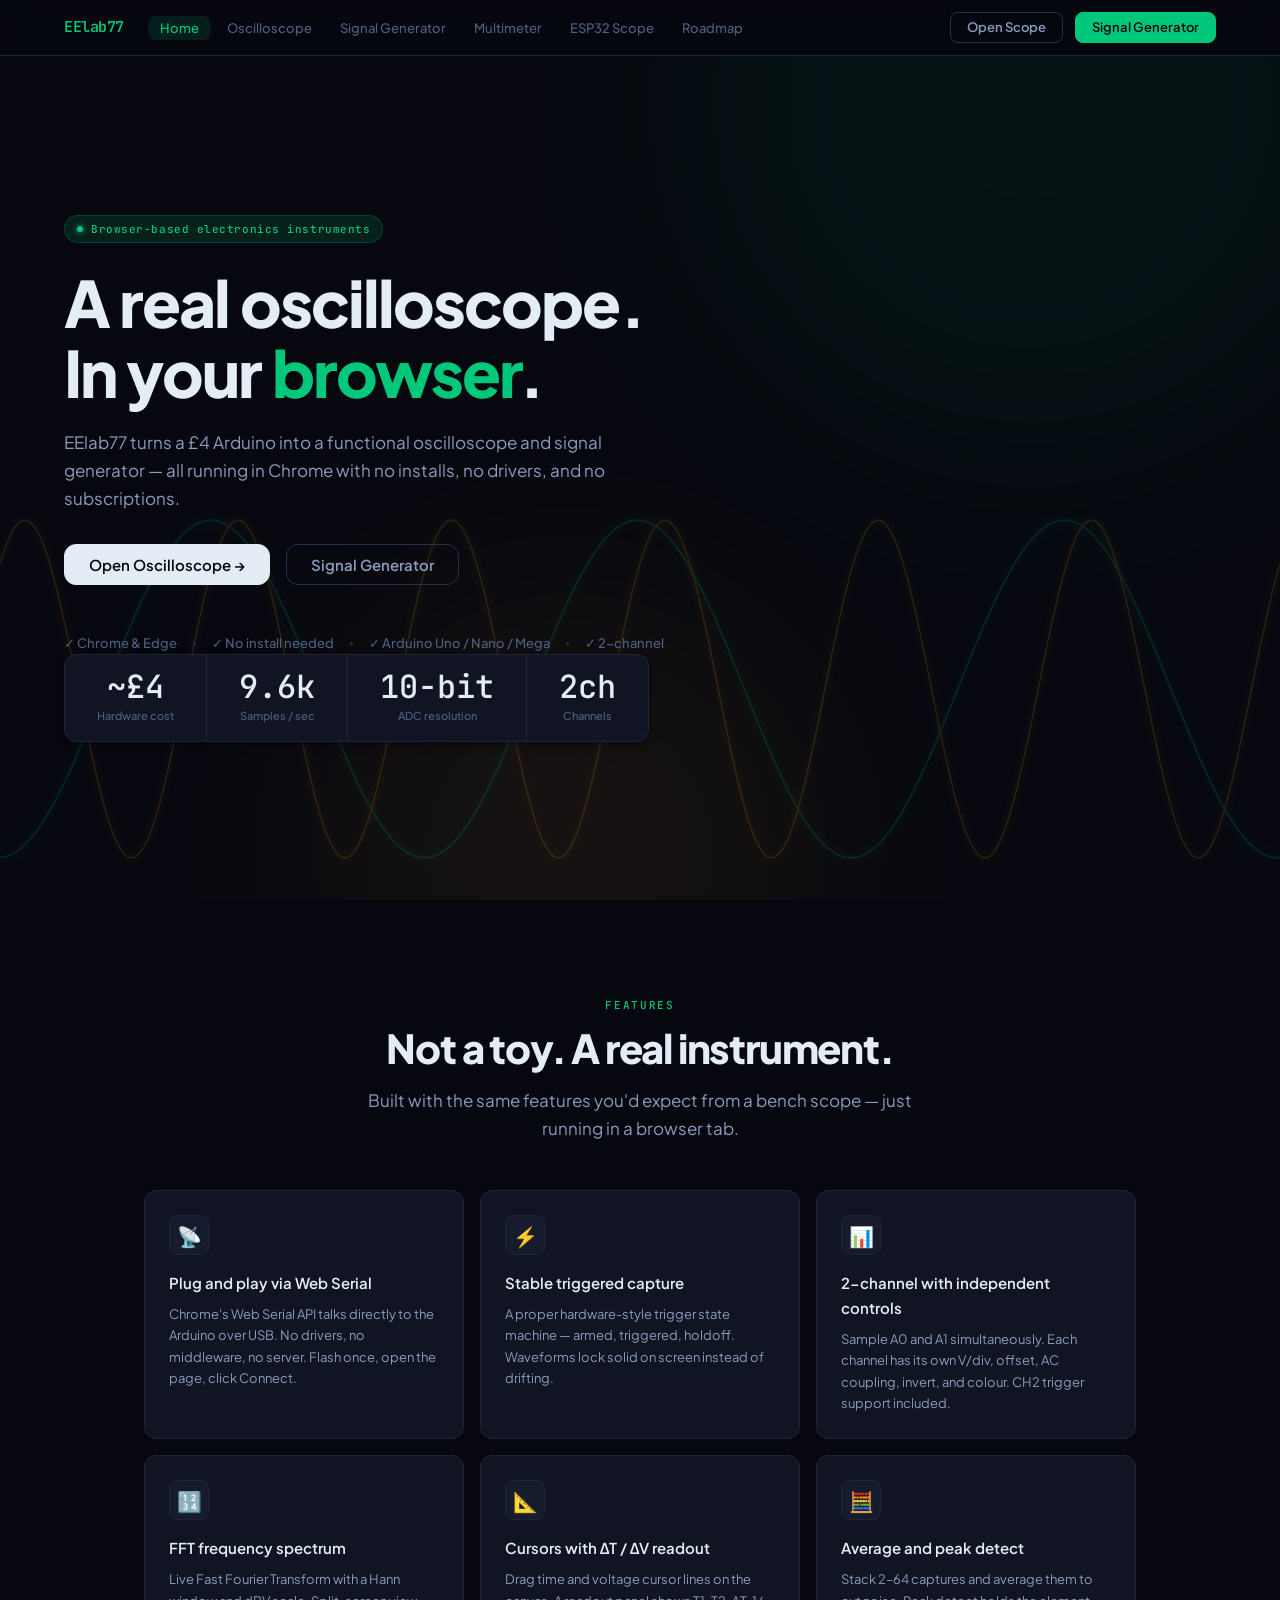
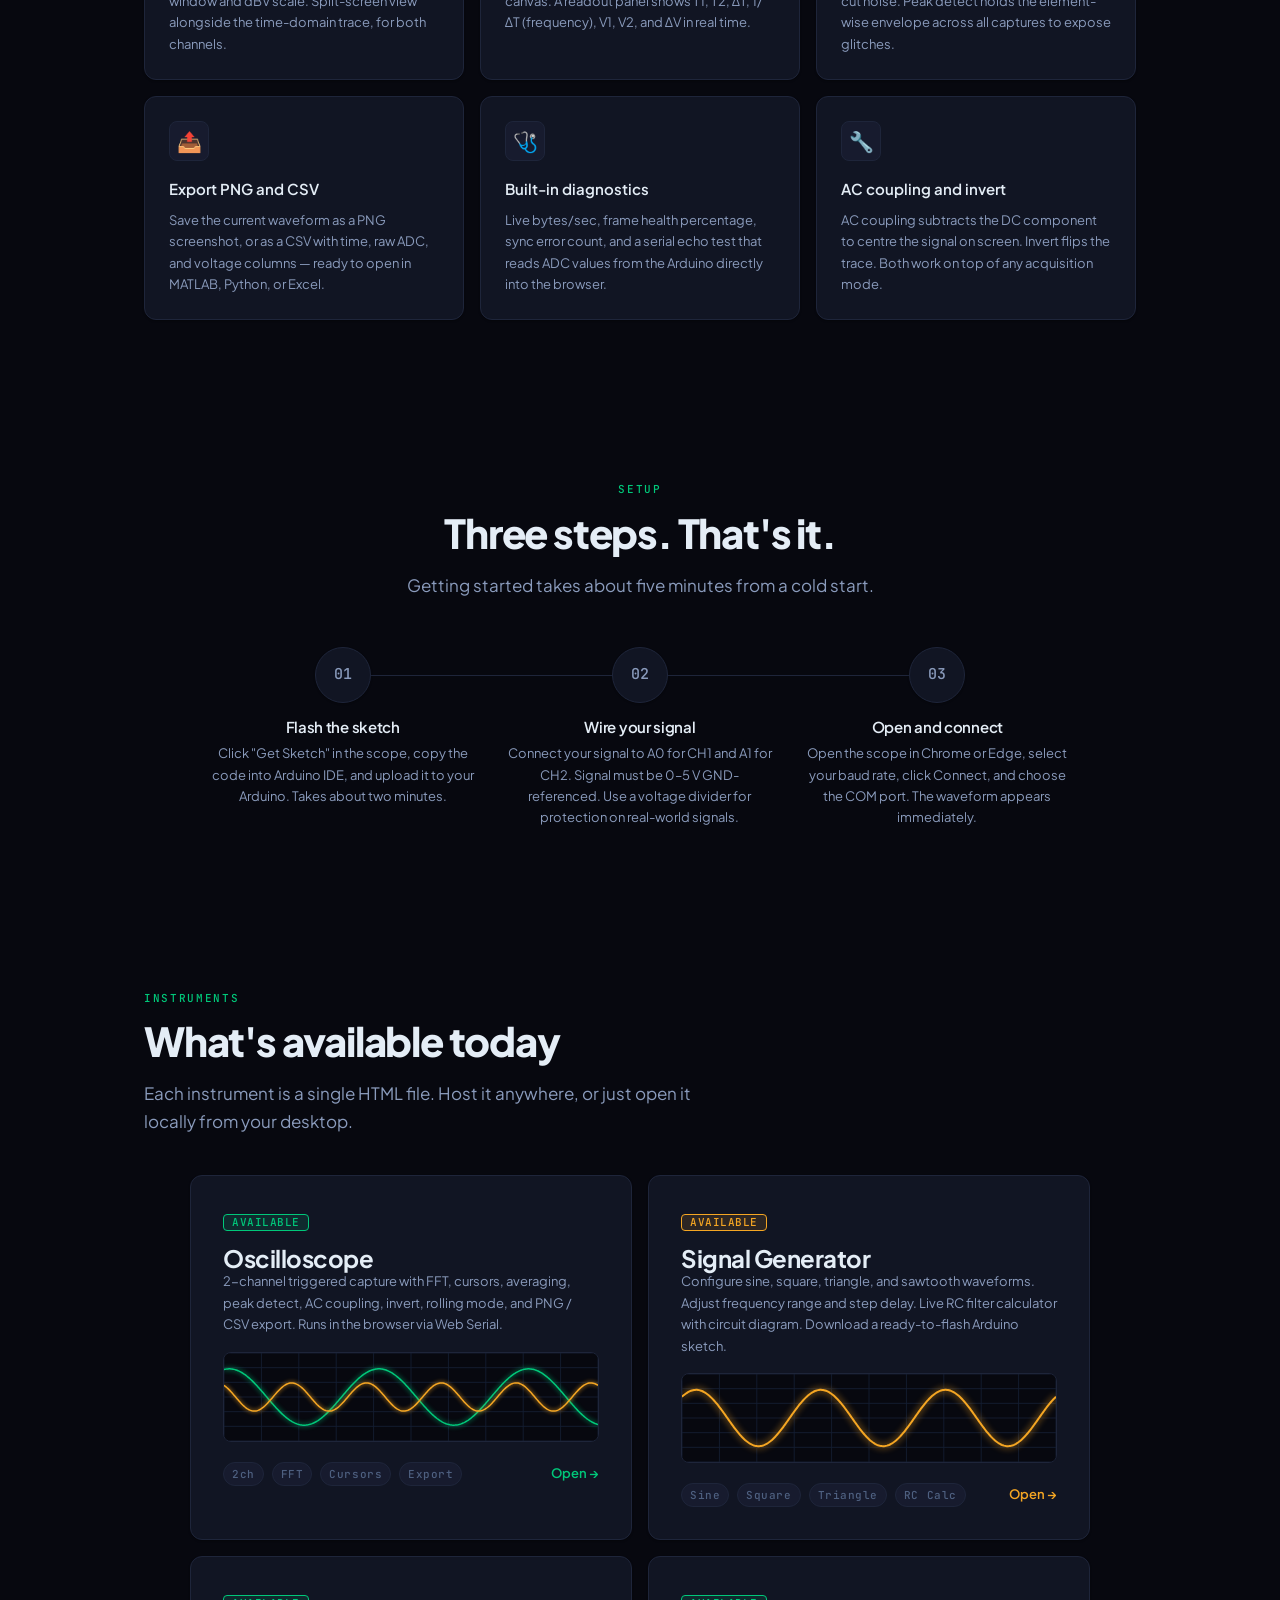
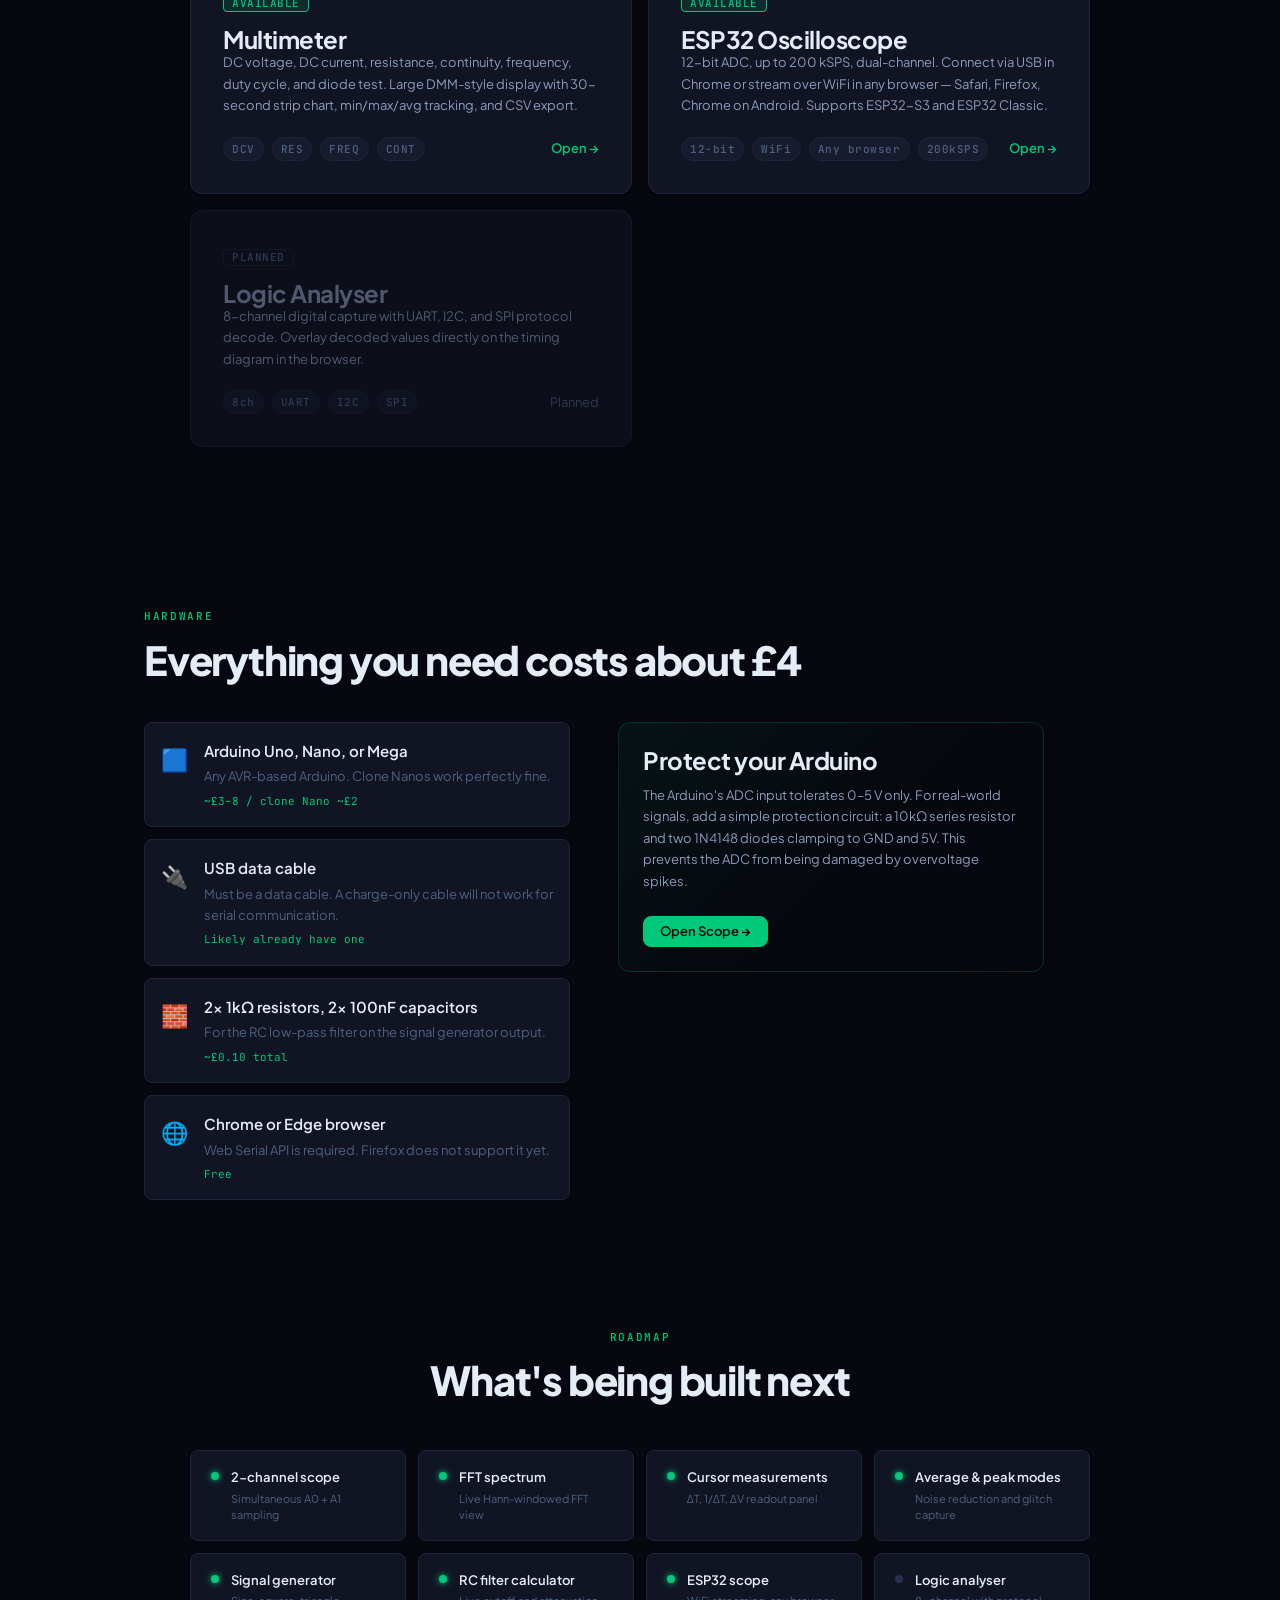
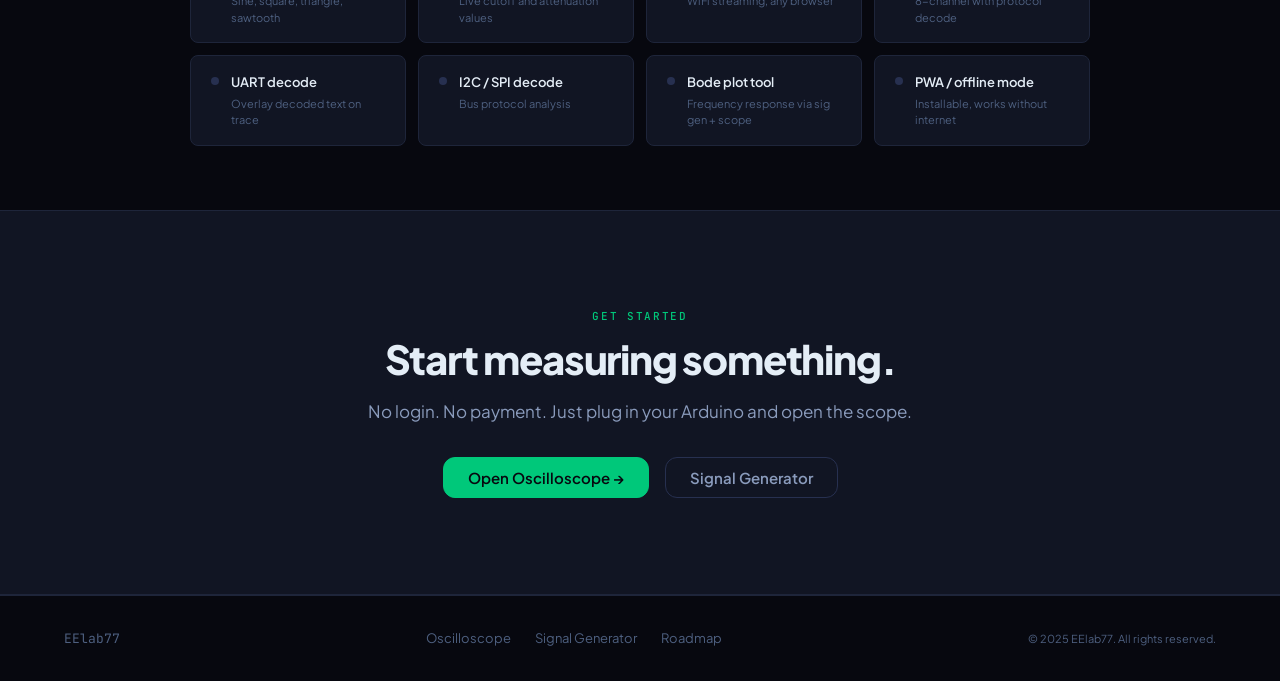
<file: index.html>
<!DOCTYPE html>
<html lang="en">
<head>
  <meta charset="UTF-8">
  <meta name="viewport" content="width=device-width, initial-scale=1.0">
  <title>EElab77 — Browser-Based Electronics Instruments</title>
  <meta name="description" content="EElab77 turns a £4 Arduino into a functional oscilloscope and signal generator — running entirely in your browser. No installs, no drivers.">

  <!-- Favicon -->
  <link rel="icon" type="image/svg+xml" href="assets/img/favicon.svg">

  <!-- CSS — load order matters: tokens first, then base, then components -->
  <link rel="stylesheet" href="assets/css/tokens.css">
  <link rel="stylesheet" href="assets/css/base.css">
  <link rel="stylesheet" href="assets/css/components.css">
  <link rel="stylesheet" href="assets/css/nav.css">
  <link rel="stylesheet" href="assets/css/site.css">
</head>
<body class="site-page">

  <!-- ═══════════════════════════════════════════════════════
       NAV
  ════════════════════════════════════════════════════════ -->
  <nav class="nav">
    <a href="index.html" class="nav__logo">
      <span class="nav__logo-mark">EElab77</span>
    </a>

    <ul class="nav__links">
      <li><a href="index.html"            class="nav__link">Home</a></li>
      <li><a href="scope.html"            class="nav__link">Oscilloscope</a></li>
      <li><a href="signal-generator.html" class="nav__link">Signal Generator</a></li>
      <li><a href="multimeter.html"       class="nav__link">Multimeter</a></li>
      <li><a href="esp32-scope.html"      class="nav__link">ESP32 Scope</a></li>
      <li><a href="#roadmap"              class="nav__link">Roadmap</a></li>
    </ul>

    <div class="nav__actions">
      <a href="scope.html"            class="btn btn--ghost">Open Scope</a>
      <a href="signal-generator.html" class="btn btn--green">Signal Generator</a>
    </div>
  </nav>


  <!-- ═══════════════════════════════════════════════════════
       HERO
  ════════════════════════════════════════════════════════ -->
  <section class="hero">

    <!-- Background canvas + glow blobs -->
    <div class="hero__bg">
      <div class="hero__bg-glow hero__bg-glow--1"></div>
      <div class="hero__bg-glow hero__bg-glow--2"></div>
      <canvas id="hero-bg-canvas" class="hero__bg-canvas"></canvas>
    </div>

    <div class="hero__inner">
      <div class="hero__tag">Browser-based electronics instruments</div>

      <h1 class="hero__title">
        A real oscilloscope.<br>
        In your <em>browser</em>.
      </h1>

      <p class="hero__body">
        EElab77 turns a £4 Arduino into a functional oscilloscope and signal
        generator — all running in Chrome with no installs, no drivers, and
        no subscriptions.
      </p>

      <div class="hero__actions">
        <a href="scope.html"            class="btn btn--primary btn--lg">Open Oscilloscope →</a>
        <a href="signal-generator.html" class="btn btn--ghost   btn--lg">Signal Generator</a>
      </div>

      <div class="hero__proof">
        <span>✓ Chrome &amp; Edge</span>
        <span class="hero__proof-dot"></span>
        <span>✓ No install needed</span>
        <span class="hero__proof-dot"></span>
        <span>✓ Arduino Uno / Nano / Mega</span>
        <span class="hero__proof-dot"></span>
        <span>✓ 2-channel</span>
      </div>
    </div>

    <!-- Stats bar -->
    <div class="hero__stats">
      <div class="hero__stat">
        <div class="hero__stat-num">~£4</div>
        <div class="hero__stat-label">Hardware cost</div>
      </div>
      <div class="hero__stat">
        <div class="hero__stat-num">9.6k</div>
        <div class="hero__stat-label">Samples / sec</div>
      </div>
      <div class="hero__stat">
        <div class="hero__stat-num">10-bit</div>
        <div class="hero__stat-label">ADC resolution</div>
      </div>
      <div class="hero__stat">
        <div class="hero__stat-num">2ch</div>
        <div class="hero__stat-label">Channels</div>
      </div>
    </div>

  </section>


  <!-- ═══════════════════════════════════════════════════════
       FEATURES
  ════════════════════════════════════════════════════════ -->
  <section id="features" class="section">
    <div class="section__header--center">
      <div class="section__label">Features</div>
      <h2 class="section__title">Not a toy. A real instrument.</h2>
      <p class="section__sub">
        Built with the same features you'd expect from a bench scope —
        just running in a browser tab.
      </p>
    </div>

    <div class="page-container">
      <div class="features-grid">

        <div class="card card--interactive">
          <div class="feature-card__icon">📡</div>
          <div class="feature-card__title">Plug and play via Web Serial</div>
          <p class="feature-card__body">
            Chrome's Web Serial API talks directly to the Arduino over USB.
            No drivers, no middleware, no server. Flash once, open the page,
            click Connect.
          </p>
        </div>

        <div class="card card--interactive">
          <div class="feature-card__icon">⚡</div>
          <div class="feature-card__title">Stable triggered capture</div>
          <p class="feature-card__body">
            A proper hardware-style trigger state machine — armed, triggered,
            holdoff. Waveforms lock solid on screen instead of drifting.
          </p>
        </div>

        <div class="card card--interactive">
          <div class="feature-card__icon">📊</div>
          <div class="feature-card__title">2-channel with independent controls</div>
          <p class="feature-card__body">
            Sample A0 and A1 simultaneously. Each channel has its own V/div,
            offset, AC coupling, invert, and colour. CH2 trigger support
            included.
          </p>
        </div>

        <div class="card card--interactive">
          <div class="feature-card__icon">🔢</div>
          <div class="feature-card__title">FFT frequency spectrum</div>
          <p class="feature-card__body">
            Live Fast Fourier Transform with a Hann window and dBV scale.
            Split-screen view alongside the time-domain trace, for both
            channels.
          </p>
        </div>

        <div class="card card--interactive">
          <div class="feature-card__icon">📐</div>
          <div class="feature-card__title">Cursors with ΔT / ΔV readout</div>
          <p class="feature-card__body">
            Drag time and voltage cursor lines on the canvas. A readout panel
            shows T1, T2, ΔT, 1/ΔT (frequency), V1, V2, and ΔV in real time.
          </p>
        </div>

        <div class="card card--interactive">
          <div class="feature-card__icon">🧮</div>
          <div class="feature-card__title">Average and peak detect</div>
          <p class="feature-card__body">
            Stack 2–64 captures and average them to cut noise. Peak detect
            holds the element-wise envelope across all captures to expose
            glitches.
          </p>
        </div>

        <div class="card card--interactive">
          <div class="feature-card__icon">📤</div>
          <div class="feature-card__title">Export PNG and CSV</div>
          <p class="feature-card__body">
            Save the current waveform as a PNG screenshot, or as a CSV with
            time, raw ADC, and voltage columns — ready to open in MATLAB,
            Python, or Excel.
          </p>
        </div>

        <div class="card card--interactive">
          <div class="feature-card__icon">🩺</div>
          <div class="feature-card__title">Built-in diagnostics</div>
          <p class="feature-card__body">
            Live bytes/sec, frame health percentage, sync error count, and a
            serial echo test that reads ADC values from the Arduino directly
            into the browser.
          </p>
        </div>

        <div class="card card--interactive">
          <div class="feature-card__icon">🔧</div>
          <div class="feature-card__title">AC coupling and invert</div>
          <p class="feature-card__body">
            AC coupling subtracts the DC component to centre the signal on
            screen. Invert flips the trace. Both work on top of any
            acquisition mode.
          </p>
        </div>

      </div>
    </div>
  </section>


  <!-- ═══════════════════════════════════════════════════════
       HOW IT WORKS
  ════════════════════════════════════════════════════════ -->
  <section id="how" class="section section--tight">
    <div class="section__header--center">
      <div class="section__label">Setup</div>
      <h2 class="section__title">Three steps. That's it.</h2>
      <p class="section__sub">
        Getting started takes about five minutes from a cold start.
      </p>
    </div>

    <div class="page-container">
      <div class="steps-row">

        <div class="step">
          <div class="step__circle">01</div>
          <h3 class="step__title">Flash the sketch</h3>
          <p class="step__body">
            Click "Get Sketch" in the scope, copy the code into Arduino IDE,
            and upload it to your Arduino. Takes about two minutes.
          </p>
        </div>

        <div class="step">
          <div class="step__circle">02</div>
          <h3 class="step__title">Wire your signal</h3>
          <p class="step__body">
            Connect your signal to A0 for CH1 and A1 for CH2. Signal must be
            0–5 V GND-referenced. Use a voltage divider for protection on
            real-world signals.
          </p>
        </div>

        <div class="step">
          <div class="step__circle">03</div>
          <h3 class="step__title">Open and connect</h3>
          <p class="step__body">
            Open the scope in Chrome or Edge, select your baud rate, click
            Connect, and choose the COM port. The waveform appears
            immediately.
          </p>
        </div>

      </div>
    </div>
  </section>


  <!-- ═══════════════════════════════════════════════════════
       INSTRUMENTS
  ════════════════════════════════════════════════════════ -->
  <section id="instruments" class="section">
    <div class="page-container">
      <div class="section__label">Instruments</div>
      <h2 class="section__title">What's available today</h2>
      <p class="section__sub">
        Each instrument is a single HTML file. Host it anywhere, or just
        open it locally from your desktop.
      </p>

      <div class="instruments-grid" style="margin-top: 40px;">

        <!-- Scope card -->
        <a href="scope.html" class="card card--interactive instrument-card">
          <div>
            <span class="badge badge--green">Available</span>
            <h3 class="instrument-card__title">Oscilloscope</h3>
            <p class="instrument-card__body">
              2-channel triggered capture with FFT, cursors, averaging,
              peak detect, AC coupling, invert, rolling mode, and
              PNG / CSV export. Runs in the browser via Web Serial.
            </p>
            <!-- Mini animated preview -->
            <div class="scope-preview" style="margin-top: 16px;">
              <canvas id="scope-card-canvas"></canvas>
            </div>
          </div>
          <div class="instrument-card__footer">
            <div class="instrument-card__tags">
              <span class="tag">2ch</span>
              <span class="tag">FFT</span>
              <span class="tag">Cursors</span>
              <span class="tag">Export</span>
            </div>
            <span class="instrument-card__link">Open →</span>
          </div>
        </a>

        <!-- Signal generator card -->
        <a href="signal-generator.html" class="card card--interactive instrument-card instrument-card--amber">
          <div>
            <span class="badge badge--amber">Available</span>
            <h3 class="instrument-card__title">Signal Generator</h3>
            <p class="instrument-card__body">
              Configure sine, square, triangle, and sawtooth waveforms.
              Adjust frequency range and step delay. Live RC filter
              calculator with circuit diagram. Download a ready-to-flash
              Arduino sketch.
            </p>
            <!-- Mini animated preview -->
            <div class="scope-preview" style="margin-top: 16px;">
              <canvas id="siggen-card-canvas"></canvas>
            </div>
          </div>
          <div class="instrument-card__footer">
            <div class="instrument-card__tags">
              <span class="tag">Sine</span>
              <span class="tag">Square</span>
              <span class="tag">Triangle</span>
              <span class="tag">RC Calc</span>
            </div>
            <span class="instrument-card__link">Open →</span>
          </div>
        </a>
        
        <!-- Multimeter card -->
        <a href="multimeter.html" class="card card--interactive instrument-card">
          <div>
            <span class="badge badge--green">Available</span>
            <h3 class="instrument-card__title">Multimeter</h3>
            <p class="instrument-card__body">
              DC voltage, DC current, resistance, continuity, frequency,
              duty cycle, and diode test. Large DMM-style display with
              30-second strip chart, min/max/avg tracking, and CSV export.
            </p>
          </div>
          <div class="instrument-card__footer">
            <div class="instrument-card__tags">
              <span class="tag">DCV</span>
              <span class="tag">RES</span>
              <span class="tag">FREQ</span>
              <span class="tag">CONT</span>
            </div>
            <span class="instrument-card__link">Open &rarr;</span>
          </div>
        </a>

        <!-- ESP32 scope — coming soon -->
        <!-- ESP32 Scope card -->
        <a href="esp32-scope.html"
           class="card card--interactive instrument-card">
          <div>
            <span class="badge badge--green">Available</span>
            <h3 class="instrument-card__title">ESP32 Oscilloscope</h3>
            <p class="instrument-card__body">
              12-bit ADC, up to 200&nbsp;kSPS, dual-channel.
              Connect via USB in Chrome or stream over WiFi in
              any browser — Safari, Firefox, Chrome on Android.
              Supports ESP32-S3 and ESP32 Classic.
            </p>
          </div>
          <div class="instrument-card__footer">
            <div class="instrument-card__tags">
              <span class="tag">12-bit</span>
              <span class="tag">WiFi</span>
              <span class="tag">Any browser</span>
              <span class="tag">200kSPS</span>
            </div>
            <span class="instrument-card__link">Open &rarr;</span>
          </div>
        </a>

        <!-- Logic analyser — planned -->
        <div class="card instrument-card" style="opacity: 0.55; cursor: default;">
          <div>
            <span class="badge">Planned</span>
            <h3 class="instrument-card__title" style="color: var(--color-text-2);">
              Logic Analyser
            </h3>
            <p class="instrument-card__body">
              8-channel digital capture with UART, I2C, and SPI protocol
              decode. Overlay decoded values directly on the timing
              diagram in the browser.
            </p>
          </div>
          <div class="instrument-card__footer">
            <div class="instrument-card__tags">
              <span class="tag">8ch</span>
              <span class="tag">UART</span>
              <span class="tag">I2C</span>
              <span class="tag">SPI</span>
            </div>
            <span style="font-size: var(--text-sm); color: var(--color-text-3);">
              Planned
            </span>
          </div>
        </div>

      </div>
    </div>
  </section>


  <!-- ═══════════════════════════════════════════════════════
       HARDWARE
  ════════════════════════════════════════════════════════ -->
  <section id="hardware" class="section section--tight">
    <div class="page-container">
      <div class="section__label">Hardware</div>
      <h2 class="section__title">Everything you need costs about £4</h2>

      <div style="
        display: grid;
        grid-template-columns: 1fr 1fr;
        gap: 48px;
        align-items: start;
        margin-top: 40px;
        max-width: 900px;
      ">

        <!-- Parts list -->
        <div style="display: flex; flex-direction: column; gap: 12px;">

          <div class="card card--compact" style="display: flex; align-items: flex-start; gap: 16px;">
            <span style="font-size: 22px; flex-shrink: 0; margin-top: 2px;">🟦</span>
            <div>
              <div style="font-size: var(--text-base); font-weight: var(--weight-semibold); color: var(--color-text); margin-bottom: 3px;">
                Arduino Uno, Nano, or Mega
              </div>
              <div style="font-size: var(--text-sm); color: var(--color-text-3);">
                Any AVR-based Arduino. Clone Nanos work perfectly fine.
              </div>
              <div style="font-family: var(--font-mono); font-size: var(--text-xs); color: var(--color-green); margin-top: 4px;">
                ~£3–8 / clone Nano ~£2
              </div>
            </div>
          </div>

          <div class="card card--compact" style="display: flex; align-items: flex-start; gap: 16px;">
            <span style="font-size: 22px; flex-shrink: 0; margin-top: 2px;">🔌</span>
            <div>
              <div style="font-size: var(--text-base); font-weight: var(--weight-semibold); color: var(--color-text); margin-bottom: 3px;">
                USB data cable
              </div>
              <div style="font-size: var(--text-sm); color: var(--color-text-3);">
                Must be a data cable. A charge-only cable will not work
                for serial communication.
              </div>
              <div style="font-family: var(--font-mono); font-size: var(--text-xs); color: var(--color-green); margin-top: 4px;">
                Likely already have one
              </div>
            </div>
          </div>

          <div class="card card--compact" style="display: flex; align-items: flex-start; gap: 16px;">
            <span style="font-size: 22px; flex-shrink: 0; margin-top: 2px;">🧱</span>
            <div>
              <div style="font-size: var(--text-base); font-weight: var(--weight-semibold); color: var(--color-text); margin-bottom: 3px;">
                2× 1kΩ resistors, 2× 100nF capacitors
              </div>
              <div style="font-size: var(--text-sm); color: var(--color-text-3);">
                For the RC low-pass filter on the signal generator output.
              </div>
              <div style="font-family: var(--font-mono); font-size: var(--text-xs); color: var(--color-green); margin-top: 4px;">
                ~£0.10 total
              </div>
            </div>
          </div>

          <div class="card card--compact" style="display: flex; align-items: flex-start; gap: 16px;">
            <span style="font-size: 22px; flex-shrink: 0; margin-top: 2px;">🌐</span>
            <div>
              <div style="font-size: var(--text-base); font-weight: var(--weight-semibold); color: var(--color-text); margin-bottom: 3px;">
                Chrome or Edge browser
              </div>
              <div style="font-size: var(--text-sm); color: var(--color-text-3);">
                Web Serial API is required. Firefox does not support it yet.
              </div>
              <div style="font-family: var(--font-mono); font-size: var(--text-xs); color: var(--color-green); margin-top: 4px;">
                Free
              </div>
            </div>
          </div>

        </div>

        <!-- Protection callout -->
        <div class="card" style="
          background: linear-gradient(135deg, rgba(0,200,122,0.06) 0%, transparent 60%);
          border-color: rgba(0,200,122,0.2);
        ">
          <h3 style="
            font-size: var(--text-xl);
            font-weight: var(--weight-bold);
            color: var(--color-text);
            margin-bottom: 12px;
            letter-spacing: var(--tracking-snug);
          ">
            Protect your Arduino
          </h3>
          <p style="
            font-size: var(--text-sm);
            color: var(--color-text-2);
            line-height: var(--leading-relaxed);
            margin-bottom: 24px;
          ">
            The Arduino's ADC input tolerates 0–5 V only. For real-world
            signals, add a simple protection circuit: a 10kΩ series resistor
            and two 1N4148 diodes clamping to GND and 5V. This prevents
            the ADC from being damaged by overvoltage spikes.
          </p>
          <a href="scope.html" class="btn btn--green">Open Scope →</a>
        </div>

      </div>
    </div>
  </section>


  <!-- ═══════════════════════════════════════════════════════
       ROADMAP
  ════════════════════════════════════════════════════════ -->
  <section id="roadmap" class="section section--tight">
    <div class="section__header--center">
      <div class="section__label">Roadmap</div>
      <h2 class="section__title">What's being built next</h2>
    </div>

    <div class="page-container">
      <div class="roadmap-grid">

        <div class="roadmap-item">
          <div class="roadmap-item__dot roadmap-item__dot--done"></div>
          <div>
            <div class="roadmap-item__title">2-channel scope</div>
            <div class="roadmap-item__body">Simultaneous A0 + A1 sampling</div>
          </div>
        </div>

        <div class="roadmap-item">
          <div class="roadmap-item__dot roadmap-item__dot--done"></div>
          <div>
            <div class="roadmap-item__title">FFT spectrum</div>
            <div class="roadmap-item__body">Live Hann-windowed FFT view</div>
          </div>
        </div>

        <div class="roadmap-item">
          <div class="roadmap-item__dot roadmap-item__dot--done"></div>
          <div>
            <div class="roadmap-item__title">Cursor measurements</div>
            <div class="roadmap-item__body">ΔT, 1/ΔT, ΔV readout panel</div>
          </div>
        </div>

        <div class="roadmap-item">
          <div class="roadmap-item__dot roadmap-item__dot--done"></div>
          <div>
            <div class="roadmap-item__title">Average &amp; peak modes</div>
            <div class="roadmap-item__body">Noise reduction and glitch capture</div>
          </div>
        </div>

        <div class="roadmap-item">
          <div class="roadmap-item__dot roadmap-item__dot--done"></div>
          <div>
            <div class="roadmap-item__title">Signal generator</div>
            <div class="roadmap-item__body">Sine, square, triangle, sawtooth</div>
          </div>
        </div>

        <div class="roadmap-item">
          <div class="roadmap-item__dot roadmap-item__dot--done"></div>
          <div>
            <div class="roadmap-item__title">RC filter calculator</div>
            <div class="roadmap-item__body">Live cutoff and attenuation values</div>
          </div>
        </div>

        <div class="roadmap-item">
          <div class="roadmap-item__dot roadmap-item__dot--done"></div>
          <div>
            <div class="roadmap-item__title">ESP32 scope</div>
            <div class="roadmap-item__body">WiFi streaming, any browser</div>
          </div>
        </div>

        <div class="roadmap-item">
          <div class="roadmap-item__dot roadmap-item__dot--future"></div>
          <div>
            <div class="roadmap-item__title">Logic analyser</div>
            <div class="roadmap-item__body">8-channel with protocol decode</div>
          </div>
        </div>

        <div class="roadmap-item">
          <div class="roadmap-item__dot roadmap-item__dot--future"></div>
          <div>
            <div class="roadmap-item__title">UART decode</div>
            <div class="roadmap-item__body">Overlay decoded text on trace</div>
          </div>
        </div>

        <div class="roadmap-item">
          <div class="roadmap-item__dot roadmap-item__dot--future"></div>
          <div>
            <div class="roadmap-item__title">I2C / SPI decode</div>
            <div class="roadmap-item__body">Bus protocol analysis</div>
          </div>
        </div>

        <div class="roadmap-item">
          <div class="roadmap-item__dot roadmap-item__dot--future"></div>
          <div>
            <div class="roadmap-item__title">Bode plot tool</div>
            <div class="roadmap-item__body">Frequency response via sig gen + scope</div>
          </div>
        </div>

        <div class="roadmap-item">
          <div class="roadmap-item__dot roadmap-item__dot--future"></div>
          <div>
            <div class="roadmap-item__title">PWA / offline mode</div>
            <div class="roadmap-item__body">Installable, works without internet</div>
          </div>
        </div>

      </div>
    </div>
  </section>


  <!-- ═══════════════════════════════════════════════════════
       CTA
  ════════════════════════════════════════════════════════ -->
  <section class="cta-section">
    <div class="page-container">
      <div class="section__label" style="text-align: center;">Get started</div>
      <h2 class="section__title" style="
        text-align: center;
        font-size: var(--text-3xl);
        max-width: 560px;
        margin-inline: auto;
      ">
        Start measuring something.
      </h2>
      <p style="
        text-align: center;
        font-size: var(--text-md);
        color: var(--color-text-2);
        margin-top: 12px;
      ">
        No login. No payment. Just plug in your Arduino and open the scope.
      </p>
      <div class="cta-section__actions">
        <a href="scope.html"            class="btn btn--green  btn--lg">Open Oscilloscope →</a>
        <a href="signal-generator.html" class="btn btn--ghost  btn--lg">Signal Generator</a>
      </div>
    </div>
  </section>


  <!-- ═══════════════════════════════════════════════════════
       FOOTER
  ════════════════════════════════════════════════════════ -->
  <footer class="footer">
    <a href="index.html" class="footer__logo">EElab77</a>

    <nav class="footer__links">
      <a href="scope.html"            class="footer__link">Oscilloscope</a>
      <a href="signal-generator.html" class="footer__link">Signal Generator</a>
      <a href="#roadmap"              class="footer__link">Roadmap</a>
    </nav>

    <div class="footer__copy">
      &copy; 2025 EElab77. All rights reserved.
    </div>
  </footer>


  <!-- ═══════════════════════════════════════════════════════
       JS — load order: animations first, nav last
  ════════════════════════════════════════════════════════ -->
  <script src="assets/js/home-animations.js"></script>
  <script src="assets/js/nav.js"></script>

</body>
</html>
</file>
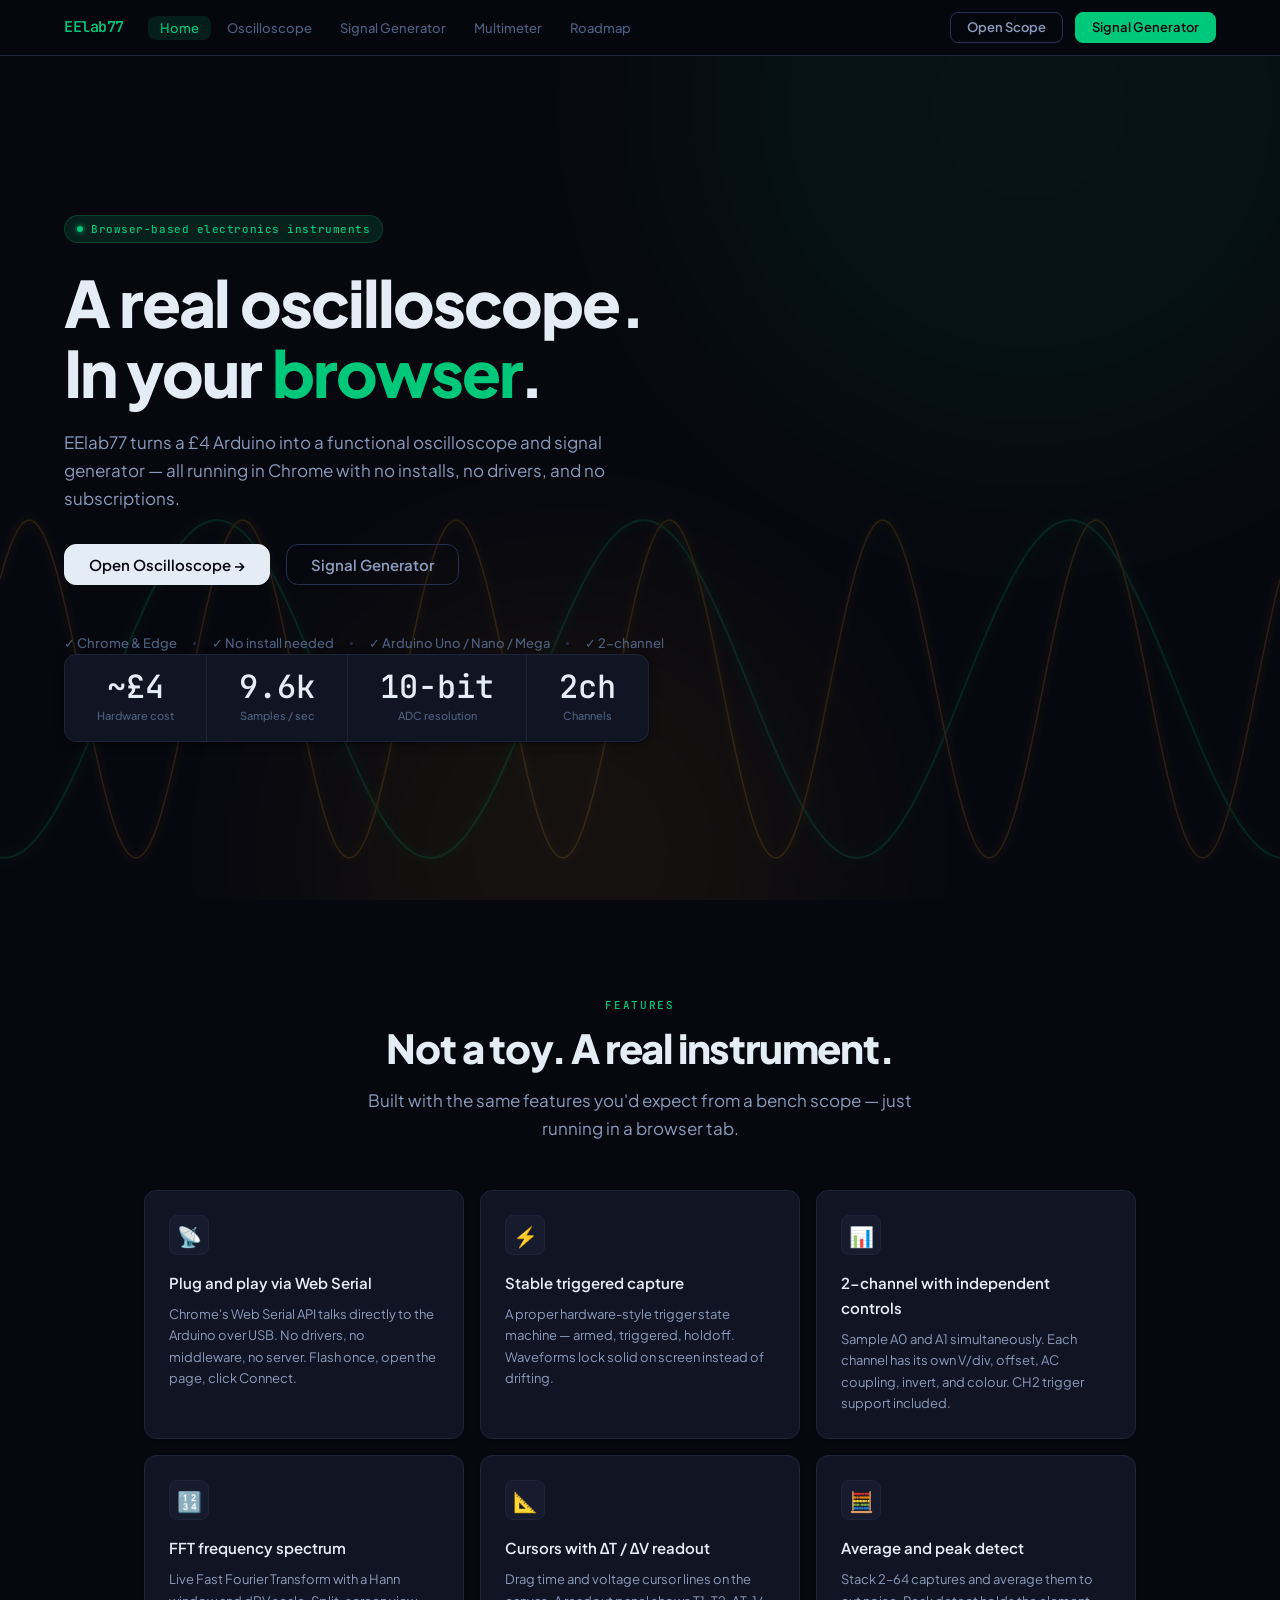
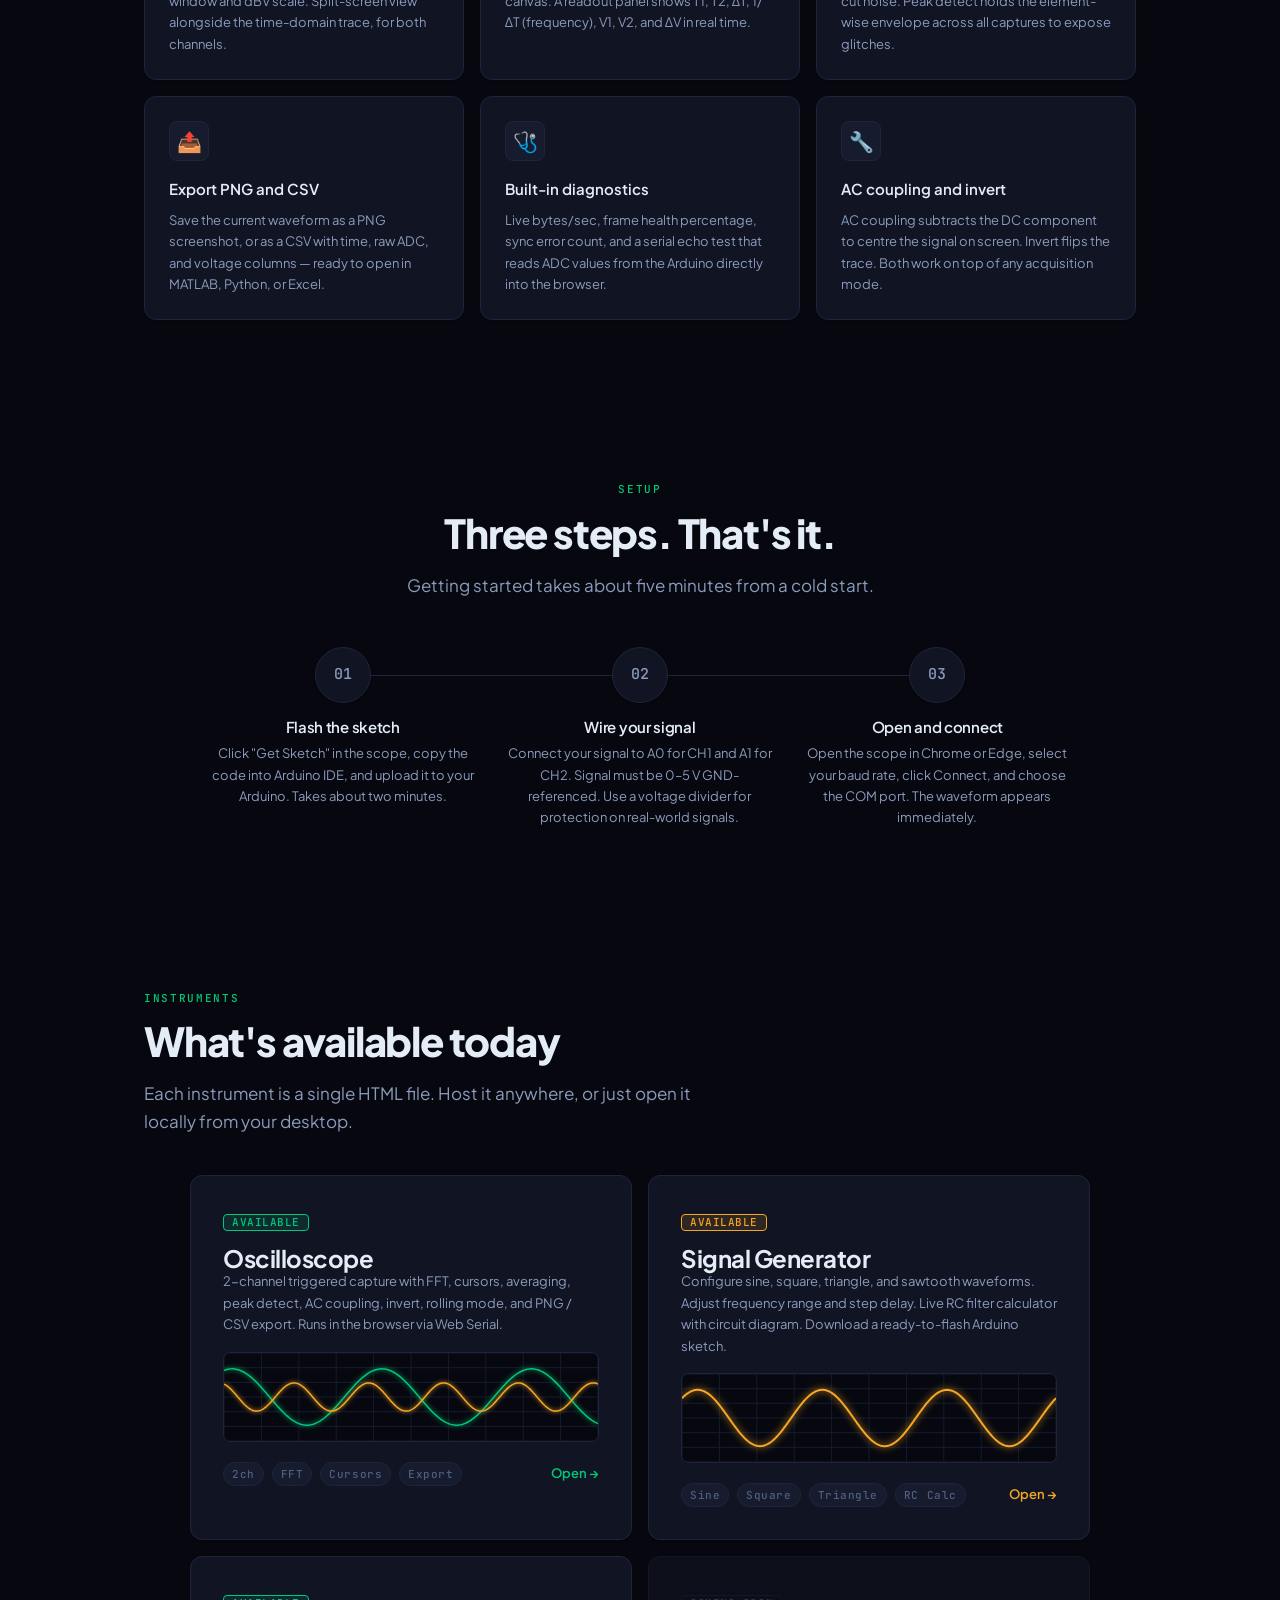
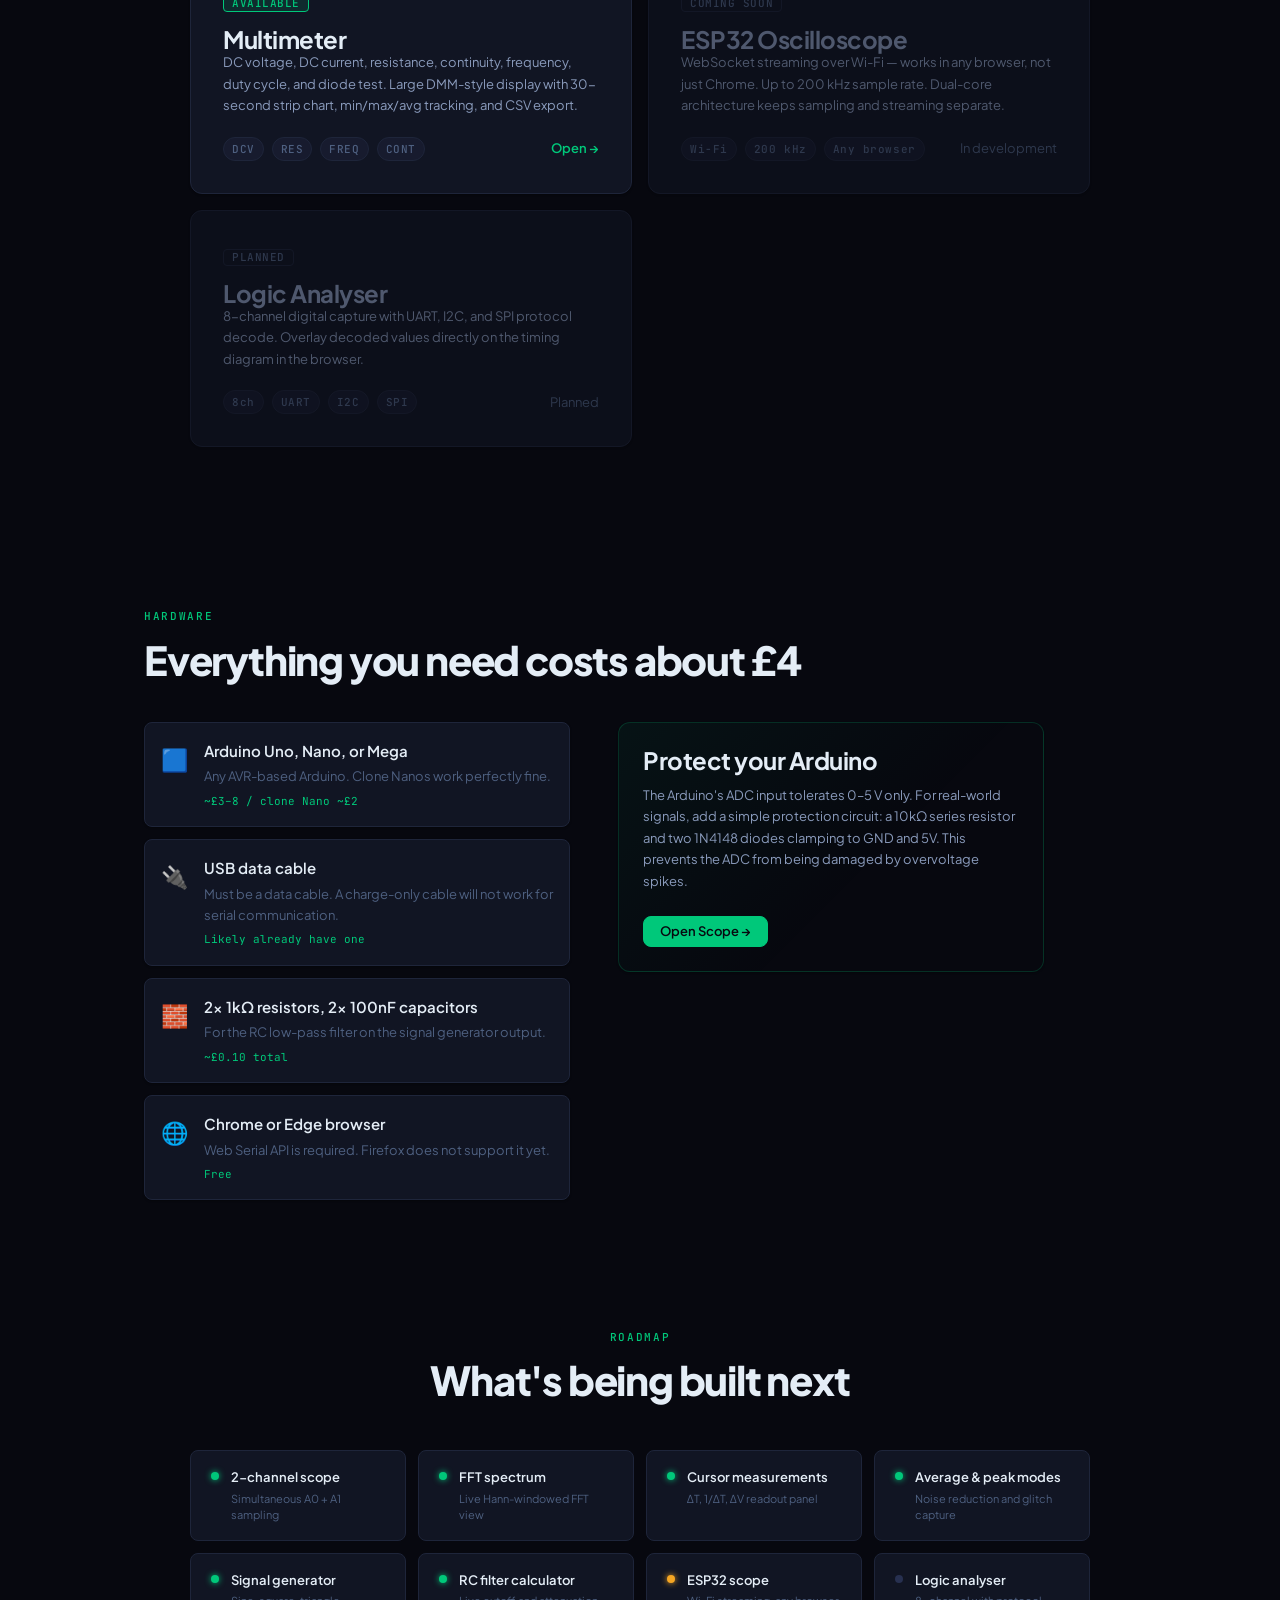
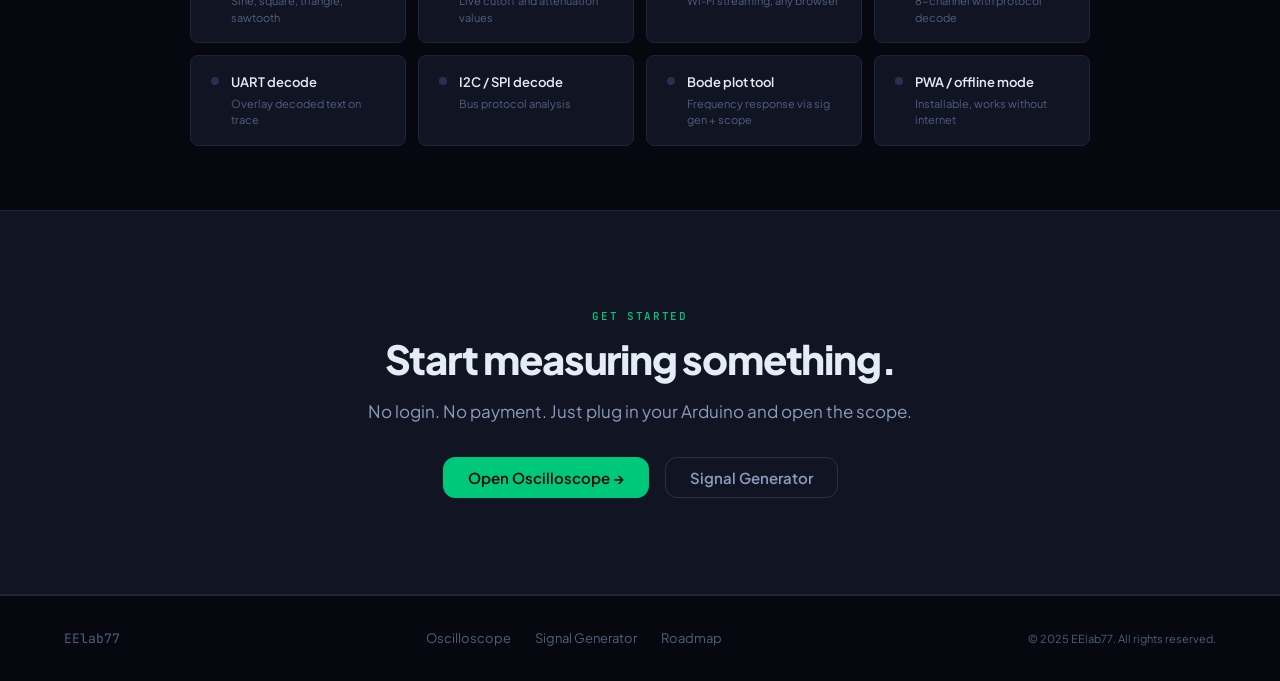
<file: .claude/worktrees/youthful-blackburn-d7c091/index.html>
<!DOCTYPE html>
<html lang="en">
<head>
  <meta charset="UTF-8">
  <meta name="viewport" content="width=device-width, initial-scale=1.0">
  <title>EElab77 — Browser-Based Electronics Instruments</title>
  <meta name="description" content="EElab77 turns a £4 Arduino into a functional oscilloscope and signal generator — running entirely in your browser. No installs, no drivers.">

  <!-- Favicon -->
  <link rel="icon" type="image/svg+xml" href="assets/img/favicon.svg">

  <!-- CSS — load order matters: tokens first, then base, then components -->
  <link rel="stylesheet" href="assets/css/tokens.css">
  <link rel="stylesheet" href="assets/css/base.css">
  <link rel="stylesheet" href="assets/css/components.css">
  <link rel="stylesheet" href="assets/css/nav.css">
  <link rel="stylesheet" href="assets/css/site.css">
</head>
<body class="site-page">

  <!-- ═══════════════════════════════════════════════════════
       NAV
  ════════════════════════════════════════════════════════ -->
  <nav class="nav">
    <a href="index.html" class="nav__logo">
      <span class="nav__logo-mark">EElab77</span>
    </a>

    <ul class="nav__links">
      <li><a href="index.html"              class="nav__link">Home</a></li>
      <li><a href="scope.html"              class="nav__link">Oscilloscope</a></li>
      <li><a href="signal-generator.html"   class="nav__link">Signal Generator</a></li>
      <li><a href="multimeter.html"         class="nav__link">Multimeter</a></li>
      <li><a href="#roadmap"                class="nav__link">Roadmap</a></li>
    </ul>

    <div class="nav__actions">
      <a href="scope.html"            class="btn btn--ghost">Open Scope</a>
      <a href="signal-generator.html" class="btn btn--green">Signal Generator</a>
    </div>
  </nav>


  <!-- ═══════════════════════════════════════════════════════
       HERO
  ════════════════════════════════════════════════════════ -->
  <section class="hero">

    <!-- Background canvas + glow blobs -->
    <div class="hero__bg">
      <div class="hero__bg-glow hero__bg-glow--1"></div>
      <div class="hero__bg-glow hero__bg-glow--2"></div>
      <canvas id="hero-bg-canvas" class="hero__bg-canvas"></canvas>
    </div>

    <div class="hero__inner">
      <div class="hero__tag">Browser-based electronics instruments</div>

      <h1 class="hero__title">
        A real oscilloscope.<br>
        In your <em>browser</em>.
      </h1>

      <p class="hero__body">
        EElab77 turns a £4 Arduino into a functional oscilloscope and signal
        generator — all running in Chrome with no installs, no drivers, and
        no subscriptions.
      </p>

      <div class="hero__actions">
        <a href="scope.html"            class="btn btn--primary btn--lg">Open Oscilloscope →</a>
        <a href="signal-generator.html" class="btn btn--ghost   btn--lg">Signal Generator</a>
      </div>

      <div class="hero__proof">
        <span>✓ Chrome &amp; Edge</span>
        <span class="hero__proof-dot"></span>
        <span>✓ No install needed</span>
        <span class="hero__proof-dot"></span>
        <span>✓ Arduino Uno / Nano / Mega</span>
        <span class="hero__proof-dot"></span>
        <span>✓ 2-channel</span>
      </div>
    </div>

    <!-- Stats bar -->
    <div class="hero__stats">
      <div class="hero__stat">
        <div class="hero__stat-num">~£4</div>
        <div class="hero__stat-label">Hardware cost</div>
      </div>
      <div class="hero__stat">
        <div class="hero__stat-num">9.6k</div>
        <div class="hero__stat-label">Samples / sec</div>
      </div>
      <div class="hero__stat">
        <div class="hero__stat-num">10-bit</div>
        <div class="hero__stat-label">ADC resolution</div>
      </div>
      <div class="hero__stat">
        <div class="hero__stat-num">2ch</div>
        <div class="hero__stat-label">Channels</div>
      </div>
    </div>

  </section>


  <!-- ═══════════════════════════════════════════════════════
       FEATURES
  ════════════════════════════════════════════════════════ -->
  <section id="features" class="section">
    <div class="section__header--center">
      <div class="section__label">Features</div>
      <h2 class="section__title">Not a toy. A real instrument.</h2>
      <p class="section__sub">
        Built with the same features you'd expect from a bench scope —
        just running in a browser tab.
      </p>
    </div>

    <div class="page-container">
      <div class="features-grid">

        <div class="card card--interactive">
          <div class="feature-card__icon">📡</div>
          <div class="feature-card__title">Plug and play via Web Serial</div>
          <p class="feature-card__body">
            Chrome's Web Serial API talks directly to the Arduino over USB.
            No drivers, no middleware, no server. Flash once, open the page,
            click Connect.
          </p>
        </div>

        <div class="card card--interactive">
          <div class="feature-card__icon">⚡</div>
          <div class="feature-card__title">Stable triggered capture</div>
          <p class="feature-card__body">
            A proper hardware-style trigger state machine — armed, triggered,
            holdoff. Waveforms lock solid on screen instead of drifting.
          </p>
        </div>

        <div class="card card--interactive">
          <div class="feature-card__icon">📊</div>
          <div class="feature-card__title">2-channel with independent controls</div>
          <p class="feature-card__body">
            Sample A0 and A1 simultaneously. Each channel has its own V/div,
            offset, AC coupling, invert, and colour. CH2 trigger support
            included.
          </p>
        </div>

        <div class="card card--interactive">
          <div class="feature-card__icon">🔢</div>
          <div class="feature-card__title">FFT frequency spectrum</div>
          <p class="feature-card__body">
            Live Fast Fourier Transform with a Hann window and dBV scale.
            Split-screen view alongside the time-domain trace, for both
            channels.
          </p>
        </div>

        <div class="card card--interactive">
          <div class="feature-card__icon">📐</div>
          <div class="feature-card__title">Cursors with ΔT / ΔV readout</div>
          <p class="feature-card__body">
            Drag time and voltage cursor lines on the canvas. A readout panel
            shows T1, T2, ΔT, 1/ΔT (frequency), V1, V2, and ΔV in real time.
          </p>
        </div>

        <div class="card card--interactive">
          <div class="feature-card__icon">🧮</div>
          <div class="feature-card__title">Average and peak detect</div>
          <p class="feature-card__body">
            Stack 2–64 captures and average them to cut noise. Peak detect
            holds the element-wise envelope across all captures to expose
            glitches.
          </p>
        </div>

        <div class="card card--interactive">
          <div class="feature-card__icon">📤</div>
          <div class="feature-card__title">Export PNG and CSV</div>
          <p class="feature-card__body">
            Save the current waveform as a PNG screenshot, or as a CSV with
            time, raw ADC, and voltage columns — ready to open in MATLAB,
            Python, or Excel.
          </p>
        </div>

        <div class="card card--interactive">
          <div class="feature-card__icon">🩺</div>
          <div class="feature-card__title">Built-in diagnostics</div>
          <p class="feature-card__body">
            Live bytes/sec, frame health percentage, sync error count, and a
            serial echo test that reads ADC values from the Arduino directly
            into the browser.
          </p>
        </div>

        <div class="card card--interactive">
          <div class="feature-card__icon">🔧</div>
          <div class="feature-card__title">AC coupling and invert</div>
          <p class="feature-card__body">
            AC coupling subtracts the DC component to centre the signal on
            screen. Invert flips the trace. Both work on top of any
            acquisition mode.
          </p>
        </div>

      </div>
    </div>
  </section>


  <!-- ═══════════════════════════════════════════════════════
       HOW IT WORKS
  ════════════════════════════════════════════════════════ -->
  <section id="how" class="section section--tight">
    <div class="section__header--center">
      <div class="section__label">Setup</div>
      <h2 class="section__title">Three steps. That's it.</h2>
      <p class="section__sub">
        Getting started takes about five minutes from a cold start.
      </p>
    </div>

    <div class="page-container">
      <div class="steps-row">

        <div class="step">
          <div class="step__circle">01</div>
          <h3 class="step__title">Flash the sketch</h3>
          <p class="step__body">
            Click "Get Sketch" in the scope, copy the code into Arduino IDE,
            and upload it to your Arduino. Takes about two minutes.
          </p>
        </div>

        <div class="step">
          <div class="step__circle">02</div>
          <h3 class="step__title">Wire your signal</h3>
          <p class="step__body">
            Connect your signal to A0 for CH1 and A1 for CH2. Signal must be
            0–5 V GND-referenced. Use a voltage divider for protection on
            real-world signals.
          </p>
        </div>

        <div class="step">
          <div class="step__circle">03</div>
          <h3 class="step__title">Open and connect</h3>
          <p class="step__body">
            Open the scope in Chrome or Edge, select your baud rate, click
            Connect, and choose the COM port. The waveform appears
            immediately.
          </p>
        </div>

      </div>
    </div>
  </section>


  <!-- ═══════════════════════════════════════════════════════
       INSTRUMENTS
  ════════════════════════════════════════════════════════ -->
  <section id="instruments" class="section">
    <div class="page-container">
      <div class="section__label">Instruments</div>
      <h2 class="section__title">What's available today</h2>
      <p class="section__sub">
        Each instrument is a single HTML file. Host it anywhere, or just
        open it locally from your desktop.
      </p>

      <div class="instruments-grid" style="margin-top: 40px;">

        <!-- Scope card -->
        <a href="scope.html" class="card card--interactive instrument-card">
          <div>
            <span class="badge badge--green">Available</span>
            <h3 class="instrument-card__title">Oscilloscope</h3>
            <p class="instrument-card__body">
              2-channel triggered capture with FFT, cursors, averaging,
              peak detect, AC coupling, invert, rolling mode, and
              PNG / CSV export. Runs in the browser via Web Serial.
            </p>
            <!-- Mini animated preview -->
            <div class="scope-preview" style="margin-top: 16px;">
              <canvas id="scope-card-canvas"></canvas>
            </div>
          </div>
          <div class="instrument-card__footer">
            <div class="instrument-card__tags">
              <span class="tag">2ch</span>
              <span class="tag">FFT</span>
              <span class="tag">Cursors</span>
              <span class="tag">Export</span>
            </div>
            <span class="instrument-card__link">Open →</span>
          </div>
        </a>

        <!-- Signal generator card -->
        <a href="signal-generator.html" class="card card--interactive instrument-card instrument-card--amber">
          <div>
            <span class="badge badge--amber">Available</span>
            <h3 class="instrument-card__title">Signal Generator</h3>
            <p class="instrument-card__body">
              Configure sine, square, triangle, and sawtooth waveforms.
              Adjust frequency range and step delay. Live RC filter
              calculator with circuit diagram. Download a ready-to-flash
              Arduino sketch.
            </p>
            <!-- Mini animated preview -->
            <div class="scope-preview" style="margin-top: 16px;">
              <canvas id="siggen-card-canvas"></canvas>
            </div>
          </div>
          <div class="instrument-card__footer">
            <div class="instrument-card__tags">
              <span class="tag">Sine</span>
              <span class="tag">Square</span>
              <span class="tag">Triangle</span>
              <span class="tag">RC Calc</span>
            </div>
            <span class="instrument-card__link">Open →</span>
          </div>
        </a>
        
        <!-- Multimeter card -->
        <a href="multimeter.html" class="card card--interactive instrument-card">
          <div>
            <span class="badge badge--green">Available</span>
            <h3 class="instrument-card__title">Multimeter</h3>
            <p class="instrument-card__body">
              DC voltage, DC current, resistance, continuity, frequency,
              duty cycle, and diode test. Large DMM-style display with
              30-second strip chart, min/max/avg tracking, and CSV export.
            </p>
          </div>
          <div class="instrument-card__footer">
            <div class="instrument-card__tags">
              <span class="tag">DCV</span>
              <span class="tag">RES</span>
              <span class="tag">FREQ</span>
              <span class="tag">CONT</span>
            </div>
            <span class="instrument-card__link">Open &rarr;</span>
          </div>
        </a>

        <!-- ESP32 scope — coming soon -->
        <div class="card instrument-card" style="opacity: 0.55; cursor: default;">
          <div>
            <span class="badge">Coming soon</span>
            <h3 class="instrument-card__title" style="color: var(--color-text-2);">
              ESP32 Oscilloscope
            </h3>
            <p class="instrument-card__body">
              WebSocket streaming over Wi-Fi — works in any browser, not
              just Chrome. Up to 200 kHz sample rate. Dual-core
              architecture keeps sampling and streaming separate.
            </p>
          </div>
          <div class="instrument-card__footer">
            <div class="instrument-card__tags">
              <span class="tag">Wi-Fi</span>
              <span class="tag">200 kHz</span>
              <span class="tag">Any browser</span>
            </div>
            <span style="font-size: var(--text-sm); color: var(--color-text-3);">
              In development
            </span>
          </div>
        </div>

        <!-- Logic analyser — planned -->
        <div class="card instrument-card" style="opacity: 0.55; cursor: default;">
          <div>
            <span class="badge">Planned</span>
            <h3 class="instrument-card__title" style="color: var(--color-text-2);">
              Logic Analyser
            </h3>
            <p class="instrument-card__body">
              8-channel digital capture with UART, I2C, and SPI protocol
              decode. Overlay decoded values directly on the timing
              diagram in the browser.
            </p>
          </div>
          <div class="instrument-card__footer">
            <div class="instrument-card__tags">
              <span class="tag">8ch</span>
              <span class="tag">UART</span>
              <span class="tag">I2C</span>
              <span class="tag">SPI</span>
            </div>
            <span style="font-size: var(--text-sm); color: var(--color-text-3);">
              Planned
            </span>
          </div>
        </div>

      </div>
    </div>
  </section>


  <!-- ═══════════════════════════════════════════════════════
       HARDWARE
  ════════════════════════════════════════════════════════ -->
  <section id="hardware" class="section section--tight">
    <div class="page-container">
      <div class="section__label">Hardware</div>
      <h2 class="section__title">Everything you need costs about £4</h2>

      <div style="
        display: grid;
        grid-template-columns: 1fr 1fr;
        gap: 48px;
        align-items: start;
        margin-top: 40px;
        max-width: 900px;
      ">

        <!-- Parts list -->
        <div style="display: flex; flex-direction: column; gap: 12px;">

          <div class="card card--compact" style="display: flex; align-items: flex-start; gap: 16px;">
            <span style="font-size: 22px; flex-shrink: 0; margin-top: 2px;">🟦</span>
            <div>
              <div style="font-size: var(--text-base); font-weight: var(--weight-semibold); color: var(--color-text); margin-bottom: 3px;">
                Arduino Uno, Nano, or Mega
              </div>
              <div style="font-size: var(--text-sm); color: var(--color-text-3);">
                Any AVR-based Arduino. Clone Nanos work perfectly fine.
              </div>
              <div style="font-family: var(--font-mono); font-size: var(--text-xs); color: var(--color-green); margin-top: 4px;">
                ~£3–8 / clone Nano ~£2
              </div>
            </div>
          </div>

          <div class="card card--compact" style="display: flex; align-items: flex-start; gap: 16px;">
            <span style="font-size: 22px; flex-shrink: 0; margin-top: 2px;">🔌</span>
            <div>
              <div style="font-size: var(--text-base); font-weight: var(--weight-semibold); color: var(--color-text); margin-bottom: 3px;">
                USB data cable
              </div>
              <div style="font-size: var(--text-sm); color: var(--color-text-3);">
                Must be a data cable. A charge-only cable will not work
                for serial communication.
              </div>
              <div style="font-family: var(--font-mono); font-size: var(--text-xs); color: var(--color-green); margin-top: 4px;">
                Likely already have one
              </div>
            </div>
          </div>

          <div class="card card--compact" style="display: flex; align-items: flex-start; gap: 16px;">
            <span style="font-size: 22px; flex-shrink: 0; margin-top: 2px;">🧱</span>
            <div>
              <div style="font-size: var(--text-base); font-weight: var(--weight-semibold); color: var(--color-text); margin-bottom: 3px;">
                2× 1kΩ resistors, 2× 100nF capacitors
              </div>
              <div style="font-size: var(--text-sm); color: var(--color-text-3);">
                For the RC low-pass filter on the signal generator output.
              </div>
              <div style="font-family: var(--font-mono); font-size: var(--text-xs); color: var(--color-green); margin-top: 4px;">
                ~£0.10 total
              </div>
            </div>
          </div>

          <div class="card card--compact" style="display: flex; align-items: flex-start; gap: 16px;">
            <span style="font-size: 22px; flex-shrink: 0; margin-top: 2px;">🌐</span>
            <div>
              <div style="font-size: var(--text-base); font-weight: var(--weight-semibold); color: var(--color-text); margin-bottom: 3px;">
                Chrome or Edge browser
              </div>
              <div style="font-size: var(--text-sm); color: var(--color-text-3);">
                Web Serial API is required. Firefox does not support it yet.
              </div>
              <div style="font-family: var(--font-mono); font-size: var(--text-xs); color: var(--color-green); margin-top: 4px;">
                Free
              </div>
            </div>
          </div>

        </div>

        <!-- Protection callout -->
        <div class="card" style="
          background: linear-gradient(135deg, rgba(0,200,122,0.06) 0%, transparent 60%);
          border-color: rgba(0,200,122,0.2);
        ">
          <h3 style="
            font-size: var(--text-xl);
            font-weight: var(--weight-bold);
            color: var(--color-text);
            margin-bottom: 12px;
            letter-spacing: var(--tracking-snug);
          ">
            Protect your Arduino
          </h3>
          <p style="
            font-size: var(--text-sm);
            color: var(--color-text-2);
            line-height: var(--leading-relaxed);
            margin-bottom: 24px;
          ">
            The Arduino's ADC input tolerates 0–5 V only. For real-world
            signals, add a simple protection circuit: a 10kΩ series resistor
            and two 1N4148 diodes clamping to GND and 5V. This prevents
            the ADC from being damaged by overvoltage spikes.
          </p>
          <a href="scope.html" class="btn btn--green">Open Scope →</a>
        </div>

      </div>
    </div>
  </section>


  <!-- ═══════════════════════════════════════════════════════
       ROADMAP
  ════════════════════════════════════════════════════════ -->
  <section id="roadmap" class="section section--tight">
    <div class="section__header--center">
      <div class="section__label">Roadmap</div>
      <h2 class="section__title">What's being built next</h2>
    </div>

    <div class="page-container">
      <div class="roadmap-grid">

        <div class="roadmap-item">
          <div class="roadmap-item__dot roadmap-item__dot--done"></div>
          <div>
            <div class="roadmap-item__title">2-channel scope</div>
            <div class="roadmap-item__body">Simultaneous A0 + A1 sampling</div>
          </div>
        </div>

        <div class="roadmap-item">
          <div class="roadmap-item__dot roadmap-item__dot--done"></div>
          <div>
            <div class="roadmap-item__title">FFT spectrum</div>
            <div class="roadmap-item__body">Live Hann-windowed FFT view</div>
          </div>
        </div>

        <div class="roadmap-item">
          <div class="roadmap-item__dot roadmap-item__dot--done"></div>
          <div>
            <div class="roadmap-item__title">Cursor measurements</div>
            <div class="roadmap-item__body">ΔT, 1/ΔT, ΔV readout panel</div>
          </div>
        </div>

        <div class="roadmap-item">
          <div class="roadmap-item__dot roadmap-item__dot--done"></div>
          <div>
            <div class="roadmap-item__title">Average &amp; peak modes</div>
            <div class="roadmap-item__body">Noise reduction and glitch capture</div>
          </div>
        </div>

        <div class="roadmap-item">
          <div class="roadmap-item__dot roadmap-item__dot--done"></div>
          <div>
            <div class="roadmap-item__title">Signal generator</div>
            <div class="roadmap-item__body">Sine, square, triangle, sawtooth</div>
          </div>
        </div>

        <div class="roadmap-item">
          <div class="roadmap-item__dot roadmap-item__dot--done"></div>
          <div>
            <div class="roadmap-item__title">RC filter calculator</div>
            <div class="roadmap-item__body">Live cutoff and attenuation values</div>
          </div>
        </div>

        <div class="roadmap-item">
          <div class="roadmap-item__dot roadmap-item__dot--active"></div>
          <div>
            <div class="roadmap-item__title">ESP32 scope</div>
            <div class="roadmap-item__body">Wi-Fi streaming, any browser</div>
          </div>
        </div>

        <div class="roadmap-item">
          <div class="roadmap-item__dot roadmap-item__dot--future"></div>
          <div>
            <div class="roadmap-item__title">Logic analyser</div>
            <div class="roadmap-item__body">8-channel with protocol decode</div>
          </div>
        </div>

        <div class="roadmap-item">
          <div class="roadmap-item__dot roadmap-item__dot--future"></div>
          <div>
            <div class="roadmap-item__title">UART decode</div>
            <div class="roadmap-item__body">Overlay decoded text on trace</div>
          </div>
        </div>

        <div class="roadmap-item">
          <div class="roadmap-item__dot roadmap-item__dot--future"></div>
          <div>
            <div class="roadmap-item__title">I2C / SPI decode</div>
            <div class="roadmap-item__body">Bus protocol analysis</div>
          </div>
        </div>

        <div class="roadmap-item">
          <div class="roadmap-item__dot roadmap-item__dot--future"></div>
          <div>
            <div class="roadmap-item__title">Bode plot tool</div>
            <div class="roadmap-item__body">Frequency response via sig gen + scope</div>
          </div>
        </div>

        <div class="roadmap-item">
          <div class="roadmap-item__dot roadmap-item__dot--future"></div>
          <div>
            <div class="roadmap-item__title">PWA / offline mode</div>
            <div class="roadmap-item__body">Installable, works without internet</div>
          </div>
        </div>

      </div>
    </div>
  </section>


  <!-- ═══════════════════════════════════════════════════════
       CTA
  ════════════════════════════════════════════════════════ -->
  <section class="cta-section">
    <div class="page-container">
      <div class="section__label" style="text-align: center;">Get started</div>
      <h2 class="section__title" style="
        text-align: center;
        font-size: var(--text-3xl);
        max-width: 560px;
        margin-inline: auto;
      ">
        Start measuring something.
      </h2>
      <p style="
        text-align: center;
        font-size: var(--text-md);
        color: var(--color-text-2);
        margin-top: 12px;
      ">
        No login. No payment. Just plug in your Arduino and open the scope.
      </p>
      <div class="cta-section__actions">
        <a href="scope.html"            class="btn btn--green  btn--lg">Open Oscilloscope →</a>
        <a href="signal-generator.html" class="btn btn--ghost  btn--lg">Signal Generator</a>
      </div>
    </div>
  </section>


  <!-- ═══════════════════════════════════════════════════════
       FOOTER
  ════════════════════════════════════════════════════════ -->
  <footer class="footer">
    <a href="index.html" class="footer__logo">EElab77</a>

    <nav class="footer__links">
      <a href="scope.html"            class="footer__link">Oscilloscope</a>
      <a href="signal-generator.html" class="footer__link">Signal Generator</a>
      <a href="#roadmap"              class="footer__link">Roadmap</a>
    </nav>

    <div class="footer__copy">
      &copy; 2025 EElab77. All rights reserved.
    </div>
  </footer>


  <!-- ═══════════════════════════════════════════════════════
       JS — load order: animations first, nav last
  ════════════════════════════════════════════════════════ -->
  <script src="assets/js/home-animations.js"></script>
  <script src="assets/js/nav.js"></script>

</body>
</html>
</file>
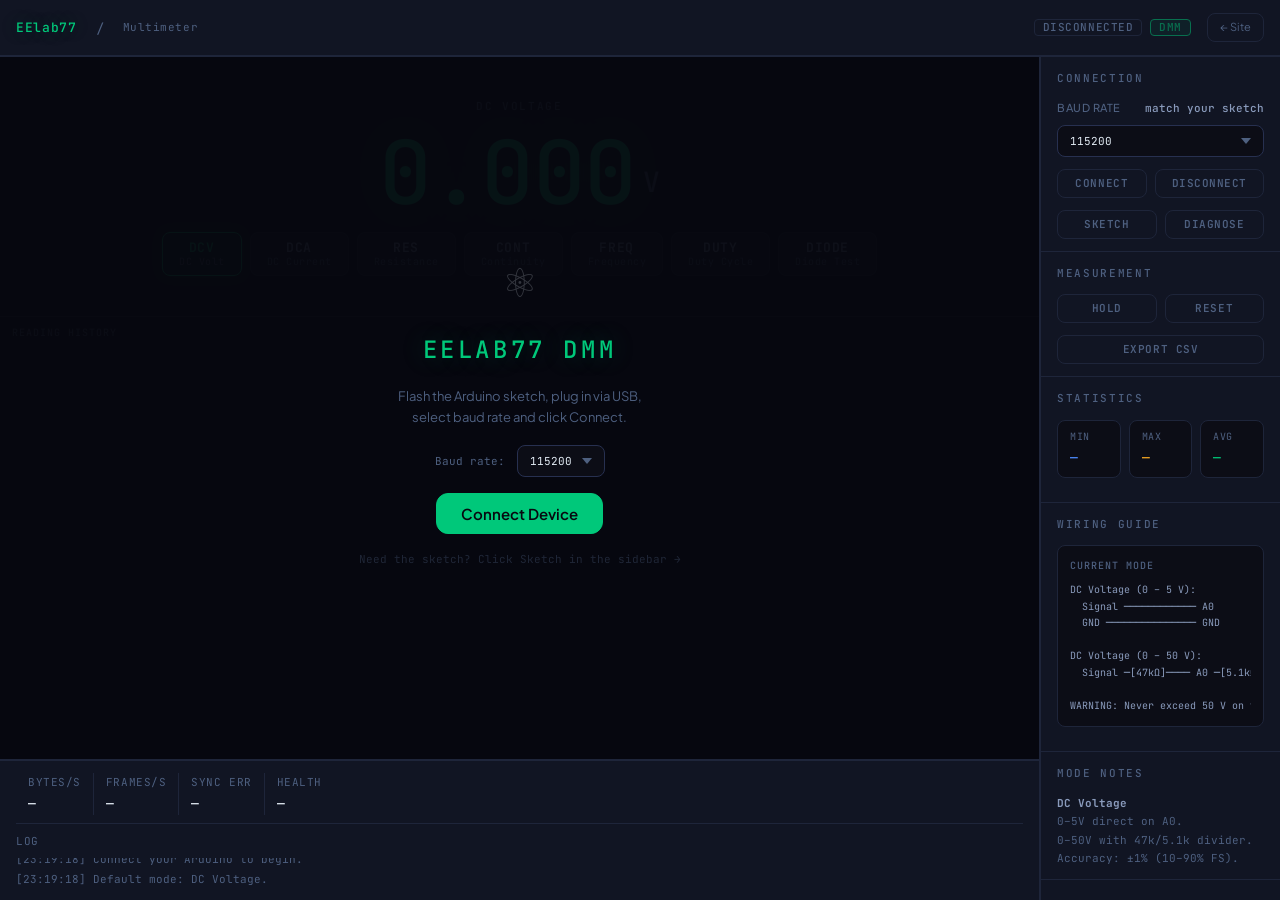
<file: multimeter.html>
<!DOCTYPE html>
<html lang="en">
<head>
  <meta charset="UTF-8">
  <meta name="viewport" content="width=device-width, initial-scale=1.0">
  <title>Multimeter — EElab77</title>
  <meta name="description" content="EElab77 browser-based multimeter. DC voltage, current, resistance, continuity, frequency, duty cycle and diode test. Runs in Chrome via Web Serial.">

  <!-- Favicon -->
  <link rel="icon" type="image/svg+xml" href="assets/img/favicon.svg">

  <!-- CSS — tokens first, then base, then components, then shared
       instrument layout, then this page's specific styles -->
  <link rel="stylesheet" href="assets/css/tokens.css">
  <link rel="stylesheet" href="assets/css/base.css">
  <link rel="stylesheet" href="assets/css/components.css">
  <link rel="stylesheet" href="assets/css/instrument.css">
  <link rel="stylesheet" href="assets/css/multimeter.css">
</head>
<body class="is-instrument">

<div class="instrument-layout">

  <!-- ═══════════════════════════════════════════════════════
       INSTRUMENT NAV
  ════════════════════════════════════════════════════════ -->
  <header class="inst-nav">
    <a href="multimeter.html" class="inst-nav__logo">EElab77</a>
    <span class="inst-nav__sep">/</span>
    <span class="inst-nav__page">Multimeter</span>

    <!-- Status badges -->
    <div class="inst-nav__badges">
      <div class="badge"          id="dmm-conn-badge">DISCONNECTED</div>
      <div class="badge badge--green" style="opacity:0.5;">DMM</div>
    </div>

    <a href="index.html" class="inst-nav__home">← Site</a>
  </header>


  <!-- ═══════════════════════════════════════════════════════
       MAIN AREA — DMM display on top, strip chart below
  ════════════════════════════════════════════════════════ -->
  <main class="inst-main inst-main--dmm" id="inst-main">

    <!-- ── DMM display area ── -->
    <div class="dmm-display-area">

      <!-- Hold badge — shown when hold is active -->
      <div class="dmm-hold-badge" id="dmm-hold-badge">HOLD</div>

      <div class="dmm-display">

        <!-- Mode label — e.g. "DC Voltage" -->
        <div class="dmm-mode-label" id="dmm-mode-label">DC Voltage</div>

        <!-- Main reading row — number + unit -->
        <div class="dmm-reading-row">
          <div class="dmm-reading dmm-reading--voltage" id="dmm-reading">
            0.000
          </div>
          <div class="dmm-unit" id="dmm-unit">V</div>
        </div>

        <!-- Overrange indicator — shown instead of reading -->
        <div class="dmm-ol" id="dmm-ol">OL</div>

        <!-- Continuity indicator circle — shown in CONT mode -->
        <div class="cont-indicator is-open"
             id="cont-indicator"
             style="display:none;">&#9675;</div>

        <!-- Diode forward voltage label — shown in DIODE mode -->
        <div class="diode-vf" id="diode-vf" style="display:none;"></div>

        <!-- Secondary reading row — e.g. Period alongside Freq -->
        <div class="detail-rows" id="detail-rows" style="display:none;">
          <div class="detail-item">
            <div class="detail-item__label" id="detail-label-1"></div>
            <div class="detail-item__value" id="detail-value-1"></div>
          </div>
        </div>

      </div><!-- /.dmm-display -->

      <!-- Mode selector buttons -->
      <div class="mode-selector">

        <button class="mode-btn is-active--dcv" id="mode-btn-1">
          <span class="mode-btn__abbr">DCV</span>
          <span class="mode-btn__label">DC Volt</span>
        </button>

        <button class="mode-btn" id="mode-btn-2">
          <span class="mode-btn__abbr">DCA</span>
          <span class="mode-btn__label">DC Current</span>
        </button>

        <button class="mode-btn" id="mode-btn-3">
          <span class="mode-btn__abbr">RES</span>
          <span class="mode-btn__label">Resistance</span>
        </button>

        <button class="mode-btn" id="mode-btn-4">
          <span class="mode-btn__abbr">CONT</span>
          <span class="mode-btn__label">Continuity</span>
        </button>

        <button class="mode-btn" id="mode-btn-5">
          <span class="mode-btn__abbr">FREQ</span>
          <span class="mode-btn__label">Frequency</span>
        </button>

        <button class="mode-btn" id="mode-btn-6">
          <span class="mode-btn__abbr">DUTY</span>
          <span class="mode-btn__label">Duty Cycle</span>
        </button>

        <button class="mode-btn" id="mode-btn-7">
          <span class="mode-btn__abbr">DIODE</span>
          <span class="mode-btn__label">Diode Test</span>
        </button>

      </div><!-- /.mode-selector -->

    </div><!-- /.dmm-display-area -->


    <!-- ── Strip chart area ── -->
    <div class="dmm-chart-area">
      <canvas id="strip-chart"></canvas>
      <div class="chart-label">Reading history</div>
      <div class="chart-timespan" id="chart-timespan"></div>
    </div>


    <!-- ── Connect overlay ── -->
    <div class="connect-overlay" id="dmm-connect-overlay">
      <div class="connect-overlay__icon">&#9883;</div>
      <div class="connect-overlay__title">EELAB77 DMM</div>
      <p class="connect-overlay__sub">
        Flash the Arduino sketch, plug in via USB,<br>
        select baud rate and click Connect.
      </p>

      <div class="connect-overlay__baud">
        <span class="connect-overlay__baud-label">Baud rate:</span>
        <select class="select" id="dmm-overlay-baud-select">
          <option value="9600">9600</option>
          <option value="57600">57600</option>
          <option value="115200" selected>115200</option>
          <option value="500000">500000</option>
        </select>
      </div>

      <button class="btn btn--green btn--lg"
              id="dmm-btn-connect-overlay">
        Connect Device
      </button>

      <div class="connect-overlay__warn" id="dmm-no-serial-warn">
        &#9888; Web Serial requires Chrome or Edge.
      </div>
      <div class="connect-overlay__note">
        Need the sketch? Click Sketch in the sidebar &rarr;
      </div>
    </div>

  </main><!-- /.inst-main -->


  <!-- ═══════════════════════════════════════════════════════
       STATUS BAR
  ════════════════════════════════════════════════════════ -->
  <div class="inst-statusbar">

    <!-- Stats strip -->
    <div class="inst-statusbar__stats">
      <div class="stat-cell">
        <div class="stat-cell__name">Bytes/s</div>
        <div class="stat-cell__value" id="dmm-st-bps">&#8212;</div>
      </div>
      <div class="stat-cell">
        <div class="stat-cell__name">Frames/s</div>
        <div class="stat-cell__value" id="dmm-st-fps">&#8212;</div>
      </div>
      <div class="stat-cell">
        <div class="stat-cell__name">Sync Err</div>
        <div class="stat-cell__value" id="dmm-st-err">&#8212;</div>
      </div>
      <div class="stat-cell">
        <div class="stat-cell__name">Health</div>
        <div class="stat-cell__value" id="dmm-st-health">&#8212;</div>
      </div>
    </div>

    <!-- Log -->
    <div class="inst-statusbar__log-label">Log</div>
    <div class="log" id="dmm-log"></div>

  </div>


  <!-- ═══════════════════════════════════════════════════════
       CONTROLS SIDEBAR
  ════════════════════════════════════════════════════════ -->
  <aside class="inst-sidebar">

    <!-- ── Connection ── -->
    <div class="ctrl-section">
      <div class="ctrl-section__title">Connection</div>
      <div class="ctrl-row">
        <div class="form-label">
          Baud rate
          <span class="form-label-value">match your sketch</span>
        </div>
        <select class="select" id="dmm-baud-select">
          <option value="9600">9600</option>
          <option value="57600">57600</option>
          <option value="115200" selected>115200</option>
          <option value="500000">500000</option>
        </select>
      </div>
      <div class="ctrl-btn-row">
        <button class="btn btn--toggle" id="dmm-btn-connect">
          Connect
        </button>
        <button class="btn btn--toggle" id="dmm-btn-disconnect">
          Disconnect
        </button>
      </div>
      <div class="ctrl-btn-row">
        <button class="btn btn--toggle" id="dmm-btn-sketch">
          Sketch
        </button>
        <button class="btn btn--toggle" id="dmm-btn-diag">
          Diagnose
        </button>
      </div>
    </div>


    <!-- ── Measurement control ── -->
    <div class="ctrl-section">
      <div class="ctrl-section__title">Measurement</div>
      <div class="ctrl-btn-row">
        <button class="btn btn--toggle" id="dmm-btn-hold">
          Hold
        </button>
        <button class="btn btn--toggle" id="dmm-btn-reset">
          Reset
        </button>
      </div>
      <div class="ctrl-btn-row">
        <button class="btn btn--toggle" id="dmm-btn-csv">
          Export CSV
        </button>
      </div>
    </div>


    <!-- ── Min / Max / Avg ── -->
    <div class="ctrl-section">
      <div class="ctrl-section__title">Statistics</div>
      <div class="stat-panel">
        <div class="stat-panel__cell">
          <div class="stat-panel__label">Min</div>
          <div class="stat-panel__value stat-panel__value--min"
               id="stat-min">&#8212;</div>
        </div>
        <div class="stat-panel__cell">
          <div class="stat-panel__label">Max</div>
          <div class="stat-panel__value stat-panel__value--max"
               id="stat-max">&#8212;</div>
        </div>
        <div class="stat-panel__cell">
          <div class="stat-panel__label">Avg</div>
          <div class="stat-panel__value stat-panel__value--avg"
               id="stat-avg">&#8212;</div>
        </div>
      </div>
    </div>


    <!-- ── Wiring guide ── -->
    <div class="ctrl-section">
      <div class="ctrl-section__title">Wiring Guide</div>
      <div class="wiring-guide">
        <div class="wiring-guide__title">Current mode</div>
        <pre class="wiring-guide__content" id="wiring-content"></pre>
      </div>
    </div>


    <!-- ── Range info ── -->
    <div class="ctrl-section">
      <div class="ctrl-section__title">Mode Notes</div>
      <div style="
        font-family: var(--font-mono);
        font-size: var(--text-xs);
        color: var(--color-text-3);
        line-height: var(--leading-loose);
      ">
        <div id="mode-notes-dcv">
          <strong style="color:var(--color-text-2);">DC Voltage</strong><br>
          0&ndash;5V direct on A0.<br>
          0&ndash;50V with 47k/5.1k divider.<br>
          Accuracy: &plusmn;1% (10&ndash;90% FS).
        </div>
        <div id="mode-notes-dca" style="display:none;">
          <strong style="color:var(--color-text-2);">DC Current</strong><br>
          1&Omega; shunt on A0.<br>
          Max: 1A continuous.<br>
          Break circuit to insert shunt.
        </div>
        <div id="mode-notes-res" style="display:none;">
          <strong style="color:var(--color-text-2);">Resistance</strong><br>
          Best: 100&Omega;&ndash;100k&Omega;.<br>
          Disconnect component first.<br>
          10k&Omega; ref resistor required.
        </div>
        <div id="mode-notes-cont" style="display:none;">
          <strong style="color:var(--color-text-2);">Continuity</strong><br>
          Closed when R &lt; 50&Omega;.<br>
          Same wiring as resistance.<br>
          Visual indicator only (no buzzer).
        </div>
        <div id="mode-notes-freq" style="display:none;">
          <strong style="color:var(--color-text-2);">Frequency</strong><br>
          Signal on D8 (0&ndash;5V only).<br>
          Range: ~1Hz to ~8MHz.<br>
          Never exceed 5V on D8.
        </div>
        <div id="mode-notes-duty" style="display:none;">
          <strong style="color:var(--color-text-2);">Duty Cycle</strong><br>
          Signal on D8 (0&ndash;5V only).<br>
          High time / period &times; 100%.<br>
          Never exceed 5V on D8.
        </div>
        <div id="mode-notes-diode" style="display:none;">
          <strong style="color:var(--color-text-2);">Diode Test</strong><br>
          Same wiring as resistance.<br>
          Reads forward voltage Vf.<br>
          OL = open or reverse biased.
        </div>
      </div>
    </div>

  </aside>

</div><!-- /.instrument-layout -->


<!-- ═══════════════════════════════════════════════════════
     SKETCH MODAL
════════════════════════════════════════════════════════ -->
<div class="modal-backdrop" id="dmm-sketch-modal-backdrop">
  <div class="modal">

    <div class="modal__header">
      <div class="modal__title">Arduino Sketch &mdash; Multimeter</div>
      <button class="modal__close" id="dmm-modal-close">&#10005;</button>
    </div>

    <div class="modal__body">
      <pre id="dmm-sketch-text"
           style="font-size:11px; line-height:var(--leading-loose);"></pre>
    </div>

    <div class="modal__footer">
      <button class="btn btn--ghost btn--sm"
              id="dmm-btn-copy-sketch">Copy</button>
      <button class="btn btn--green btn--sm"
              id="dmm-btn-dl-sketch">Download .ino</button>
    </div>

  </div>
</div>


<!-- ═══════════════════════════════════════════════════════
     DIAGNOSTICS MODAL
════════════════════════════════════════════════════════ -->
<div class="modal-backdrop" id="dmm-diag-modal-backdrop">
  <div class="modal modal--sm">

    <div class="modal__header">
      <div class="modal__title">Diagnostics</div>
      <button class="modal__close" id="dmm-diag-close">&#10005;</button>
    </div>

    <div class="modal__body">

      <div class="diag-section-title">System Checks</div>
      <div id="dmm-diag-checks"></div>

      <div class="diag-section-title">Serial Echo Test</div>
      <p class="diag-trouble" style="margin-bottom:var(--space-3);">
        Sends <strong>T</strong> to the Arduino. The sketch responds with
        a human-readable self-test you can also verify in Arduino Serial
        Monitor at the same baud rate.
      </p>
      <div class="serial-test-out is-empty" id="dmm-serial-test-out">
        Output will appear here after running the test...
      </div>
      <div class="ctrl-btn-row" style="margin-top:var(--space-3);">
        <button class="btn btn--toggle" id="dmm-btn-test">Run Test</button>
        <button class="btn btn--toggle" id="dmm-btn-clear-test">Clear</button>
      </div>

      <div class="diag-section-title">Troubleshooting</div>
      <div class="diag-trouble">
        <strong>Reading jumps or is noisy</strong><br>
        &rarr; Add 100nF capacitor from A0 to GND.<br>
        &rarr; Shorten probe wires to reduce pickup.<br>
        <br>
        <strong>Resistance reads OL</strong><br>
        &rarr; Check 10k&Omega; ref resistor is connected 5V&rarr;A0.<br>
        &rarr; Disconnect component from circuit before measuring.<br>
        <br>
        <strong>Frequency reads 0 or OL</strong><br>
        &rarr; Signal must be on D8, not A0.<br>
        &rarr; Signal must be 0&ndash;5V logic. Never exceed 5V.<br>
        &rarr; Signal must be at least 1Hz for Timer1 to capture.<br>
        <br>
        <strong>No frames received</strong><br>
        &rarr; Baud rate mismatch &mdash; match selector to sketch.<br>
        &rarr; Close Arduino Serial Monitor before connecting.<br>
        <br>
        <strong>Firefox not working</strong><br>
        &rarr; Web Serial requires Chrome or Edge.
      </div>

    </div>

    <div class="modal__footer">
      <button class="btn btn--green btn--sm"
              id="dmm-btn-run-checks">Run All Checks</button>
    </div>

  </div>
</div>


<!-- ═══════════════════════════════════════════════════════
     JS — strict load order
     1. multimeter-sketch.js   data  (EELAB_MULTIMETER_SKETCH)
     2. multimeter-serial.js   serial layer  (EEDmmSerial)
     3. multimeter-engine.js   processing    (EEDmmEngine)
     4. multimeter-controls.js UI + drawing  (EEDmmControls)
     5. nav.js                 active link
════════════════════════════════════════════════════════ -->
<script src="assets/js/eelab-shared.js"></script>
<script src="assets/js/multimeter-sketch.js"></script>
<script src="assets/js/multimeter-serial.js"></script>
<script src="assets/js/multimeter-engine.js"></script>
<script src="assets/js/multimeter-controls.js"></script>
<script src="assets/js/nav.js"></script>

<!-- Wire mode notes visibility to mode buttons -->
<script>
(function () {
  var noteMap = {
    1: 'mode-notes-dcv',
    2: 'mode-notes-dca',
    3: 'mode-notes-res',
    4: 'mode-notes-cont',
    5: 'mode-notes-freq',
    6: 'mode-notes-duty',
    7: 'mode-notes-diode'
  };

  function showNote(modeCode) {
    Object.keys(noteMap).forEach(function (k) {
      var el = document.getElementById(noteMap[k]);
      if (el) el.style.display = (+k === modeCode) ? 'block' : 'none';
    });
  }

  document.addEventListener('DOMContentLoaded', function () {
    /* Show DCV notes by default */
    showNote(1);

    /* Hook into each mode button after controls.js has wired them */
    for (var code = 1; code <= 7; code++) {
      (function (c) {
        var btn = document.getElementById('mode-btn-' + c);
        if (btn) btn.addEventListener('click', function () { showNote(c); });
      }(code));
    }
  });
}());
</script>

</body>
</html>
</file>
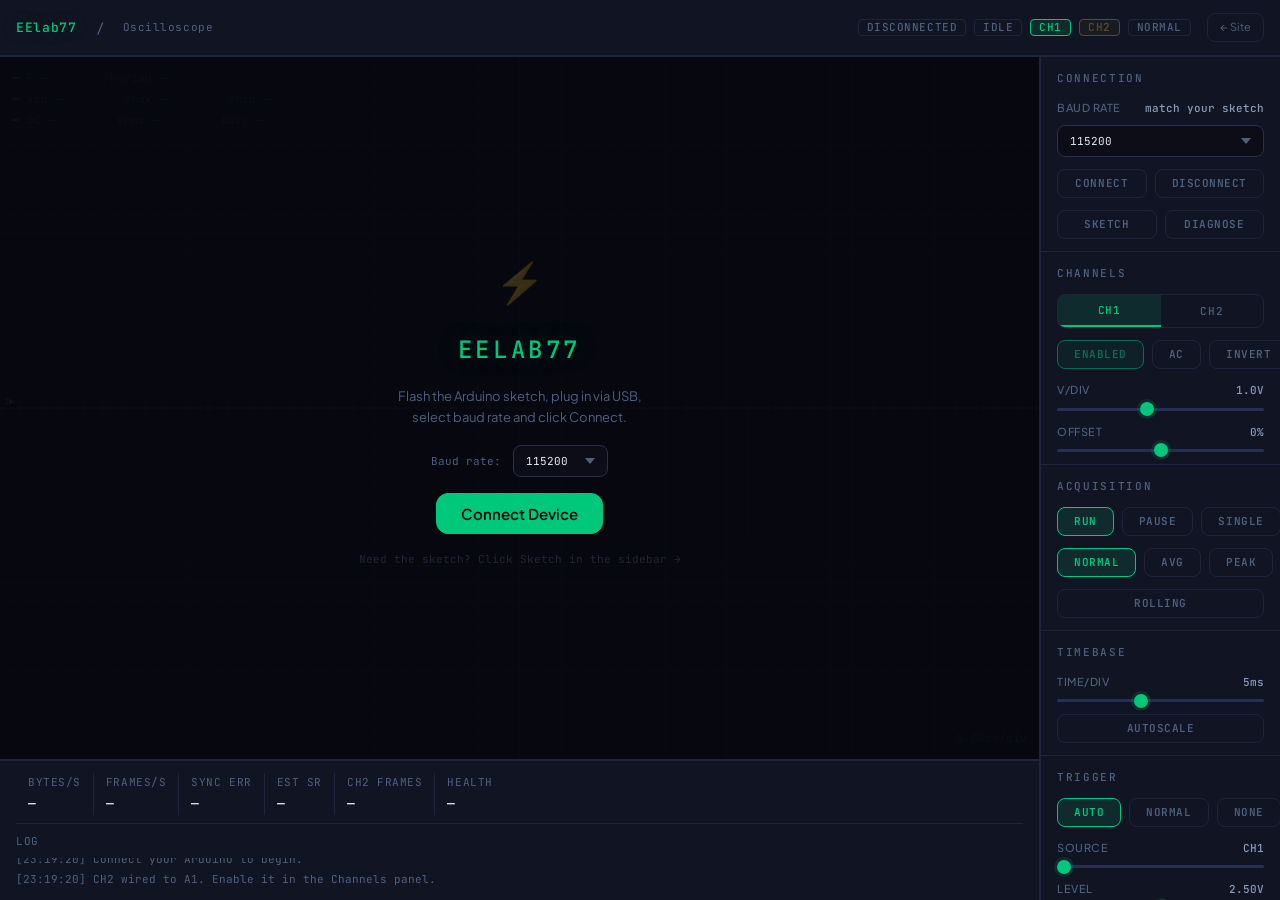
<file: scope.html>
<!DOCTYPE html>
<html lang="en">
<head>
  <meta charset="UTF-8">
  <meta name="viewport" content="width=device-width, initial-scale=1.0">
  <title>Oscilloscope — EElab77</title>
  <meta name="description" content="EElab77 2-channel oscilloscope. Triggered capture, FFT, cursors, average, peak detect, and CSV export. Runs in Chrome via Web Serial.">

  <!-- Favicon -->
  <link rel="icon" type="image/svg+xml" href="assets/img/favicon.svg">

  <!-- CSS — tokens first, then base, then components, then instrument-specific -->
  <link rel="stylesheet" href="assets/css/tokens.css">
  <link rel="stylesheet" href="assets/css/base.css">
  <link rel="stylesheet" href="assets/css/components.css">
  <link rel="stylesheet" href="assets/css/instrument.css">
  <link rel="stylesheet" href="assets/css/scope.css">
</head>
<body class="is-instrument">

<div class="instrument-layout">

  <!-- ═══════════════════════════════════════════════════════
       INSTRUMENT NAV
  ════════════════════════════════════════════════════════ -->
  <header class="inst-nav">
    <a href="scope.html" class="inst-nav__logo">EElab77</a>
    <span class="inst-nav__sep">/</span>
    <span class="inst-nav__page">Oscilloscope</span>

    <!-- Status badges -->
    <div class="inst-nav__badges">
      <div class="badge"          id="conn-badge">DISCONNECTED</div>
      <div class="badge"          id="state-badge">IDLE</div>
      <div class="badge badge--green"              id="ch1-badge">CH1</div>
      <div class="badge badge--amber"              id="ch2-badge" style="opacity:0.35;">CH2</div>
      <div class="badge"          id="acq-badge">NORMAL</div>
    </div>

    <a href="index.html" class="inst-nav__home">← Site</a>
  </header>


  <!-- ═══════════════════════════════════════════════════════
       MAIN CANVAS AREA
  ════════════════════════════════════════════════════════ -->
  <main class="inst-main" id="inst-main">

    <!-- Scope canvas — scope-render.js targets this by ID -->
    <canvas id="scope-canvas"></canvas>

    <!-- FFT canvas — shown below scope canvas when FFT is active -->
    <canvas id="fft-canvas"></canvas>

    <!-- ── Measurements overlay (top-left) ── -->
    <div class="canvas-measurements">

      <!-- CH1 row 1: freq, period -->
      <div class="meas-row">
        <span class="meas-label" style="color:var(--color-green);">━</span>
        <span class="meas-label">F</span>
        <span class="meas-val meas-val--ch1" id="m1-freq">—</span>
        <span class="meas-label">Period</span>
        <span class="meas-val meas-val--ch1" id="m1-period">—</span>
      </div>

      <!-- CH1 row 2: Vpp, Vmax, Vmin -->
      <div class="meas-row">
        <span class="meas-label" style="color:var(--color-green);">━</span>
        <span class="meas-label">Vpp</span>
        <span class="meas-val meas-val--ch1" id="m1-vpp">—</span>
        <span class="meas-label">Vmax</span>
        <span class="meas-val meas-val--ch1" id="m1-vmax">—</span>
        <span class="meas-label">Vmin</span>
        <span class="meas-val meas-val--ch1" id="m1-vmin">—</span>
      </div>

      <!-- CH1 row 3: DC, Vrms, Duty -->
      <div class="meas-row">
        <span class="meas-label" style="color:var(--color-green);">━</span>
        <span class="meas-label">DC</span>
        <span class="meas-val meas-val--ch1" id="m1-dc">—</span>
        <span class="meas-label">Vrms</span>
        <span class="meas-val meas-val--ch1" id="m1-vrms">—</span>
        <span class="meas-label">Duty</span>
        <span class="meas-val meas-val--ch1" id="m1-duty">—</span>
      </div>

      <!-- CH2 rows — hidden until CH2 is enabled -->
      <div class="meas-row" id="ch2-meas-row" style="display:none;">
        <span class="meas-label" style="color:var(--color-amber);">━</span>
        <span class="meas-label">F</span>
        <span class="meas-val meas-val--ch2" id="m2-freq">—</span>
        <span class="meas-label">Vpp</span>
        <span class="meas-val meas-val--ch2" id="m2-vpp">—</span>
        <span class="meas-label">DC</span>
        <span class="meas-val meas-val--ch2" id="m2-dc">—</span>
      </div>
      <div class="meas-row" id="ch2-meas-row-2" style="display:none;">
        <span class="meas-label" style="color:var(--color-amber);">━</span>
        <span class="meas-label">Vmax</span>
        <span class="meas-val meas-val--ch2" id="m2-vmax">—</span>
        <span class="meas-label">Vmin</span>
        <span class="meas-val meas-val--ch2" id="m2-vmin">—</span>
        <span class="meas-label">Vrms</span>
        <span class="meas-val meas-val--ch2" id="m2-vrms">—</span>
      </div>

    </div>

    <!-- ── Cursor panel overlay (top-right) ── -->
    <div class="cursor-panel" id="cursor-panel">
      <div class="cursor-panel__row">
        <span class="cursor-panel__label">T1</span>
        <span class="cursor-panel__val--t" id="cp-t1">—</span>
      </div>
      <div class="cursor-panel__row">
        <span class="cursor-panel__label">T2</span>
        <span class="cursor-panel__val--t" id="cp-t2">—</span>
      </div>
      <div class="cursor-panel__row">
        <span class="cursor-panel__label">ΔT</span>
        <span class="cursor-panel__val--t" id="cp-dt">—</span>
      </div>
      <div class="cursor-panel__row">
        <span class="cursor-panel__label">1/ΔT</span>
        <span class="cursor-panel__val--t" id="cp-f">—</span>
      </div>
      <div class="cursor-panel__divider"></div>
      <div class="cursor-panel__row">
        <span class="cursor-panel__label">V1</span>
        <span class="cursor-panel__val--v" id="cp-v1">—</span>
      </div>
      <div class="cursor-panel__row">
        <span class="cursor-panel__label">V2</span>
        <span class="cursor-panel__val--v" id="cp-v2">—</span>
      </div>
      <div class="cursor-panel__row">
        <span class="cursor-panel__label">ΔV</span>
        <span class="cursor-panel__val--v" id="cp-dv">—</span>
      </div>
    </div>

    <!-- ── Trigger state (bottom-left) ── -->
    <div class="canvas-trig-state" id="trig-state-label"></div>

    <!-- ── Timebase label (bottom-right) ── -->
    <div class="canvas-timebase" id="timebase-label">—</div>

    <!-- ── Connect overlay ── -->
    <div class="connect-overlay" id="connect-overlay">
      <div class="connect-overlay__icon">⚡</div>
      <div class="connect-overlay__title">EELAB77</div>
      <p class="connect-overlay__sub">
        Flash the Arduino sketch, plug in via USB,<br>
        select baud rate and click Connect.
      </p>

      <div class="connect-overlay__baud">
        <span class="connect-overlay__baud-label">Baud rate:</span>
        <select class="select" id="overlay-baud-select">
          <option value="9600">9600</option>
          <option value="19200">19200</option>
          <option value="57600">57600</option>
          <option value="115200" selected>115200</option>
          <option value="250000">250000</option>
          <option value="500000">500000</option>
          <option value="1000000">1000000</option>
        </select>
      </div>

      <button class="btn btn--green btn--lg" id="btn-connect-overlay">
        Connect Device
      </button>

      <div class="connect-overlay__warn" id="no-serial-warn">
        ⚠ Web Serial requires Chrome or Edge.
      </div>
      <div class="connect-overlay__note">
        Need the sketch? Click Sketch in the sidebar →
      </div>
    </div>

  </main>


  <!-- ═══════════════════════════════════════════════════════
       STATUS BAR
  ════════════════════════════════════════════════════════ -->
  <div class="inst-statusbar">

    <!-- Stats strip -->
    <div class="inst-statusbar__stats">
      <div class="stat-cell">
        <div class="stat-cell__name">Bytes/s</div>
        <div class="stat-cell__value" id="st-bps">—</div>
      </div>
      <div class="stat-cell">
        <div class="stat-cell__name">Frames/s</div>
        <div class="stat-cell__value" id="st-fps">—</div>
      </div>
      <div class="stat-cell">
        <div class="stat-cell__name">Sync Err</div>
        <div class="stat-cell__value" id="st-err">—</div>
      </div>
      <div class="stat-cell">
        <div class="stat-cell__name">Est SR</div>
        <div class="stat-cell__value" id="st-sr">—</div>
      </div>
      <div class="stat-cell">
        <div class="stat-cell__name">CH2 Frames</div>
        <div class="stat-cell__value" id="st-ch2">—</div>
      </div>
      <div class="stat-cell">
        <div class="stat-cell__name">Health</div>
        <div class="stat-cell__value" id="st-health">—</div>
      </div>
    </div>

    <!-- Log -->
    <div class="inst-statusbar__log-label">Log</div>
    <div class="log" id="scope-log"></div>

  </div>


  <!-- ═══════════════════════════════════════════════════════
       CONTROLS SIDEBAR
  ════════════════════════════════════════════════════════ -->
  <aside class="inst-sidebar">

    <!-- ── Connection ── -->
    <div class="ctrl-section">
      <div class="ctrl-section__title">Connection</div>
      <div class="ctrl-row">
        <div class="form-label">
          Baud rate
          <span class="form-label-value">match your sketch</span>
        </div>
        <select class="select" id="baud-select">
          <option value="9600">9600</option>
          <option value="19200">19200</option>
          <option value="57600">57600</option>
          <option value="115200" selected>115200</option>
          <option value="250000">250000</option>
          <option value="500000">500000</option>
          <option value="1000000">1000000</option>
        </select>
      </div>
      <div class="ctrl-btn-row">
        <button class="btn btn--toggle" id="btn-connect">Connect</button>
        <button class="btn btn--toggle btn--toggle" id="btn-disconnect"
                style="color:var(--color-text-3);">Disconnect</button>
      </div>
      <div class="ctrl-btn-row">
        <button class="btn btn--toggle" id="btn-sketch">Sketch</button>
        <button class="btn btn--toggle" id="btn-diag">Diagnose</button>
      </div>
    </div>

    <!-- ── Channels ── -->
    <div class="ctrl-section">
      <div class="ctrl-section__title">Channels</div>

      <!-- Tab strip -->
      <div class="ch-tabs">
        <button class="ch-tab is-active--ch1" id="tab-ch1">CH1</button>
        <button class="ch-tab"                id="tab-ch2">CH2</button>
      </div>

      <!-- CH1 panel -->
      <div id="ch1-panel">
        <div class="ctrl-btn-row">
          <button class="btn btn--toggle is-active" id="btn-ch1-en"
                  style="pointer-events:none; opacity:0.5;">Enabled</button>
          <button class="btn btn--toggle" id="btn-ch1-ac">AC</button>
          <button class="btn btn--toggle" id="btn-ch1-inv">Invert</button>
        </div>
        <div class="ctrl-row">
          <div class="form-label">
            V/div
            <span class="form-label-value" id="lbl-ch1-vdiv">1.0V</span>
          </div>
          <input type="range" class="range" id="sl-ch1-vdiv"
                 min="0" max="7" step="1" value="3">
        </div>
        <div class="ctrl-row">
          <div class="form-label">
            Offset
            <span class="form-label-value" id="lbl-ch1-off">0%</span>
          </div>
          <input type="range" class="range" id="sl-ch1-off"
                 min="-50" max="50" step="1" value="0">
        </div>
      </div>

      <!-- CH2 panel — hidden by default -->
      <div id="ch2-panel" style="display:none;">
        <div class="ctrl-btn-row">
          <button class="btn btn--toggle" id="btn-ch2-en">Enable CH2</button>
          <button class="btn btn--toggle" id="btn-ch2-ac">AC</button>
          <button class="btn btn--toggle" id="btn-ch2-inv">Invert</button>
        </div>
        <div class="ctrl-row">
          <div class="form-label">
            V/div
            <span class="form-label-value" id="lbl-ch2-vdiv">1.0V</span>
          </div>
          <input type="range" class="range range--amber" id="sl-ch2-vdiv"
                 min="0" max="7" step="1" value="3">
        </div>
        <div class="ctrl-row">
          <div class="form-label">
            Offset
            <span class="form-label-value" id="lbl-ch2-off">0%</span>
          </div>
          <input type="range" class="range range--amber" id="sl-ch2-off"
                 min="-50" max="50" step="1" value="0">
        </div>
      </div>
    </div>

    <!-- ── Acquisition ── -->
    <div class="ctrl-section">
      <div class="ctrl-section__title">Acquisition</div>

      <div class="ctrl-btn-row">
        <button class="btn btn--toggle is-active" id="btn-run">Run</button>
        <button class="btn btn--toggle"           id="btn-pause">Pause</button>
        <button class="btn btn--toggle"           id="btn-single">Single</button>
      </div>

      <div class="ctrl-btn-row">
        <button class="btn btn--toggle is-active" id="btn-acq-normal">Normal</button>
        <button class="btn btn--toggle"           id="btn-acq-avg">Avg</button>
        <button class="btn btn--toggle"           id="btn-acq-peak">Peak</button>
      </div>

      <!-- Average count — hidden unless avg mode is active -->
      <div class="ctrl-row" id="row-avg">
        <div class="form-label">
          Avg count
          <span class="form-label-value" id="lbl-avg">8</span>
        </div>
        <input type="range" class="range" id="sl-avg"
               min="0" max="5" step="1" value="2">
      </div>

      <div class="ctrl-btn-row">
        <button class="btn btn--toggle" id="btn-rolling">Rolling</button>
      </div>
    </div>

    <!-- ── Timebase ── -->
    <div class="ctrl-section">
      <div class="ctrl-section__title">Timebase</div>
      <div class="ctrl-row">
        <div class="form-label">
          Time/div
          <span class="form-label-value" id="lbl-tb">5ms</span>
        </div>
        <input type="range" class="range" id="sl-tb"
               min="0" max="10" step="1" value="4">
      </div>
      <div class="ctrl-btn-row">
        <button class="btn btn--toggle" id="btn-autoscale">Autoscale</button>
      </div>
    </div>

    <!-- ── Trigger ── -->
    <div class="ctrl-section">
      <div class="ctrl-section__title">Trigger</div>

      <div class="ctrl-btn-row">
        <button class="btn btn--toggle is-active" id="btn-trig-auto">Auto</button>
        <button class="btn btn--toggle"           id="btn-trig-norm">Normal</button>
        <button class="btn btn--toggle"           id="btn-trig-none">None</button>
      </div>

      <div class="ctrl-row">
        <div class="form-label">
          Source
          <span class="form-label-value" id="lbl-trig-src">CH1</span>
        </div>
        <input type="range" class="range" id="sl-trig-src"
               min="1" max="2" step="1" value="1">
      </div>

      <div class="ctrl-row">
        <div class="form-label">
          Level
          <span class="form-label-value" id="lbl-trig-lv">2.50V</span>
        </div>
        <input type="range" class="range" id="sl-trig-lv"
               min="0" max="100" step="1" value="50">
        <div class="trig-bar"></div>
      </div>

      <div class="ctrl-btn-row">
        <button class="btn btn--toggle is-active" id="btn-trig-rise">↑ Rise</button>
        <button class="btn btn--toggle"           id="btn-trig-fall">↓ Fall</button>
      </div>

      <div class="ctrl-row">
        <div class="form-label">
          Holdoff
          <span class="form-label-value" id="lbl-holdoff">20ms</span>
        </div>
        <input type="range" class="range" id="sl-holdoff"
               min="0" max="8" step="1" value="2">
      </div>
    </div>

    <!-- ── Cursors ── -->
    <div class="ctrl-section">
      <div class="ctrl-section__title">Cursors</div>
      <div class="ctrl-btn-row">
        <button class="btn btn--toggle" id="btn-cursors">Enable</button>
        <button class="btn btn--toggle" id="btn-cur-reset">Reset</button>
      </div>
      <div style="
        font-family: var(--font-mono);
        font-size: var(--text-xs);
        color: var(--color-text-3);
        margin-top: var(--space-2);
        line-height: var(--leading-relaxed);
      ">
        Drag <span style="color:var(--color-amber);">T1 / T2</span> time lines<br>
        Drag <span style="color:var(--color-cyan);">V1 / V2</span> volt lines
      </div>
    </div>

    <!-- ── Display ── -->
    <div class="ctrl-section">
      <div class="ctrl-section__title">Display</div>
      <div class="ctrl-btn-row">
        <button class="btn btn--toggle"           id="btn-fft">FFT</button>
        <button class="btn btn--toggle is-active" id="btn-interp">Interp</button>
        <button class="btn btn--toggle"           id="btn-fill">Fill</button>
      </div>
      <div class="ctrl-btn-row">
        <button class="btn btn--toggle" id="btn-ref-store"
                title="Store current trace as reference">Store Ref</button>
        <button class="btn btn--toggle" id="btn-ref-clear"
                title="Clear stored reference trace">Clear Ref</button>
      </div>
      <div class="ctrl-btn-row">
        <button class="btn btn--toggle" id="btn-math"
                title="Show CH1 − CH2 math channel">Math CH1−CH2</button>
      </div>
      <div class="ctrl-row">
        <div class="form-label">
          Persistence
          <span class="form-label-value" id="lbl-persist">0%</span>
        </div>
        <input type="range" class="range" id="sl-persist"
               min="0" max="95" step="5" value="0">
      </div>
    </div>

    <!-- ── Export ── -->
    <div class="ctrl-section">
      <div class="ctrl-section__title">Export</div>
      <div class="ctrl-btn-row">
        <button class="btn btn--toggle" id="btn-png">PNG</button>
        <button class="btn btn--toggle" id="btn-csv">CSV</button>
      </div>
    </div>

  </aside>

</div><!-- /.instrument-layout -->


<!-- ═══════════════════════════════════════════════════════
     SKETCH MODAL
════════════════════════════════════════════════════════ -->
<div class="modal-backdrop" id="sketch-modal-backdrop">
  <div class="modal">

    <div class="modal__header">
      <div class="modal__title">Arduino Sketch — 2 Channel</div>
      <button class="modal__close" id="modal-close">✕</button>
    </div>

    <div class="modal__body">
      <pre id="sketch-text"
           style="font-size:11px; line-height:var(--leading-loose);"></pre>
    </div>

    <div class="modal__footer">
      <button class="btn btn--ghost btn--sm" id="btn-copy-sketch">Copy</button>
      <button class="btn btn--green btn--sm" id="btn-dl-sketch">Download .ino</button>
    </div>

  </div>
</div>


<!-- ═══════════════════════════════════════════════════════
     DIAGNOSTICS MODAL
════════════════════════════════════════════════════════ -->
<div class="modal-backdrop" id="diag-modal-backdrop">
  <div class="modal modal--sm">

    <div class="modal__header">
      <div class="modal__title">Diagnostics</div>
      <button class="modal__close" id="diag-close">✕</button>
    </div>

    <div class="modal__body">

      <!-- System checks — populated by scope-controls.js -->
      <div class="diag-section-title">System Checks</div>
      <div id="diag-checks"></div>

      <!-- Serial echo test -->
      <div class="diag-section-title">Serial Echo Test</div>
      <p class="diag-trouble" style="margin-bottom: var(--space-3);">
        Sends <strong>T</strong> to the Arduino. The sketch responds with
        human-readable text you can also verify in Arduino Serial Monitor.
      </p>
      <div class="serial-test-out is-empty" id="serial-test-out">
        Output will appear here after running the test...
      </div>
      <div class="ctrl-btn-row" style="margin-top: var(--space-3);">
        <button class="btn btn--toggle" id="btn-test">Run Test</button>
        <button class="btn btn--toggle" id="btn-clear-test">Clear</button>
      </div>

      <!-- Troubleshooting guide -->
      <div class="diag-section-title">Troubleshooting</div>
      <div class="diag-trouble">
        <strong>No data / blank waveform</strong><br>
        → Baud rate mismatch — match selector to <code>#define BAUD_RATE</code> in sketch.<br>
        → Close Arduino Serial Monitor — it locks the port.<br>
        → Try a different USB cable (data cable, not charge-only).<br>
        <br>
        <strong>High sync error count</strong><br>
        → Almost always a baud rate mismatch. Try 115200 first.<br>
        → Try a slower ADC prescaler (PS_128) in the sketch.<br>
        <br>
        <strong>CH2 not showing</strong><br>
        → Enable CH2 in the Channels panel.<br>
        → Confirm <code>ch2Enable = true</code> in your sketch.<br>
        <br>
        <strong>Unstable waveform</strong><br>
        → Adjust the trigger level to the midpoint of the signal.<br>
        → Increase holdoff if the signal has high-frequency noise.<br>
        <br>
        <strong>Sketch upload fails</strong><br>
        → Click Disconnect first — the web app holds the port.<br>
        <br>
        <strong>Firefox not working</strong><br>
        → Web Serial requires Chrome or Edge. Firefox is not supported.
      </div>

    </div>

    <div class="modal__footer">
      <button class="btn btn--green btn--sm" id="btn-run-checks">
        Run All Checks
      </button>
    </div>

  </div>
</div>


<!-- ═══════════════════════════════════════════════════════
     JS — strict load order
     1. scope-sketch.js   data (EELAB_SKETCH string)
     2. scope-serial.js   serial layer  (EESerial)
     3. scope-engine.js   state machine (EEEngine)
     4. scope-fft.js      FFT module    (EEFFT)
     5. scope-render.js   canvas draw   (EERender)
     6. scope-controls.js UI wiring     (EEControls)
     7. nav.js            active link
════════════════════════════════════════════════════════ -->
<script src="assets/js/eelab-shared.js"></script>
<script src="assets/js/scope-sketch.js"></script>
<script src="assets/js/scope-serial.js"></script>
<script src="assets/js/scope-engine.js"></script>
<script src="assets/js/scope-fft.js"></script>
<script src="assets/js/scope-render.js"></script>
<script src="assets/js/scope-controls.js"></script>
<script src="assets/js/nav.js"></script>

</body>
</html>
</file>
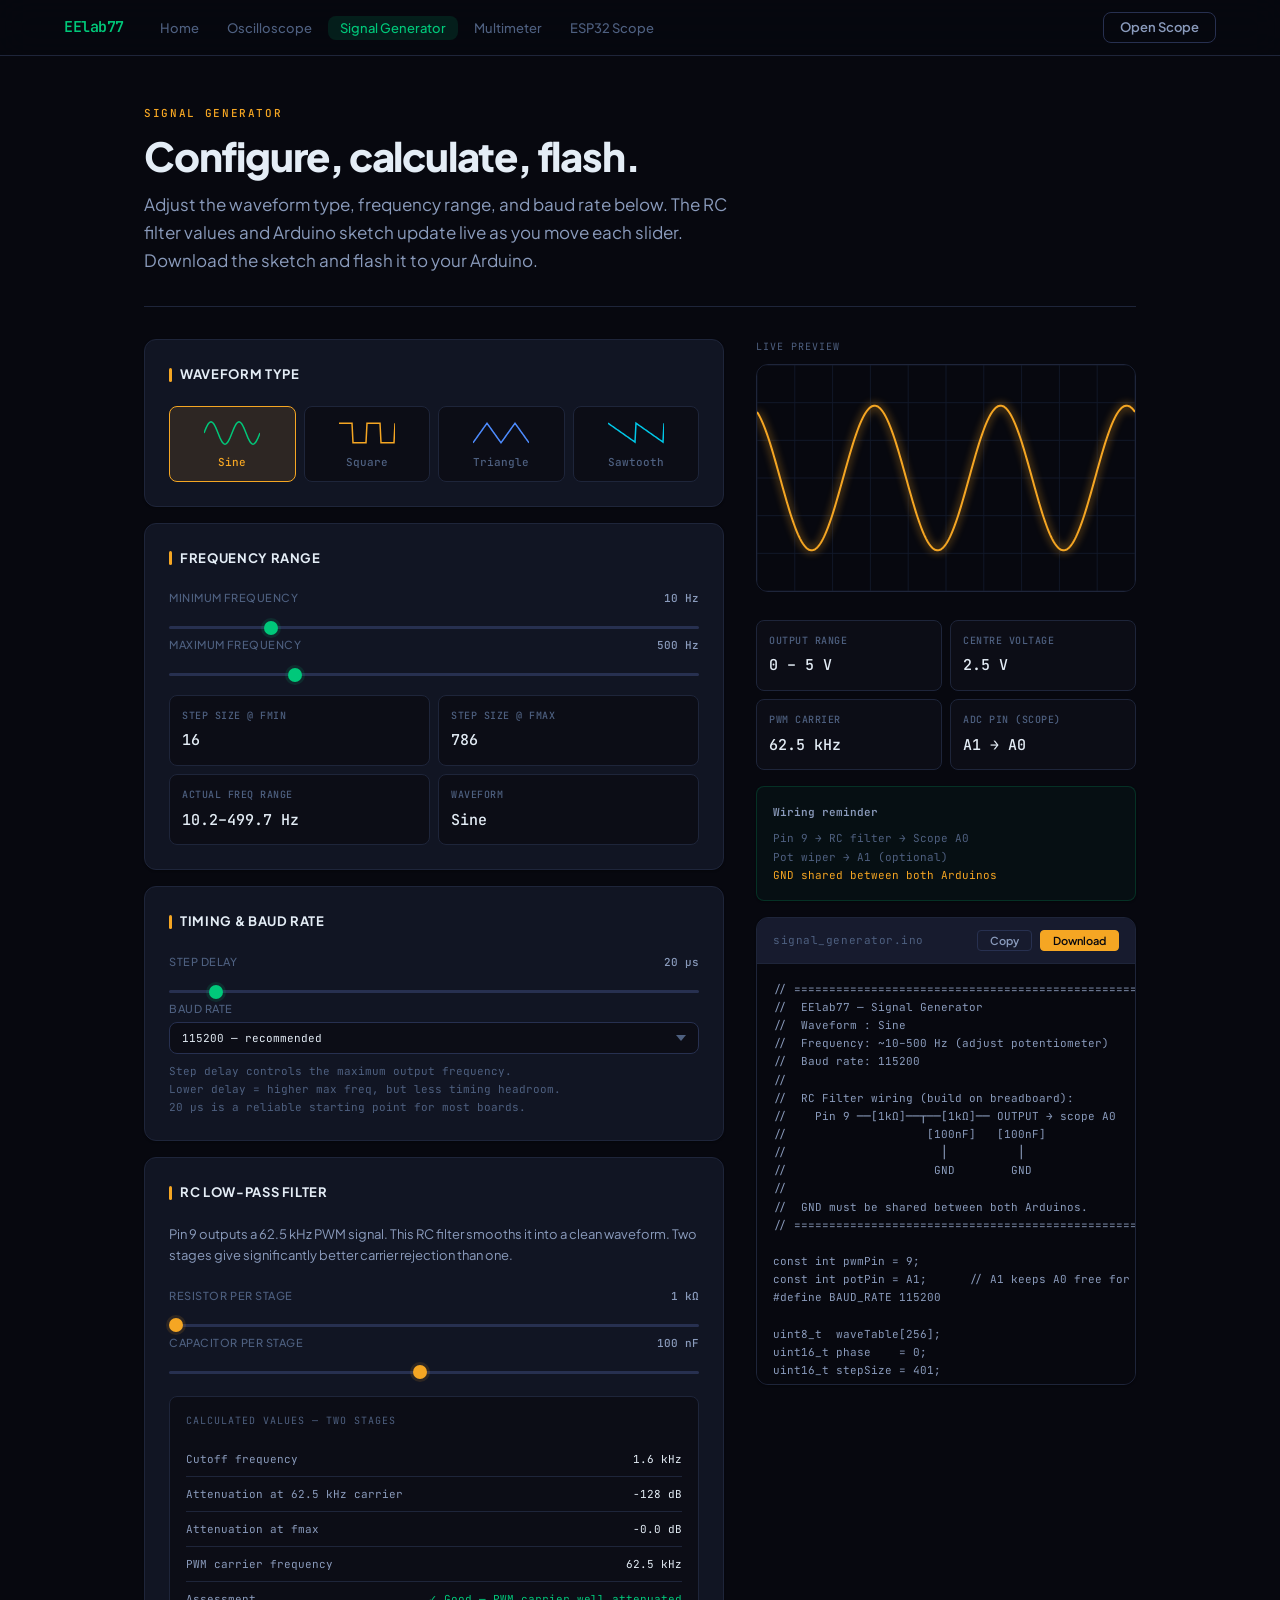
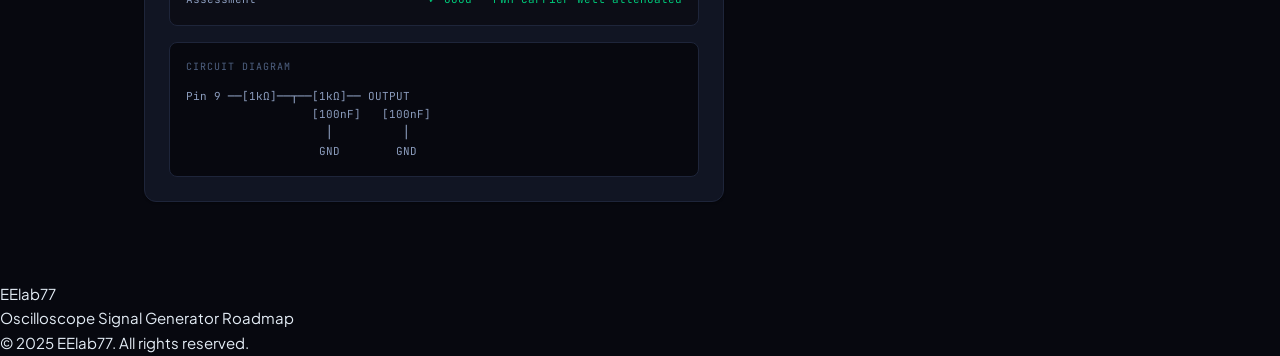
<file: signal-generator.html>
<!DOCTYPE html>
<html lang="en">
<head>
  <meta charset="UTF-8">
  <meta name="viewport" content="width=device-width, initial-scale=1.0">
  <title>Signal Generator — EElab77</title>
  <meta name="description" content="EElab77 signal generator. Configure sine, square, triangle, and sawtooth waveforms. Live RC filter calculator. Download a ready-to-flash Arduino sketch.">

  <!-- Favicon -->
  <link rel="icon" type="image/svg+xml" href="assets/img/favicon.svg">

  <!-- CSS — tokens first, then base, then components, then page-specific -->
  <link rel="stylesheet" href="assets/css/tokens.css">
  <link rel="stylesheet" href="assets/css/base.css">
  <link rel="stylesheet" href="assets/css/components.css">
  <link rel="stylesheet" href="assets/css/nav.css">
  <link rel="stylesheet" href="assets/css/signal-generator.css">
</head>
<body>

  <!-- ═══════════════════════════════════════════════════════
       NAV — identical markup on every page, nav.js sets active
  ════════════════════════════════════════════════════════ -->
  <nav class="nav">
    <a href="index.html" class="nav__logo">
      <span class="nav__logo-mark">EElab77</span>
    </a>

    <ul class="nav__links">
      <li><a href="index.html"            class="nav__link">Home</a></li>
      <li><a href="scope.html"            class="nav__link">Oscilloscope</a></li>
      <li><a href="signal-generator.html" class="nav__link">Signal Generator</a></li>
      <li><a href="multimeter.html"       class="nav__link">Multimeter</a></li>
      <li><a href="esp32-scope.html"      class="nav__link">ESP32 Scope</a></li>
    </ul>

    <div class="nav__actions">
      <a href="scope.html" class="btn btn--ghost">Open Scope</a>
    </div>
  </nav>


  <!-- ═══════════════════════════════════════════════════════
       PAGE WRAPPER
  ════════════════════════════════════════════════════════ -->
  <div class="siggen-page">
    <div class="siggen-inner">


      <!-- ── Page header (spans both columns) ── -->
      <div class="siggen-header">
        <div class="siggen-header__tag">Signal Generator</div>
        <h1 style="
          font-size: var(--text-3xl);
          font-weight: var(--weight-extrabold);
          letter-spacing: var(--tracking-tight);
          color: var(--color-text);
          margin-bottom: var(--space-3);
          line-height: var(--leading-tight);
        ">
          Configure, calculate, flash.
        </h1>
        <p style="
          font-size: var(--text-md);
          color: var(--color-text-2);
          max-width: 620px;
          line-height: var(--leading-relaxed);
        ">
          Adjust the waveform type, frequency range, and baud rate below.
          The RC filter values and Arduino sketch update live as you move
          each slider. Download the sketch and flash it to your Arduino.
        </p>
      </div>


      <!-- ═══════════════════════════════════════════════
           CONTROLS COLUMN (left)
      ════════════════════════════════════════════════ -->
      <div class="siggen-controls">


        <!-- ── Waveform type ── -->
        <div class="card siggen-card">
          <div class="siggen-card__title">Waveform Type</div>

          <div class="wave-grid">

            <button class="wave-btn is-active" id="wave-sine">
              <canvas id="wc-sine"></canvas>
              <span class="wave-btn__label">Sine</span>
            </button>

            <button class="wave-btn" id="wave-square">
              <canvas id="wc-square"></canvas>
              <span class="wave-btn__label">Square</span>
            </button>

            <button class="wave-btn" id="wave-triangle">
              <canvas id="wc-triangle"></canvas>
              <span class="wave-btn__label">Triangle</span>
            </button>

            <button class="wave-btn" id="wave-sawtooth">
              <canvas id="wc-sawtooth"></canvas>
              <span class="wave-btn__label">Sawtooth</span>
            </button>

          </div>
        </div>


        <!-- ── Frequency range ── -->
        <div class="card siggen-card">
          <div class="siggen-card__title">Frequency Range</div>

          <div class="ctrl-row">
            <div class="form-label">
              Minimum frequency
              <span class="form-label-value" id="lbl-fmin">10 Hz</span>
            </div>
            <input type="range" class="range" id="sl-fmin"
                   min="1" max="50" step="1" value="10">
          </div>

          <div class="ctrl-row">
            <div class="form-label">
              Maximum frequency
              <span class="form-label-value" id="lbl-fmax">500 Hz</span>
            </div>
            <input type="range" class="range" id="sl-fmax"
                   min="50" max="2000" step="10" value="500">
          </div>

          <!-- Derived info cells -->
          <div class="info-grid">
            <div class="info-cell">
              <div class="info-cell__label">Step size @ fmin</div>
              <div class="info-cell__value" id="info-stepmin">—</div>
            </div>
            <div class="info-cell">
              <div class="info-cell__label">Step size @ fmax</div>
              <div class="info-cell__value" id="info-stepmax">—</div>
            </div>
            <div class="info-cell">
              <div class="info-cell__label">Actual freq range</div>
              <div class="info-cell__value" id="info-freqrange">—</div>
            </div>
            <div class="info-cell">
              <div class="info-cell__label">Waveform</div>
              <div class="info-cell__value" id="info-wavetype">Sine</div>
            </div>
          </div>
        </div>


        <!-- ── Timing and baud ── -->
        <div class="card siggen-card">
          <div class="siggen-card__title">Timing &amp; Baud Rate</div>

          <div class="ctrl-row">
            <div class="form-label">
              Step delay
              <span class="form-label-value" id="lbl-delay">20 μs</span>
            </div>
            <input type="range" class="range" id="sl-delay"
                   min="5" max="200" step="5" value="20">
          </div>

          <div class="ctrl-row">
            <div class="form-label">Baud rate</div>
            <select class="select" id="sel-baud">
              <option value="9600">9600 — safe for all boards</option>
              <option value="57600">57600</option>
              <option value="115200" selected>115200 — recommended</option>
              <option value="500000">500000 — fast boards only</option>
            </select>
          </div>

          <p style="
            font-size: var(--text-xs);
            color: var(--color-text-3);
            font-family: var(--font-mono);
            line-height: var(--leading-relaxed);
            margin-top: var(--space-2);
          ">
            Step delay controls the maximum output frequency.<br>
            Lower delay = higher max freq, but less timing headroom.<br>
            20 μs is a reliable starting point for most boards.
          </p>
        </div>


        <!-- ── RC low-pass filter ── -->
        <div class="card siggen-card">
          <div class="siggen-card__title">RC Low-Pass Filter</div>

          <p style="
            font-size: var(--text-sm);
            color: var(--color-text-2);
            line-height: var(--leading-relaxed);
            margin-bottom: var(--space-5);
          ">
            Pin 9 outputs a 62.5 kHz PWM signal. This RC filter smooths it
            into a clean waveform. Two stages give significantly better
            carrier rejection than one.
          </p>

          <div class="ctrl-row">
            <div class="form-label">
              Resistor per stage
              <span class="form-label-value" id="lbl-r">1 kΩ</span>
            </div>
            <input type="range" class="range range--amber" id="sl-r"
                   min="1" max="20" step="1" value="1">
          </div>

          <div class="ctrl-row">
            <div class="form-label">
              Capacitor per stage
              <span class="form-label-value" id="lbl-c">100 nF</span>
            </div>
            <input type="range" class="range range--amber" id="sl-c"
                   min="1" max="20" step="1" value="10">
          </div>

          <!-- RC calculated values -->
          <div class="rc-result">
            <div class="rc-result__title">Calculated values — two stages</div>

            <div class="rc-result__row">
              <span class="rc-result__name">Cutoff frequency</span>
              <span class="rc-result__value" id="rc-fc">—</span>
            </div>
            <div class="rc-result__row">
              <span class="rc-result__name">Attenuation at 62.5 kHz carrier</span>
              <span class="rc-result__value" id="rc-att">—</span>
            </div>
            <div class="rc-result__row">
              <span class="rc-result__name">Attenuation at fmax</span>
              <span class="rc-result__value" id="rc-attf">—</span>
            </div>
            <div class="rc-result__row">
              <span class="rc-result__name">PWM carrier frequency</span>
              <span class="rc-result__value">62.5 kHz</span>
            </div>
            <div class="rc-result__row">
              <span class="rc-result__name">Assessment</span>
              <span class="rc-result__value" id="rc-assess">—</span>
            </div>
          </div>

          <!-- Circuit diagram -->
          <div class="circuit-diagram">
            <div class="circuit-diagram__label">Circuit diagram</div>
            <pre class="circuit-diagram__content" id="circuit-content"></pre>
          </div>

        </div>


      </div>
      <!-- /.siggen-controls -->


      <!-- ═══════════════════════════════════════════════
           PREVIEW COLUMN (right, sticky)
      ════════════════════════════════════════════════ -->
      <div class="siggen-preview">

        <!-- Live waveform preview canvas -->
        <div>
          <div class="siggen-preview__label">Live Preview</div>
          <div class="siggen-preview__canvas-wrap">
            <canvas id="preview-canvas"></canvas>
          </div>
        </div>

        <!-- Output info cells -->
        <div class="info-grid">
          <div class="info-cell">
            <div class="info-cell__label">Output range</div>
            <div class="info-cell__value">0 – 5 V</div>
          </div>
          <div class="info-cell">
            <div class="info-cell__label">Centre voltage</div>
            <div class="info-cell__value">2.5 V</div>
          </div>
          <div class="info-cell">
            <div class="info-cell__label">PWM carrier</div>
            <div class="info-cell__value">62.5 kHz</div>
          </div>
          <div class="info-cell">
            <div class="info-cell__label">ADC pin (scope)</div>
            <div class="info-cell__value">A1 → A0</div>
          </div>
        </div>

        <!-- Wiring reminder -->
        <div class="card card--compact" style="
          background: rgba(0,200,122,0.04);
          border-color: rgba(0,200,122,0.18);
        ">
          <div style="
            font-family: var(--font-mono);
            font-size: var(--text-xs);
            color: var(--color-text-3);
            line-height: var(--leading-loose);
          ">
            <div style="color:var(--color-text-2); margin-bottom:var(--space-2);
                        font-weight:var(--weight-semibold);">
              Wiring reminder
            </div>
            Pin 9 → RC filter → Scope A0<br>
            Pot wiper → A1  (optional)<br>
            <span style="color:var(--color-amber);">
              GND shared between both Arduinos
            </span>
          </div>
        </div>

        <!-- Generated sketch box -->
        <div class="sketch-box">

          <div class="sketch-box__header">
            <span class="sketch-box__filename">signal_generator.ino</span>
            <div class="sketch-box__actions">
              <button class="btn btn--ghost btn--sm" id="btn-copy-sketch">
                Copy
              </button>
              <button class="btn btn--amber btn--sm" id="btn-dl-sketch">
                Download
              </button>
            </div>
          </div>

          <pre class="sketch-box__code" id="sketch-output"></pre>

        </div>

      </div>
      <!-- /.siggen-preview -->


    </div>
    <!-- /.siggen-inner -->


    <!-- ── Footer ── -->
    <footer class="footer">
      <a href="index.html" class="footer__logo">EElab77</a>

      <nav class="footer__links">
        <a href="scope.html"            class="footer__link">Oscilloscope</a>
        <a href="signal-generator.html" class="footer__link">Signal Generator</a>
        <a href="index.html#roadmap"    class="footer__link">Roadmap</a>
      </nav>

      <div class="footer__copy">
        &copy; 2025 EElab77. All rights reserved.
      </div>
    </footer>

  </div>
  <!-- /.siggen-page -->


  <!-- ═══════════════════════════════════════════════════════
       JS — home-animations.js loaded first so waveShapes
       is available on window.EElab77 before signal-generator.js runs.
  ════════════════════════════════════════════════════════ -->
  <script src="assets/js/home-animations.js"></script>
  <script src="assets/js/signal-generator.js"></script>
  <script src="assets/js/nav.js"></script>

</body>
</html>
</file>
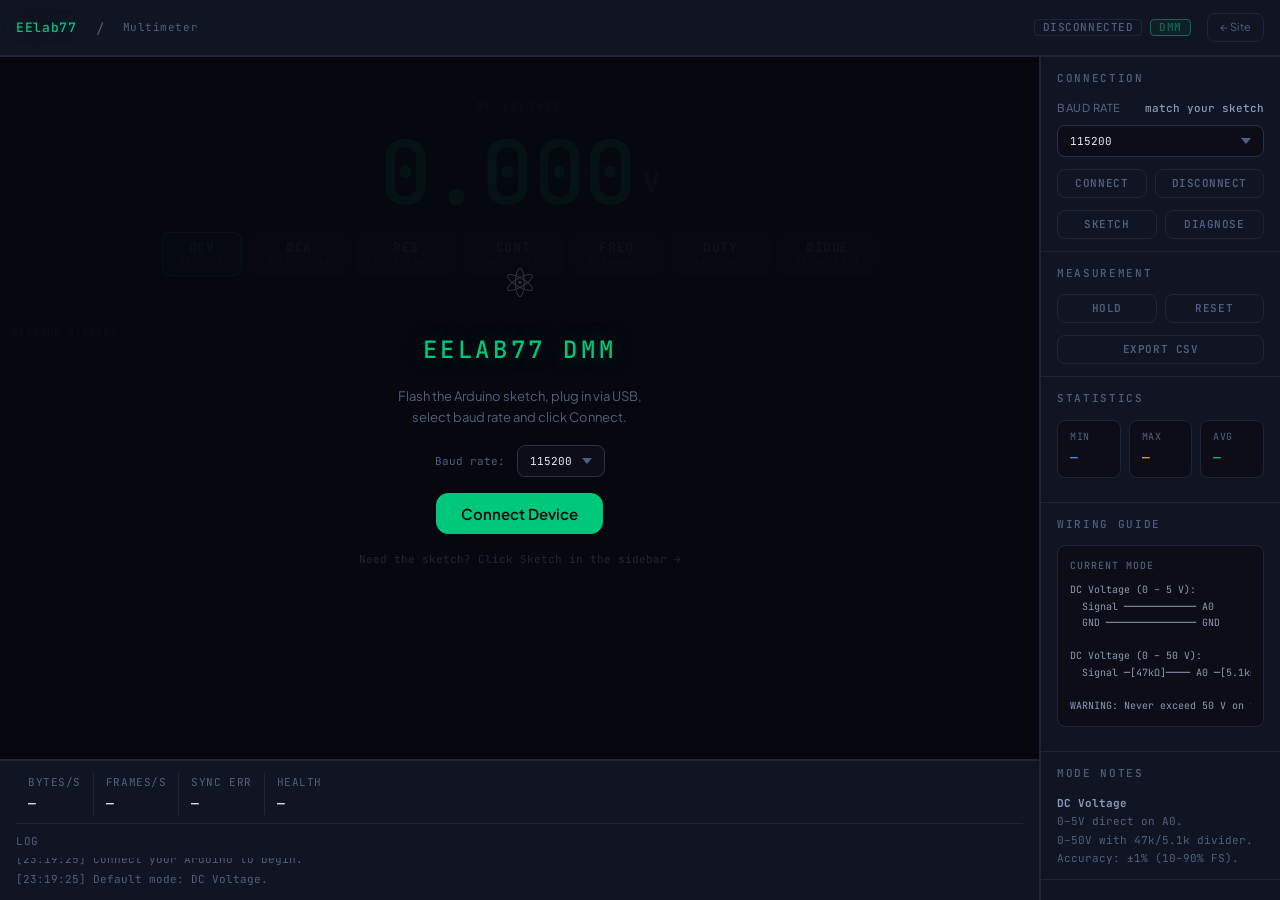
<file: .claude/worktrees/youthful-blackburn-d7c091/multimeter.html>
<!DOCTYPE html>
<html lang="en">
<head>
  <meta charset="UTF-8">
  <meta name="viewport" content="width=device-width, initial-scale=1.0">
  <title>Multimeter — EElab77</title>
  <meta name="description" content="EElab77 browser-based multimeter. DC voltage, current, resistance, continuity, frequency, duty cycle and diode test. Runs in Chrome via Web Serial.">

  <!-- Favicon -->
  <link rel="icon" type="image/svg+xml" href="assets/img/favicon.svg">

  <!-- CSS — tokens first, then base, then components, then shared
       instrument layout, then this page's specific styles -->
  <link rel="stylesheet" href="assets/css/tokens.css">
  <link rel="stylesheet" href="assets/css/base.css">
  <link rel="stylesheet" href="assets/css/components.css">
  <link rel="stylesheet" href="assets/css/instrument.css">
  <link rel="stylesheet" href="assets/css/multimeter.css">
</head>
<body class="is-instrument">

<div class="instrument-layout">

  <!-- ═══════════════════════════════════════════════════════
       INSTRUMENT NAV
  ════════════════════════════════════════════════════════ -->
  <header class="inst-nav">
    <a href="multimeter.html" class="inst-nav__logo">EElab77</a>
    <span class="inst-nav__sep">/</span>
    <span class="inst-nav__page">Multimeter</span>

    <!-- Status badges -->
    <div class="inst-nav__badges">
      <div class="badge"          id="dmm-conn-badge">DISCONNECTED</div>
      <div class="badge badge--green" style="opacity:0.5;">DMM</div>
    </div>

    <a href="index.html" class="inst-nav__home">← Site</a>
  </header>


  <!-- ═══════════════════════════════════════════════════════
       MAIN AREA — DMM display on top, strip chart below
  ════════════════════════════════════════════════════════ -->
  <main class="inst-main inst-main--dmm" id="inst-main">

    <!-- ── DMM display area ── -->
    <div class="dmm-display-area">

      <!-- Hold badge — shown when hold is active -->
      <div class="dmm-hold-badge" id="dmm-hold-badge">HOLD</div>

      <div class="dmm-display">

        <!-- Mode label — e.g. "DC Voltage" -->
        <div class="dmm-mode-label" id="dmm-mode-label">DC Voltage</div>

        <!-- Main reading row — number + unit -->
        <div class="dmm-reading-row">
          <div class="dmm-reading dmm-reading--voltage" id="dmm-reading">
            0.000
          </div>
          <div class="dmm-unit" id="dmm-unit">V</div>
        </div>

        <!-- Overrange indicator — shown instead of reading -->
        <div class="dmm-ol" id="dmm-ol">OL</div>

        <!-- Continuity indicator circle — shown in CONT mode -->
        <div class="cont-indicator is-open"
             id="cont-indicator"
             style="display:none;">&#9675;</div>

        <!-- Diode forward voltage label — shown in DIODE mode -->
        <div class="diode-vf" id="diode-vf" style="display:none;"></div>

        <!-- Secondary reading row — e.g. Period alongside Freq -->
        <div class="detail-rows" id="detail-rows" style="display:none;">
          <div class="detail-item">
            <div class="detail-item__label" id="detail-label-1"></div>
            <div class="detail-item__value" id="detail-value-1"></div>
          </div>
        </div>

      </div><!-- /.dmm-display -->

      <!-- Mode selector buttons -->
      <div class="mode-selector">

        <button class="mode-btn is-active--dcv" id="mode-btn-1">
          <span class="mode-btn__abbr">DCV</span>
          <span class="mode-btn__label">DC Volt</span>
        </button>

        <button class="mode-btn" id="mode-btn-2">
          <span class="mode-btn__abbr">DCA</span>
          <span class="mode-btn__label">DC Current</span>
        </button>

        <button class="mode-btn" id="mode-btn-3">
          <span class="mode-btn__abbr">RES</span>
          <span class="mode-btn__label">Resistance</span>
        </button>

        <button class="mode-btn" id="mode-btn-4">
          <span class="mode-btn__abbr">CONT</span>
          <span class="mode-btn__label">Continuity</span>
        </button>

        <button class="mode-btn" id="mode-btn-5">
          <span class="mode-btn__abbr">FREQ</span>
          <span class="mode-btn__label">Frequency</span>
        </button>

        <button class="mode-btn" id="mode-btn-6">
          <span class="mode-btn__abbr">DUTY</span>
          <span class="mode-btn__label">Duty Cycle</span>
        </button>

        <button class="mode-btn" id="mode-btn-7">
          <span class="mode-btn__abbr">DIODE</span>
          <span class="mode-btn__label">Diode Test</span>
        </button>

      </div><!-- /.mode-selector -->

    </div><!-- /.dmm-display-area -->


    <!-- ── Strip chart area ── -->
    <div class="dmm-chart-area">
      <canvas id="strip-chart"></canvas>
      <div class="chart-label">Reading history</div>
      <div class="chart-timespan" id="chart-timespan"></div>
    </div>


    <!-- ── Connect overlay ── -->
    <div class="connect-overlay" id="dmm-connect-overlay">
      <div class="connect-overlay__icon">&#9883;</div>
      <div class="connect-overlay__title">EELAB77 DMM</div>
      <p class="connect-overlay__sub">
        Flash the Arduino sketch, plug in via USB,<br>
        select baud rate and click Connect.
      </p>

      <div class="connect-overlay__baud">
        <span class="connect-overlay__baud-label">Baud rate:</span>
        <select class="select" id="dmm-overlay-baud-select">
          <option value="9600">9600</option>
          <option value="57600">57600</option>
          <option value="115200" selected>115200</option>
          <option value="500000">500000</option>
        </select>
      </div>

      <button class="btn btn--green btn--lg"
              id="dmm-btn-connect-overlay">
        Connect Device
      </button>

      <div class="connect-overlay__warn" id="dmm-no-serial-warn">
        &#9888; Web Serial requires Chrome or Edge.
      </div>
      <div class="connect-overlay__note">
        Need the sketch? Click Sketch in the sidebar &rarr;
      </div>
    </div>

  </main><!-- /.inst-main -->


  <!-- ═══════════════════════════════════════════════════════
       STATUS BAR
  ════════════════════════════════════════════════════════ -->
  <div class="inst-statusbar">

    <!-- Stats strip -->
    <div class="inst-statusbar__stats">
      <div class="stat-cell">
        <div class="stat-cell__name">Bytes/s</div>
        <div class="stat-cell__value" id="dmm-st-bps">&#8212;</div>
      </div>
      <div class="stat-cell">
        <div class="stat-cell__name">Frames/s</div>
        <div class="stat-cell__value" id="dmm-st-fps">&#8212;</div>
      </div>
      <div class="stat-cell">
        <div class="stat-cell__name">Sync Err</div>
        <div class="stat-cell__value" id="dmm-st-err">&#8212;</div>
      </div>
      <div class="stat-cell">
        <div class="stat-cell__name">Health</div>
        <div class="stat-cell__value" id="dmm-st-health">&#8212;</div>
      </div>
    </div>

    <!-- Log -->
    <div class="inst-statusbar__log-label">Log</div>
    <div class="log" id="dmm-log"></div>

  </div>


  <!-- ═══════════════════════════════════════════════════════
       CONTROLS SIDEBAR
  ════════════════════════════════════════════════════════ -->
  <aside class="inst-sidebar">

    <!-- ── Connection ── -->
    <div class="ctrl-section">
      <div class="ctrl-section__title">Connection</div>
      <div class="ctrl-row">
        <div class="form-label">
          Baud rate
          <span class="form-label-value">match your sketch</span>
        </div>
        <select class="select" id="dmm-baud-select">
          <option value="9600">9600</option>
          <option value="57600">57600</option>
          <option value="115200" selected>115200</option>
          <option value="500000">500000</option>
        </select>
      </div>
      <div class="ctrl-btn-row">
        <button class="btn btn--toggle" id="dmm-btn-connect">
          Connect
        </button>
        <button class="btn btn--toggle" id="dmm-btn-disconnect">
          Disconnect
        </button>
      </div>
      <div class="ctrl-btn-row">
        <button class="btn btn--toggle" id="dmm-btn-sketch">
          Sketch
        </button>
        <button class="btn btn--toggle" id="dmm-btn-diag">
          Diagnose
        </button>
      </div>
    </div>


    <!-- ── Measurement control ── -->
    <div class="ctrl-section">
      <div class="ctrl-section__title">Measurement</div>
      <div class="ctrl-btn-row">
        <button class="btn btn--toggle" id="dmm-btn-hold">
          Hold
        </button>
        <button class="btn btn--toggle" id="dmm-btn-reset">
          Reset
        </button>
      </div>
      <div class="ctrl-btn-row">
        <button class="btn btn--toggle" id="dmm-btn-csv">
          Export CSV
        </button>
      </div>
    </div>


    <!-- ── Min / Max / Avg ── -->
    <div class="ctrl-section">
      <div class="ctrl-section__title">Statistics</div>
      <div class="stat-panel">
        <div class="stat-panel__cell">
          <div class="stat-panel__label">Min</div>
          <div class="stat-panel__value stat-panel__value--min"
               id="stat-min">&#8212;</div>
        </div>
        <div class="stat-panel__cell">
          <div class="stat-panel__label">Max</div>
          <div class="stat-panel__value stat-panel__value--max"
               id="stat-max">&#8212;</div>
        </div>
        <div class="stat-panel__cell">
          <div class="stat-panel__label">Avg</div>
          <div class="stat-panel__value stat-panel__value--avg"
               id="stat-avg">&#8212;</div>
        </div>
      </div>
    </div>


    <!-- ── Wiring guide ── -->
    <div class="ctrl-section">
      <div class="ctrl-section__title">Wiring Guide</div>
      <div class="wiring-guide">
        <div class="wiring-guide__title">Current mode</div>
        <pre class="wiring-guide__content" id="wiring-content"></pre>
      </div>
    </div>


    <!-- ── Range info ── -->
    <div class="ctrl-section">
      <div class="ctrl-section__title">Mode Notes</div>
      <div style="
        font-family: var(--font-mono);
        font-size: var(--text-xs);
        color: var(--color-text-3);
        line-height: var(--leading-loose);
      ">
        <div id="mode-notes-dcv">
          <strong style="color:var(--color-text-2);">DC Voltage</strong><br>
          0&ndash;5V direct on A0.<br>
          0&ndash;50V with 47k/5.1k divider.<br>
          Accuracy: &plusmn;1% (10&ndash;90% FS).
        </div>
        <div id="mode-notes-dca" style="display:none;">
          <strong style="color:var(--color-text-2);">DC Current</strong><br>
          1&Omega; shunt on A0.<br>
          Max: 1A continuous.<br>
          Break circuit to insert shunt.
        </div>
        <div id="mode-notes-res" style="display:none;">
          <strong style="color:var(--color-text-2);">Resistance</strong><br>
          Best: 100&Omega;&ndash;100k&Omega;.<br>
          Disconnect component first.<br>
          10k&Omega; ref resistor required.
        </div>
        <div id="mode-notes-cont" style="display:none;">
          <strong style="color:var(--color-text-2);">Continuity</strong><br>
          Closed when R &lt; 50&Omega;.<br>
          Same wiring as resistance.<br>
          Visual indicator only (no buzzer).
        </div>
        <div id="mode-notes-freq" style="display:none;">
          <strong style="color:var(--color-text-2);">Frequency</strong><br>
          Signal on D8 (0&ndash;5V only).<br>
          Range: ~1Hz to ~8MHz.<br>
          Never exceed 5V on D8.
        </div>
        <div id="mode-notes-duty" style="display:none;">
          <strong style="color:var(--color-text-2);">Duty Cycle</strong><br>
          Signal on D8 (0&ndash;5V only).<br>
          High time / period &times; 100%.<br>
          Never exceed 5V on D8.
        </div>
        <div id="mode-notes-diode" style="display:none;">
          <strong style="color:var(--color-text-2);">Diode Test</strong><br>
          Same wiring as resistance.<br>
          Reads forward voltage Vf.<br>
          OL = open or reverse biased.
        </div>
      </div>
    </div>

  </aside>

</div><!-- /.instrument-layout -->


<!-- ═══════════════════════════════════════════════════════
     SKETCH MODAL
════════════════════════════════════════════════════════ -->
<div class="modal-backdrop" id="dmm-sketch-modal-backdrop">
  <div class="modal">

    <div class="modal__header">
      <div class="modal__title">Arduino Sketch &mdash; Multimeter</div>
      <button class="modal__close" id="dmm-modal-close">&#10005;</button>
    </div>

    <div class="modal__body">
      <pre id="dmm-sketch-text"
           style="font-size:11px; line-height:var(--leading-loose);"></pre>
    </div>

    <div class="modal__footer">
      <button class="btn btn--ghost btn--sm"
              id="dmm-btn-copy-sketch">Copy</button>
      <button class="btn btn--green btn--sm"
              id="dmm-btn-dl-sketch">Download .ino</button>
    </div>

  </div>
</div>


<!-- ═══════════════════════════════════════════════════════
     DIAGNOSTICS MODAL
════════════════════════════════════════════════════════ -->
<div class="modal-backdrop" id="dmm-diag-modal-backdrop">
  <div class="modal modal--sm">

    <div class="modal__header">
      <div class="modal__title">Diagnostics</div>
      <button class="modal__close" id="dmm-diag-close">&#10005;</button>
    </div>

    <div class="modal__body">

      <div class="diag-section-title">System Checks</div>
      <div id="dmm-diag-checks"></div>

      <div class="diag-section-title">Serial Echo Test</div>
      <p class="diag-trouble" style="margin-bottom:var(--space-3);">
        Sends <strong>T</strong> to the Arduino. The sketch responds with
        a human-readable self-test you can also verify in Arduino Serial
        Monitor at the same baud rate.
      </p>
      <div class="serial-test-out is-empty" id="dmm-serial-test-out">
        Output will appear here after running the test...
      </div>
      <div class="ctrl-btn-row" style="margin-top:var(--space-3);">
        <button class="btn btn--toggle" id="dmm-btn-test">Run Test</button>
        <button class="btn btn--toggle" id="dmm-btn-clear-test">Clear</button>
      </div>

      <div class="diag-section-title">Troubleshooting</div>
      <div class="diag-trouble">
        <strong>Reading jumps or is noisy</strong><br>
        &rarr; Add 100nF capacitor from A0 to GND.<br>
        &rarr; Shorten probe wires to reduce pickup.<br>
        <br>
        <strong>Resistance reads OL</strong><br>
        &rarr; Check 10k&Omega; ref resistor is connected 5V&rarr;A0.<br>
        &rarr; Disconnect component from circuit before measuring.<br>
        <br>
        <strong>Frequency reads 0 or OL</strong><br>
        &rarr; Signal must be on D8, not A0.<br>
        &rarr; Signal must be 0&ndash;5V logic. Never exceed 5V.<br>
        &rarr; Signal must be at least 1Hz for Timer1 to capture.<br>
        <br>
        <strong>No frames received</strong><br>
        &rarr; Baud rate mismatch &mdash; match selector to sketch.<br>
        &rarr; Close Arduino Serial Monitor before connecting.<br>
        <br>
        <strong>Firefox not working</strong><br>
        &rarr; Web Serial requires Chrome or Edge.
      </div>

    </div>

    <div class="modal__footer">
      <button class="btn btn--green btn--sm"
              id="dmm-btn-run-checks">Run All Checks</button>
    </div>

  </div>
</div>


<!-- ═══════════════════════════════════════════════════════
     JS — strict load order
     1. multimeter-sketch.js   data  (EELAB_MULTIMETER_SKETCH)
     2. multimeter-serial.js   serial layer  (EEDmmSerial)
     3. multimeter-engine.js   processing    (EEDmmEngine)
     4. multimeter-controls.js UI + drawing  (EEDmmControls)
     5. nav.js                 active link
════════════════════════════════════════════════════════ -->
<script src="assets/js/multimeter-sketch.js"></script>
<script src="assets/js/multimeter-serial.js"></script>
<script src="assets/js/multimeter-engine.js"></script>
<script src="assets/js/multimeter-controls.js"></script>
<script src="assets/js/nav.js"></script>

<!-- Wire mode notes visibility to mode buttons -->
<script>
(function () {
  var noteMap = {
    1: 'mode-notes-dcv',
    2: 'mode-notes-dca',
    3: 'mode-notes-res',
    4: 'mode-notes-cont',
    5: 'mode-notes-freq',
    6: 'mode-notes-duty',
    7: 'mode-notes-diode'
  };

  function showNote(modeCode) {
    Object.keys(noteMap).forEach(function (k) {
      var el = document.getElementById(noteMap[k]);
      if (el) el.style.display = (+k === modeCode) ? 'block' : 'none';
    });
  }

  document.addEventListener('DOMContentLoaded', function () {
    /* Show DCV notes by default */
    showNote(1);

    /* Hook into each mode button after controls.js has wired them */
    for (var code = 1; code <= 7; code++) {
      (function (c) {
        var btn = document.getElementById('mode-btn-' + c);
        if (btn) btn.addEventListener('click', function () { showNote(c); });
      }(code));
    }
  });
}());
</script>

</body>
</html>
</file>
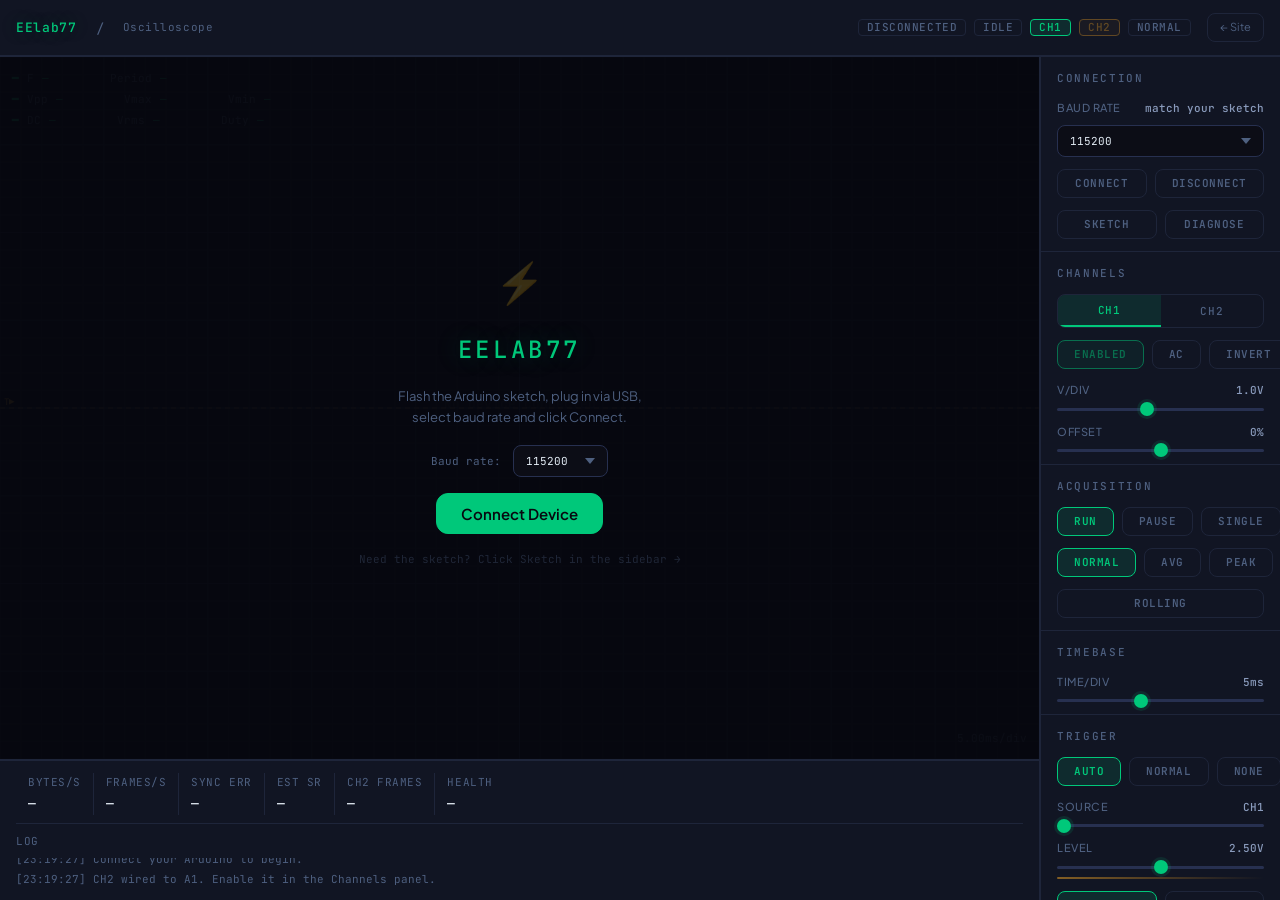
<file: .claude/worktrees/youthful-blackburn-d7c091/scope.html>
<!DOCTYPE html>
<html lang="en">
<head>
  <meta charset="UTF-8">
  <meta name="viewport" content="width=device-width, initial-scale=1.0">
  <title>Oscilloscope — EElab77</title>
  <meta name="description" content="EElab77 2-channel oscilloscope. Triggered capture, FFT, cursors, average, peak detect, and CSV export. Runs in Chrome via Web Serial.">

  <!-- Favicon -->
  <link rel="icon" type="image/svg+xml" href="assets/img/favicon.svg">

  <!-- CSS — tokens first, then base, then components, then instrument-specific -->
  <link rel="stylesheet" href="assets/css/tokens.css">
  <link rel="stylesheet" href="assets/css/base.css">
  <link rel="stylesheet" href="assets/css/components.css">
  <link rel="stylesheet" href="assets/css/instrument.css">
  <link rel="stylesheet" href="assets/css/scope.css">
</head>
<body class="is-instrument">

<div class="instrument-layout">

  <!-- ═══════════════════════════════════════════════════════
       INSTRUMENT NAV
  ════════════════════════════════════════════════════════ -->
  <header class="inst-nav">
    <a href="scope.html" class="inst-nav__logo">EElab77</a>
    <span class="inst-nav__sep">/</span>
    <span class="inst-nav__page">Oscilloscope</span>

    <!-- Status badges -->
    <div class="inst-nav__badges">
      <div class="badge"          id="conn-badge">DISCONNECTED</div>
      <div class="badge"          id="state-badge">IDLE</div>
      <div class="badge badge--green"              id="ch1-badge">CH1</div>
      <div class="badge badge--amber"              id="ch2-badge" style="opacity:0.35;">CH2</div>
      <div class="badge"          id="acq-badge">NORMAL</div>
    </div>

    <a href="index.html" class="inst-nav__home">← Site</a>
  </header>


  <!-- ═══════════════════════════════════════════════════════
       MAIN CANVAS AREA
  ════════════════════════════════════════════════════════ -->
  <main class="inst-main" id="inst-main">

    <!-- Scope canvas — scope-render.js targets this by ID -->
    <canvas id="scope-canvas"></canvas>

    <!-- FFT canvas — shown below scope canvas when FFT is active -->
    <canvas id="fft-canvas"></canvas>

    <!-- ── Measurements overlay (top-left) ── -->
    <div class="canvas-measurements">

      <!-- CH1 row 1: freq, period -->
      <div class="meas-row">
        <span class="meas-label" style="color:var(--color-green);">━</span>
        <span class="meas-label">F</span>
        <span class="meas-val meas-val--ch1" id="m1-freq">—</span>
        <span class="meas-label">Period</span>
        <span class="meas-val meas-val--ch1" id="m1-period">—</span>
      </div>

      <!-- CH1 row 2: Vpp, Vmax, Vmin -->
      <div class="meas-row">
        <span class="meas-label" style="color:var(--color-green);">━</span>
        <span class="meas-label">Vpp</span>
        <span class="meas-val meas-val--ch1" id="m1-vpp">—</span>
        <span class="meas-label">Vmax</span>
        <span class="meas-val meas-val--ch1" id="m1-vmax">—</span>
        <span class="meas-label">Vmin</span>
        <span class="meas-val meas-val--ch1" id="m1-vmin">—</span>
      </div>

      <!-- CH1 row 3: DC, Vrms, Duty -->
      <div class="meas-row">
        <span class="meas-label" style="color:var(--color-green);">━</span>
        <span class="meas-label">DC</span>
        <span class="meas-val meas-val--ch1" id="m1-dc">—</span>
        <span class="meas-label">Vrms</span>
        <span class="meas-val meas-val--ch1" id="m1-vrms">—</span>
        <span class="meas-label">Duty</span>
        <span class="meas-val meas-val--ch1" id="m1-duty">—</span>
      </div>

      <!-- CH2 rows — hidden until CH2 is enabled -->
      <div class="meas-row" id="ch2-meas-row" style="display:none;">
        <span class="meas-label" style="color:var(--color-amber);">━</span>
        <span class="meas-label">F</span>
        <span class="meas-val meas-val--ch2" id="m2-freq">—</span>
        <span class="meas-label">Vpp</span>
        <span class="meas-val meas-val--ch2" id="m2-vpp">—</span>
        <span class="meas-label">DC</span>
        <span class="meas-val meas-val--ch2" id="m2-dc">—</span>
      </div>
      <div class="meas-row" id="ch2-meas-row-2" style="display:none;">
        <span class="meas-label" style="color:var(--color-amber);">━</span>
        <span class="meas-label">Vmax</span>
        <span class="meas-val meas-val--ch2" id="m2-vmax">—</span>
        <span class="meas-label">Vmin</span>
        <span class="meas-val meas-val--ch2" id="m2-vmin">—</span>
        <span class="meas-label">Vrms</span>
        <span class="meas-val meas-val--ch2" id="m2-vrms">—</span>
      </div>

    </div>

    <!-- ── Cursor panel overlay (top-right) ── -->
    <div class="cursor-panel" id="cursor-panel">
      <div class="cursor-panel__row">
        <span class="cursor-panel__label">T1</span>
        <span class="cursor-panel__val--t" id="cp-t1">—</span>
      </div>
      <div class="cursor-panel__row">
        <span class="cursor-panel__label">T2</span>
        <span class="cursor-panel__val--t" id="cp-t2">—</span>
      </div>
      <div class="cursor-panel__row">
        <span class="cursor-panel__label">ΔT</span>
        <span class="cursor-panel__val--t" id="cp-dt">—</span>
      </div>
      <div class="cursor-panel__row">
        <span class="cursor-panel__label">1/ΔT</span>
        <span class="cursor-panel__val--t" id="cp-f">—</span>
      </div>
      <div class="cursor-panel__divider"></div>
      <div class="cursor-panel__row">
        <span class="cursor-panel__label">V1</span>
        <span class="cursor-panel__val--v" id="cp-v1">—</span>
      </div>
      <div class="cursor-panel__row">
        <span class="cursor-panel__label">V2</span>
        <span class="cursor-panel__val--v" id="cp-v2">—</span>
      </div>
      <div class="cursor-panel__row">
        <span class="cursor-panel__label">ΔV</span>
        <span class="cursor-panel__val--v" id="cp-dv">—</span>
      </div>
    </div>

    <!-- ── Trigger state (bottom-left) ── -->
    <div class="canvas-trig-state" id="trig-state-label"></div>

    <!-- ── Timebase label (bottom-right) ── -->
    <div class="canvas-timebase" id="timebase-label">—</div>

    <!-- ── Connect overlay ── -->
    <div class="connect-overlay" id="connect-overlay">
      <div class="connect-overlay__icon">⚡</div>
      <div class="connect-overlay__title">EELAB77</div>
      <p class="connect-overlay__sub">
        Flash the Arduino sketch, plug in via USB,<br>
        select baud rate and click Connect.
      </p>

      <div class="connect-overlay__baud">
        <span class="connect-overlay__baud-label">Baud rate:</span>
        <select class="select" id="overlay-baud-select">
          <option value="9600">9600</option>
          <option value="19200">19200</option>
          <option value="57600">57600</option>
          <option value="115200" selected>115200</option>
          <option value="250000">250000</option>
          <option value="500000">500000</option>
          <option value="1000000">1000000</option>
        </select>
      </div>

      <button class="btn btn--green btn--lg" id="btn-connect-overlay">
        Connect Device
      </button>

      <div class="connect-overlay__warn" id="no-serial-warn">
        ⚠ Web Serial requires Chrome or Edge.
      </div>
      <div class="connect-overlay__note">
        Need the sketch? Click Sketch in the sidebar →
      </div>
    </div>

  </main>


  <!-- ═══════════════════════════════════════════════════════
       STATUS BAR
  ════════════════════════════════════════════════════════ -->
  <div class="inst-statusbar">

    <!-- Stats strip -->
    <div class="inst-statusbar__stats">
      <div class="stat-cell">
        <div class="stat-cell__name">Bytes/s</div>
        <div class="stat-cell__value" id="st-bps">—</div>
      </div>
      <div class="stat-cell">
        <div class="stat-cell__name">Frames/s</div>
        <div class="stat-cell__value" id="st-fps">—</div>
      </div>
      <div class="stat-cell">
        <div class="stat-cell__name">Sync Err</div>
        <div class="stat-cell__value" id="st-err">—</div>
      </div>
      <div class="stat-cell">
        <div class="stat-cell__name">Est SR</div>
        <div class="stat-cell__value" id="st-sr">—</div>
      </div>
      <div class="stat-cell">
        <div class="stat-cell__name">CH2 Frames</div>
        <div class="stat-cell__value" id="st-ch2">—</div>
      </div>
      <div class="stat-cell">
        <div class="stat-cell__name">Health</div>
        <div class="stat-cell__value" id="st-health">—</div>
      </div>
    </div>

    <!-- Log -->
    <div class="inst-statusbar__log-label">Log</div>
    <div class="log" id="scope-log"></div>

  </div>


  <!-- ═══════════════════════════════════════════════════════
       CONTROLS SIDEBAR
  ════════════════════════════════════════════════════════ -->
  <aside class="inst-sidebar">

    <!-- ── Connection ── -->
    <div class="ctrl-section">
      <div class="ctrl-section__title">Connection</div>
      <div class="ctrl-row">
        <div class="form-label">
          Baud rate
          <span class="form-label-value">match your sketch</span>
        </div>
        <select class="select" id="baud-select">
          <option value="9600">9600</option>
          <option value="19200">19200</option>
          <option value="57600">57600</option>
          <option value="115200" selected>115200</option>
          <option value="250000">250000</option>
          <option value="500000">500000</option>
          <option value="1000000">1000000</option>
        </select>
      </div>
      <div class="ctrl-btn-row">
        <button class="btn btn--toggle" id="btn-connect">Connect</button>
        <button class="btn btn--toggle btn--toggle" id="btn-disconnect"
                style="color:var(--color-text-3);">Disconnect</button>
      </div>
      <div class="ctrl-btn-row">
        <button class="btn btn--toggle" id="btn-sketch">Sketch</button>
        <button class="btn btn--toggle" id="btn-diag">Diagnose</button>
      </div>
    </div>

    <!-- ── Channels ── -->
    <div class="ctrl-section">
      <div class="ctrl-section__title">Channels</div>

      <!-- Tab strip -->
      <div class="ch-tabs">
        <button class="ch-tab is-active--ch1" id="tab-ch1">CH1</button>
        <button class="ch-tab"                id="tab-ch2">CH2</button>
      </div>

      <!-- CH1 panel -->
      <div id="ch1-panel">
        <div class="ctrl-btn-row">
          <button class="btn btn--toggle is-active" id="btn-ch1-en"
                  style="pointer-events:none; opacity:0.5;">Enabled</button>
          <button class="btn btn--toggle" id="btn-ch1-ac">AC</button>
          <button class="btn btn--toggle" id="btn-ch1-inv">Invert</button>
        </div>
        <div class="ctrl-row">
          <div class="form-label">
            V/div
            <span class="form-label-value" id="lbl-ch1-vdiv">1.0V</span>
          </div>
          <input type="range" class="range" id="sl-ch1-vdiv"
                 min="0" max="7" step="1" value="3">
        </div>
        <div class="ctrl-row">
          <div class="form-label">
            Offset
            <span class="form-label-value" id="lbl-ch1-off">0%</span>
          </div>
          <input type="range" class="range" id="sl-ch1-off"
                 min="-50" max="50" step="1" value="0">
        </div>
      </div>

      <!-- CH2 panel — hidden by default -->
      <div id="ch2-panel" style="display:none;">
        <div class="ctrl-btn-row">
          <button class="btn btn--toggle" id="btn-ch2-en">Enable CH2</button>
          <button class="btn btn--toggle" id="btn-ch2-ac">AC</button>
          <button class="btn btn--toggle" id="btn-ch2-inv">Invert</button>
        </div>
        <div class="ctrl-row">
          <div class="form-label">
            V/div
            <span class="form-label-value" id="lbl-ch2-vdiv">1.0V</span>
          </div>
          <input type="range" class="range range--amber" id="sl-ch2-vdiv"
                 min="0" max="7" step="1" value="3">
        </div>
        <div class="ctrl-row">
          <div class="form-label">
            Offset
            <span class="form-label-value" id="lbl-ch2-off">0%</span>
          </div>
          <input type="range" class="range range--amber" id="sl-ch2-off"
                 min="-50" max="50" step="1" value="0">
        </div>
      </div>
    </div>

    <!-- ── Acquisition ── -->
    <div class="ctrl-section">
      <div class="ctrl-section__title">Acquisition</div>

      <div class="ctrl-btn-row">
        <button class="btn btn--toggle is-active" id="btn-run">Run</button>
        <button class="btn btn--toggle"           id="btn-pause">Pause</button>
        <button class="btn btn--toggle"           id="btn-single">Single</button>
      </div>

      <div class="ctrl-btn-row">
        <button class="btn btn--toggle is-active" id="btn-acq-normal">Normal</button>
        <button class="btn btn--toggle"           id="btn-acq-avg">Avg</button>
        <button class="btn btn--toggle"           id="btn-acq-peak">Peak</button>
      </div>

      <!-- Average count — hidden unless avg mode is active -->
      <div class="ctrl-row" id="row-avg">
        <div class="form-label">
          Avg count
          <span class="form-label-value" id="lbl-avg">8</span>
        </div>
        <input type="range" class="range" id="sl-avg"
               min="0" max="5" step="1" value="2">
      </div>

      <div class="ctrl-btn-row">
        <button class="btn btn--toggle" id="btn-rolling">Rolling</button>
      </div>
    </div>

    <!-- ── Timebase ── -->
    <div class="ctrl-section">
      <div class="ctrl-section__title">Timebase</div>
      <div class="ctrl-row">
        <div class="form-label">
          Time/div
          <span class="form-label-value" id="lbl-tb">5ms</span>
        </div>
        <input type="range" class="range" id="sl-tb"
               min="0" max="10" step="1" value="4">
      </div>
    </div>

    <!-- ── Trigger ── -->
    <div class="ctrl-section">
      <div class="ctrl-section__title">Trigger</div>

      <div class="ctrl-btn-row">
        <button class="btn btn--toggle is-active" id="btn-trig-auto">Auto</button>
        <button class="btn btn--toggle"           id="btn-trig-norm">Normal</button>
        <button class="btn btn--toggle"           id="btn-trig-none">None</button>
      </div>

      <div class="ctrl-row">
        <div class="form-label">
          Source
          <span class="form-label-value" id="lbl-trig-src">CH1</span>
        </div>
        <input type="range" class="range" id="sl-trig-src"
               min="1" max="2" step="1" value="1">
      </div>

      <div class="ctrl-row">
        <div class="form-label">
          Level
          <span class="form-label-value" id="lbl-trig-lv">2.50V</span>
        </div>
        <input type="range" class="range" id="sl-trig-lv"
               min="0" max="100" step="1" value="50">
        <div class="trig-bar"></div>
      </div>

      <div class="ctrl-btn-row">
        <button class="btn btn--toggle is-active" id="btn-trig-rise">↑ Rise</button>
        <button class="btn btn--toggle"           id="btn-trig-fall">↓ Fall</button>
      </div>

      <div class="ctrl-row">
        <div class="form-label">
          Holdoff
          <span class="form-label-value" id="lbl-holdoff">20ms</span>
        </div>
        <input type="range" class="range" id="sl-holdoff"
               min="0" max="8" step="1" value="2">
      </div>
    </div>

    <!-- ── Cursors ── -->
    <div class="ctrl-section">
      <div class="ctrl-section__title">Cursors</div>
      <div class="ctrl-btn-row">
        <button class="btn btn--toggle" id="btn-cursors">Enable</button>
        <button class="btn btn--toggle" id="btn-cur-reset">Reset</button>
      </div>
      <div style="
        font-family: var(--font-mono);
        font-size: var(--text-xs);
        color: var(--color-text-3);
        margin-top: var(--space-2);
        line-height: var(--leading-relaxed);
      ">
        Drag <span style="color:var(--color-amber);">T1 / T2</span> time lines<br>
        Drag <span style="color:var(--color-cyan);">V1 / V2</span> volt lines
      </div>
    </div>

    <!-- ── Display ── -->
    <div class="ctrl-section">
      <div class="ctrl-section__title">Display</div>
      <div class="ctrl-btn-row">
        <button class="btn btn--toggle"           id="btn-fft">FFT</button>
        <button class="btn btn--toggle is-active" id="btn-interp">Interp</button>
        <button class="btn btn--toggle"           id="btn-fill">Fill</button>
      </div>
      <div class="ctrl-row">
        <div class="form-label">
          Persistence
          <span class="form-label-value" id="lbl-persist">0%</span>
        </div>
        <input type="range" class="range" id="sl-persist"
               min="0" max="95" step="5" value="0">
      </div>
    </div>

    <!-- ── Export ── -->
    <div class="ctrl-section">
      <div class="ctrl-section__title">Export</div>
      <div class="ctrl-btn-row">
        <button class="btn btn--toggle" id="btn-png">PNG</button>
        <button class="btn btn--toggle" id="btn-csv">CSV</button>
      </div>
    </div>

  </aside>

</div><!-- /.instrument-layout -->


<!-- ═══════════════════════════════════════════════════════
     SKETCH MODAL
════════════════════════════════════════════════════════ -->
<div class="modal-backdrop" id="sketch-modal-backdrop">
  <div class="modal">

    <div class="modal__header">
      <div class="modal__title">Arduino Sketch — 2 Channel</div>
      <button class="modal__close" id="modal-close">✕</button>
    </div>

    <div class="modal__body">
      <pre id="sketch-text"
           style="font-size:11px; line-height:var(--leading-loose);"></pre>
    </div>

    <div class="modal__footer">
      <button class="btn btn--ghost btn--sm" id="btn-copy-sketch">Copy</button>
      <button class="btn btn--green btn--sm" id="btn-dl-sketch">Download .ino</button>
    </div>

  </div>
</div>


<!-- ═══════════════════════════════════════════════════════
     DIAGNOSTICS MODAL
════════════════════════════════════════════════════════ -->
<div class="modal-backdrop" id="diag-modal-backdrop">
  <div class="modal modal--sm">

    <div class="modal__header">
      <div class="modal__title">Diagnostics</div>
      <button class="modal__close" id="diag-close">✕</button>
    </div>

    <div class="modal__body">

      <!-- System checks — populated by scope-controls.js -->
      <div class="diag-section-title">System Checks</div>
      <div id="diag-checks"></div>

      <!-- Serial echo test -->
      <div class="diag-section-title">Serial Echo Test</div>
      <p class="diag-trouble" style="margin-bottom: var(--space-3);">
        Sends <strong>T</strong> to the Arduino. The sketch responds with
        human-readable text you can also verify in Arduino Serial Monitor.
      </p>
      <div class="serial-test-out is-empty" id="serial-test-out">
        Output will appear here after running the test...
      </div>
      <div class="ctrl-btn-row" style="margin-top: var(--space-3);">
        <button class="btn btn--toggle" id="btn-test">Run Test</button>
        <button class="btn btn--toggle" id="btn-clear-test">Clear</button>
      </div>

      <!-- Troubleshooting guide -->
      <div class="diag-section-title">Troubleshooting</div>
      <div class="diag-trouble">
        <strong>No data / blank waveform</strong><br>
        → Baud rate mismatch — match selector to <code>#define BAUD_RATE</code> in sketch.<br>
        → Close Arduino Serial Monitor — it locks the port.<br>
        → Try a different USB cable (data cable, not charge-only).<br>
        <br>
        <strong>High sync error count</strong><br>
        → Almost always a baud rate mismatch. Try 115200 first.<br>
        → Try a slower ADC prescaler (PS_128) in the sketch.<br>
        <br>
        <strong>CH2 not showing</strong><br>
        → Enable CH2 in the Channels panel.<br>
        → Confirm <code>ch2Enable = true</code> in your sketch.<br>
        <br>
        <strong>Unstable waveform</strong><br>
        → Adjust the trigger level to the midpoint of the signal.<br>
        → Increase holdoff if the signal has high-frequency noise.<br>
        <br>
        <strong>Sketch upload fails</strong><br>
        → Click Disconnect first — the web app holds the port.<br>
        <br>
        <strong>Firefox not working</strong><br>
        → Web Serial requires Chrome or Edge. Firefox is not supported.
      </div>

    </div>

    <div class="modal__footer">
      <button class="btn btn--green btn--sm" id="btn-run-checks">
        Run All Checks
      </button>
    </div>

  </div>
</div>


<!-- ═══════════════════════════════════════════════════════
     JS — strict load order
     1. scope-sketch.js   data (EELAB_SKETCH string)
     2. scope-serial.js   serial layer  (EESerial)
     3. scope-engine.js   state machine (EEEngine)
     4. scope-fft.js      FFT module    (EEFFT)
     5. scope-render.js   canvas draw   (EERender)
     6. scope-controls.js UI wiring     (EEControls)
     7. nav.js            active link
════════════════════════════════════════════════════════ -->
<script src="assets/js/scope-sketch.js"></script>
<script src="assets/js/scope-serial.js"></script>
<script src="assets/js/scope-engine.js"></script>
<script src="assets/js/scope-fft.js"></script>
<script src="assets/js/scope-render.js"></script>
<script src="assets/js/scope-controls.js"></script>
<script src="assets/js/nav.js"></script>

</body>
</html>
</file>
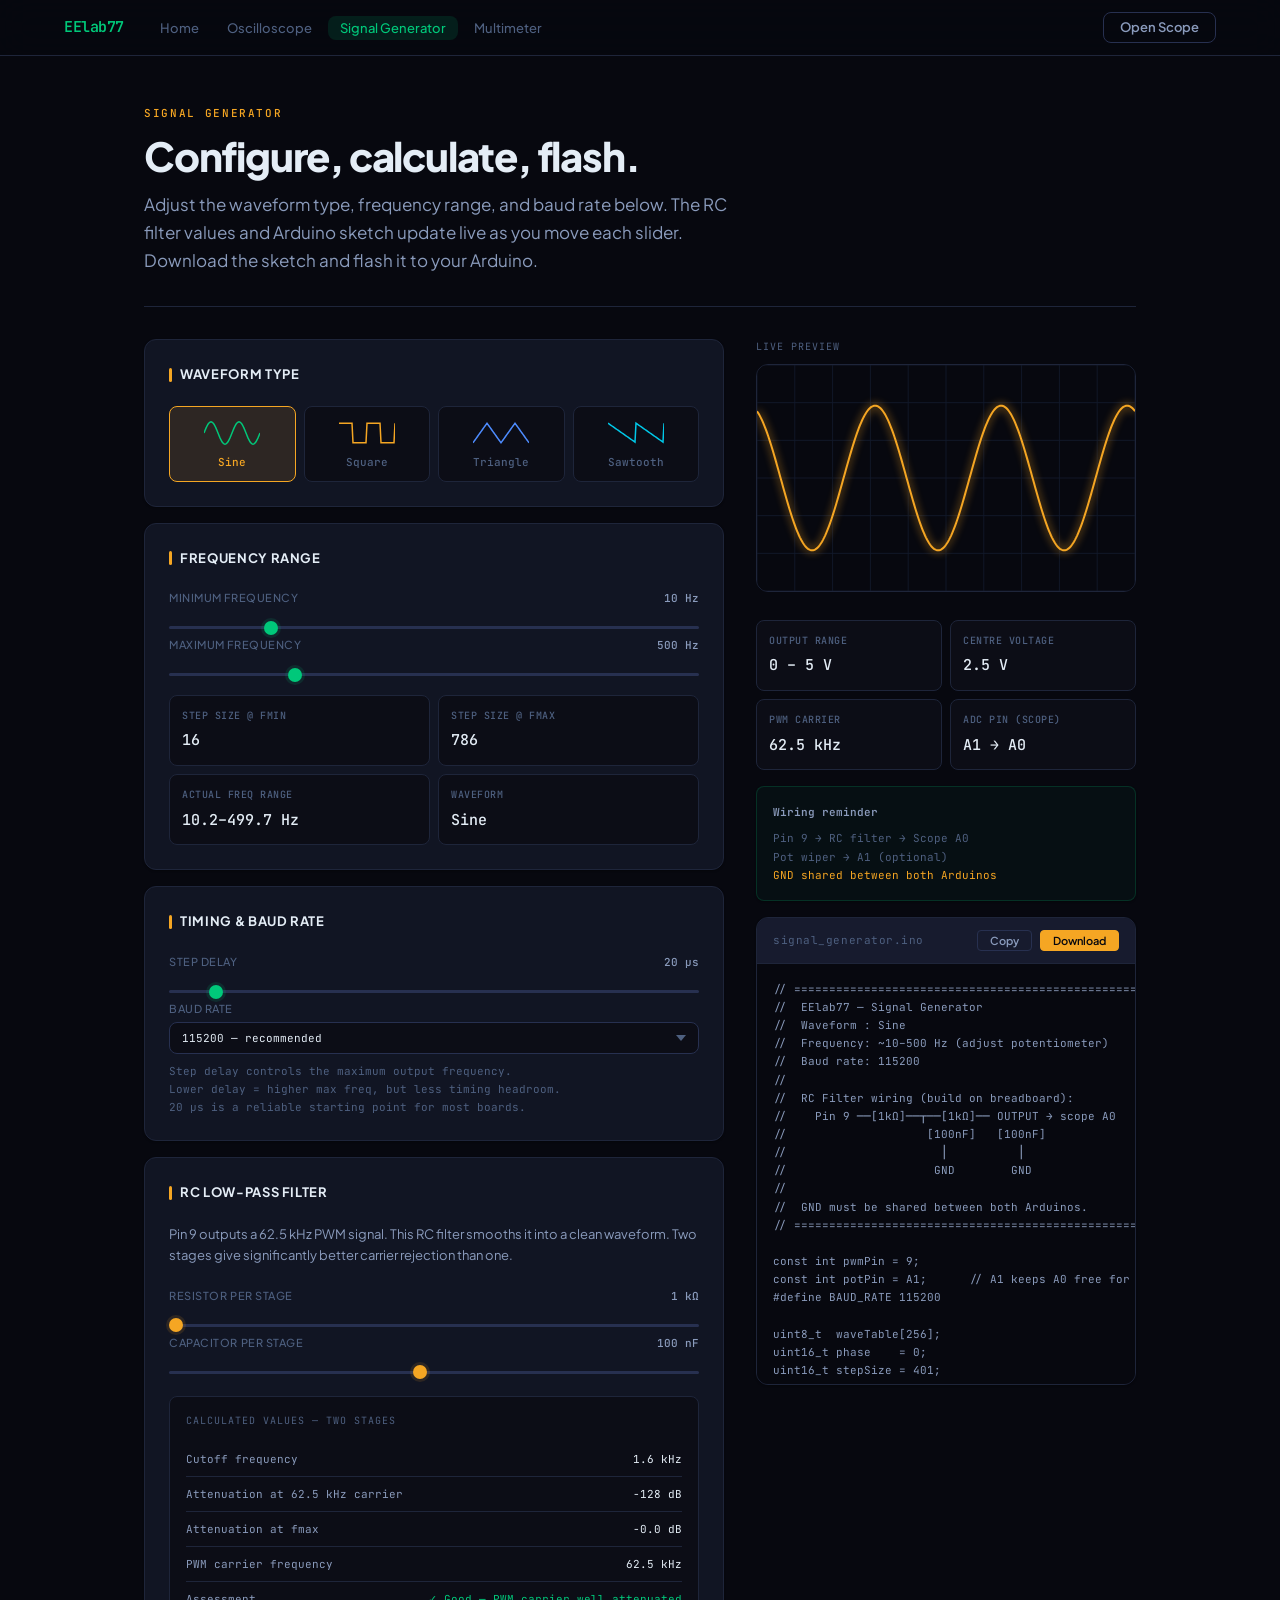
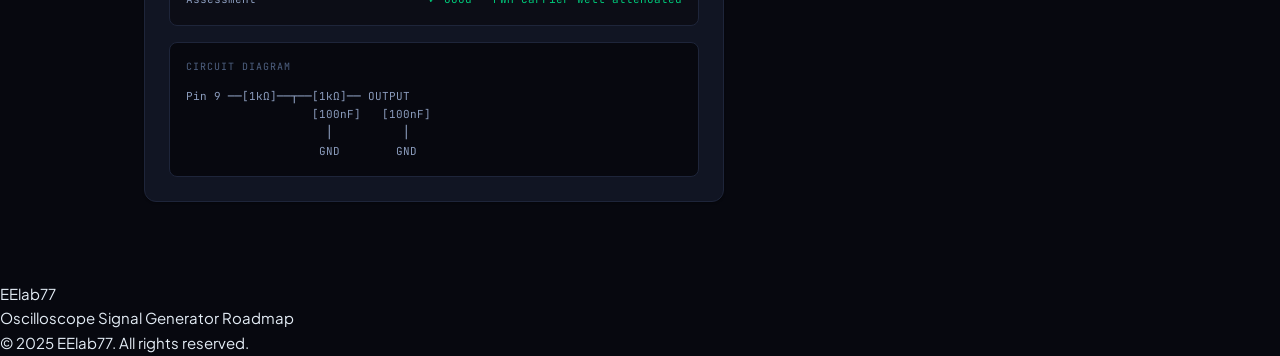
<file: .claude/worktrees/youthful-blackburn-d7c091/signal-generator.html>
<!DOCTYPE html>
<html lang="en">
<head>
  <meta charset="UTF-8">
  <meta name="viewport" content="width=device-width, initial-scale=1.0">
  <title>Signal Generator — EElab77</title>
  <meta name="description" content="EElab77 signal generator. Configure sine, square, triangle, and sawtooth waveforms. Live RC filter calculator. Download a ready-to-flash Arduino sketch.">

  <!-- Favicon -->
  <link rel="icon" type="image/svg+xml" href="assets/img/favicon.svg">

  <!-- CSS — tokens first, then base, then components, then page-specific -->
  <link rel="stylesheet" href="assets/css/tokens.css">
  <link rel="stylesheet" href="assets/css/base.css">
  <link rel="stylesheet" href="assets/css/components.css">
  <link rel="stylesheet" href="assets/css/nav.css">
  <link rel="stylesheet" href="assets/css/signal-generator.css">
</head>
<body>

  <!-- ═══════════════════════════════════════════════════════
       NAV — identical markup on every page, nav.js sets active
  ════════════════════════════════════════════════════════ -->
  <nav class="nav">
    <a href="index.html" class="nav__logo">
      <span class="nav__logo-mark">EElab77</span>
    </a>

    <ul class="nav__links">
      <li><a href="index.html"            class="nav__link">Home</a></li>
      <li><a href="scope.html"            class="nav__link">Oscilloscope</a></li>
      <li><a href="signal-generator.html" class="nav__link">Signal Generator</a></li>
      <li><a href="multimeter.html"       class="nav__link">Multimeter</a></li>
    </ul>

    <div class="nav__actions">
      <a href="scope.html" class="btn btn--ghost">Open Scope</a>
    </div>
  </nav>


  <!-- ═══════════════════════════════════════════════════════
       PAGE WRAPPER
  ════════════════════════════════════════════════════════ -->
  <div class="siggen-page">
    <div class="siggen-inner">


      <!-- ── Page header (spans both columns) ── -->
      <div class="siggen-header">
        <div class="siggen-header__tag">Signal Generator</div>
        <h1 style="
          font-size: var(--text-3xl);
          font-weight: var(--weight-extrabold);
          letter-spacing: var(--tracking-tight);
          color: var(--color-text);
          margin-bottom: var(--space-3);
          line-height: var(--leading-tight);
        ">
          Configure, calculate, flash.
        </h1>
        <p style="
          font-size: var(--text-md);
          color: var(--color-text-2);
          max-width: 620px;
          line-height: var(--leading-relaxed);
        ">
          Adjust the waveform type, frequency range, and baud rate below.
          The RC filter values and Arduino sketch update live as you move
          each slider. Download the sketch and flash it to your Arduino.
        </p>
      </div>


      <!-- ═══════════════════════════════════════════════
           CONTROLS COLUMN (left)
      ════════════════════════════════════════════════ -->
      <div class="siggen-controls">


        <!-- ── Waveform type ── -->
        <div class="card siggen-card">
          <div class="siggen-card__title">Waveform Type</div>

          <div class="wave-grid">

            <button class="wave-btn is-active" id="wave-sine">
              <canvas id="wc-sine"></canvas>
              <span class="wave-btn__label">Sine</span>
            </button>

            <button class="wave-btn" id="wave-square">
              <canvas id="wc-square"></canvas>
              <span class="wave-btn__label">Square</span>
            </button>

            <button class="wave-btn" id="wave-triangle">
              <canvas id="wc-triangle"></canvas>
              <span class="wave-btn__label">Triangle</span>
            </button>

            <button class="wave-btn" id="wave-sawtooth">
              <canvas id="wc-sawtooth"></canvas>
              <span class="wave-btn__label">Sawtooth</span>
            </button>

          </div>
        </div>


        <!-- ── Frequency range ── -->
        <div class="card siggen-card">
          <div class="siggen-card__title">Frequency Range</div>

          <div class="ctrl-row">
            <div class="form-label">
              Minimum frequency
              <span class="form-label-value" id="lbl-fmin">10 Hz</span>
            </div>
            <input type="range" class="range" id="sl-fmin"
                   min="1" max="50" step="1" value="10">
          </div>

          <div class="ctrl-row">
            <div class="form-label">
              Maximum frequency
              <span class="form-label-value" id="lbl-fmax">500 Hz</span>
            </div>
            <input type="range" class="range" id="sl-fmax"
                   min="50" max="2000" step="10" value="500">
          </div>

          <!-- Derived info cells -->
          <div class="info-grid">
            <div class="info-cell">
              <div class="info-cell__label">Step size @ fmin</div>
              <div class="info-cell__value" id="info-stepmin">—</div>
            </div>
            <div class="info-cell">
              <div class="info-cell__label">Step size @ fmax</div>
              <div class="info-cell__value" id="info-stepmax">—</div>
            </div>
            <div class="info-cell">
              <div class="info-cell__label">Actual freq range</div>
              <div class="info-cell__value" id="info-freqrange">—</div>
            </div>
            <div class="info-cell">
              <div class="info-cell__label">Waveform</div>
              <div class="info-cell__value" id="info-wavetype">Sine</div>
            </div>
          </div>
        </div>


        <!-- ── Timing and baud ── -->
        <div class="card siggen-card">
          <div class="siggen-card__title">Timing &amp; Baud Rate</div>

          <div class="ctrl-row">
            <div class="form-label">
              Step delay
              <span class="form-label-value" id="lbl-delay">20 μs</span>
            </div>
            <input type="range" class="range" id="sl-delay"
                   min="5" max="200" step="5" value="20">
          </div>

          <div class="ctrl-row">
            <div class="form-label">Baud rate</div>
            <select class="select" id="sel-baud">
              <option value="9600">9600 — safe for all boards</option>
              <option value="57600">57600</option>
              <option value="115200" selected>115200 — recommended</option>
              <option value="500000">500000 — fast boards only</option>
            </select>
          </div>

          <p style="
            font-size: var(--text-xs);
            color: var(--color-text-3);
            font-family: var(--font-mono);
            line-height: var(--leading-relaxed);
            margin-top: var(--space-2);
          ">
            Step delay controls the maximum output frequency.<br>
            Lower delay = higher max freq, but less timing headroom.<br>
            20 μs is a reliable starting point for most boards.
          </p>
        </div>


        <!-- ── RC low-pass filter ── -->
        <div class="card siggen-card">
          <div class="siggen-card__title">RC Low-Pass Filter</div>

          <p style="
            font-size: var(--text-sm);
            color: var(--color-text-2);
            line-height: var(--leading-relaxed);
            margin-bottom: var(--space-5);
          ">
            Pin 9 outputs a 62.5 kHz PWM signal. This RC filter smooths it
            into a clean waveform. Two stages give significantly better
            carrier rejection than one.
          </p>

          <div class="ctrl-row">
            <div class="form-label">
              Resistor per stage
              <span class="form-label-value" id="lbl-r">1 kΩ</span>
            </div>
            <input type="range" class="range range--amber" id="sl-r"
                   min="1" max="20" step="1" value="1">
          </div>

          <div class="ctrl-row">
            <div class="form-label">
              Capacitor per stage
              <span class="form-label-value" id="lbl-c">100 nF</span>
            </div>
            <input type="range" class="range range--amber" id="sl-c"
                   min="1" max="20" step="1" value="10">
          </div>

          <!-- RC calculated values -->
          <div class="rc-result">
            <div class="rc-result__title">Calculated values — two stages</div>

            <div class="rc-result__row">
              <span class="rc-result__name">Cutoff frequency</span>
              <span class="rc-result__value" id="rc-fc">—</span>
            </div>
            <div class="rc-result__row">
              <span class="rc-result__name">Attenuation at 62.5 kHz carrier</span>
              <span class="rc-result__value" id="rc-att">—</span>
            </div>
            <div class="rc-result__row">
              <span class="rc-result__name">Attenuation at fmax</span>
              <span class="rc-result__value" id="rc-attf">—</span>
            </div>
            <div class="rc-result__row">
              <span class="rc-result__name">PWM carrier frequency</span>
              <span class="rc-result__value">62.5 kHz</span>
            </div>
            <div class="rc-result__row">
              <span class="rc-result__name">Assessment</span>
              <span class="rc-result__value" id="rc-assess">—</span>
            </div>
          </div>

          <!-- Circuit diagram -->
          <div class="circuit-diagram">
            <div class="circuit-diagram__label">Circuit diagram</div>
            <pre class="circuit-diagram__content" id="circuit-content"></pre>
          </div>

        </div>


      </div>
      <!-- /.siggen-controls -->


      <!-- ═══════════════════════════════════════════════
           PREVIEW COLUMN (right, sticky)
      ════════════════════════════════════════════════ -->
      <div class="siggen-preview">

        <!-- Live waveform preview canvas -->
        <div>
          <div class="siggen-preview__label">Live Preview</div>
          <div class="siggen-preview__canvas-wrap">
            <canvas id="preview-canvas"></canvas>
          </div>
        </div>

        <!-- Output info cells -->
        <div class="info-grid">
          <div class="info-cell">
            <div class="info-cell__label">Output range</div>
            <div class="info-cell__value">0 – 5 V</div>
          </div>
          <div class="info-cell">
            <div class="info-cell__label">Centre voltage</div>
            <div class="info-cell__value">2.5 V</div>
          </div>
          <div class="info-cell">
            <div class="info-cell__label">PWM carrier</div>
            <div class="info-cell__value">62.5 kHz</div>
          </div>
          <div class="info-cell">
            <div class="info-cell__label">ADC pin (scope)</div>
            <div class="info-cell__value">A1 → A0</div>
          </div>
        </div>

        <!-- Wiring reminder -->
        <div class="card card--compact" style="
          background: rgba(0,200,122,0.04);
          border-color: rgba(0,200,122,0.18);
        ">
          <div style="
            font-family: var(--font-mono);
            font-size: var(--text-xs);
            color: var(--color-text-3);
            line-height: var(--leading-loose);
          ">
            <div style="color:var(--color-text-2); margin-bottom:var(--space-2);
                        font-weight:var(--weight-semibold);">
              Wiring reminder
            </div>
            Pin 9 → RC filter → Scope A0<br>
            Pot wiper → A1  (optional)<br>
            <span style="color:var(--color-amber);">
              GND shared between both Arduinos
            </span>
          </div>
        </div>

        <!-- Generated sketch box -->
        <div class="sketch-box">

          <div class="sketch-box__header">
            <span class="sketch-box__filename">signal_generator.ino</span>
            <div class="sketch-box__actions">
              <button class="btn btn--ghost btn--sm" id="btn-copy-sketch">
                Copy
              </button>
              <button class="btn btn--amber btn--sm" id="btn-dl-sketch">
                Download
              </button>
            </div>
          </div>

          <pre class="sketch-box__code" id="sketch-output"></pre>

        </div>

      </div>
      <!-- /.siggen-preview -->


    </div>
    <!-- /.siggen-inner -->


    <!-- ── Footer ── -->
    <footer class="footer">
      <a href="index.html" class="footer__logo">EElab77</a>

      <nav class="footer__links">
        <a href="scope.html"            class="footer__link">Oscilloscope</a>
        <a href="signal-generator.html" class="footer__link">Signal Generator</a>
        <a href="index.html#roadmap"    class="footer__link">Roadmap</a>
      </nav>

      <div class="footer__copy">
        &copy; 2025 EElab77. All rights reserved.
      </div>
    </footer>

  </div>
  <!-- /.siggen-page -->


  <!-- ═══════════════════════════════════════════════════════
       JS — home-animations.js loaded first so waveShapes
       is available on window.EElab77 before signal-generator.js runs.
  ════════════════════════════════════════════════════════ -->
  <script src="assets/js/home-animations.js"></script>
  <script src="assets/js/signal-generator.js"></script>
  <script src="assets/js/nav.js"></script>

</body>
</html>
</file>
<file: assets/css/tokens.css>
/*
 * tokens.css — EElab77
 * Single source of truth for every design value.
 * No other file uses raw hex, px, or font names directly.
 * Rule: if you need a new value, add it here first.
 */

@import url('https://fonts.googleapis.com/css2?family=Plus+Jakarta+Sans:wght@300;400;500;600;700;800&family=JetBrains+Mono:wght@400;500;600&display=swap');

:root {

  /* ── Fonts ── */
  --font-sans: 'Plus Jakarta Sans', sans-serif;
  --font-mono: 'JetBrains Mono', monospace;

  /* ── Background colours ── */
  --color-bg-deep:    #07080F;
  --color-bg:         #0C0D16;
  --color-bg-raised:  #111523;
  --color-bg-overlay: #171B2E;
  --color-bg-hover:   #1D2236;

  /* ── Border colours ── */
  --color-border:   #1E253A;
  --color-border-2: #273050;
  --color-border-3: #36406A;

  /* ── Text colours ── */
  --color-text:     #E4EDF6;
  --color-text-2:   #8A9BBC;
  --color-text-3:   #4E6080;
  --color-text-inv: #07080F;

  /* ── Green — primary brand, CH1 ── */
  --color-green:      #00C87A;
  --color-green-lt:   #00E88A;
  --color-green-dim:  rgba(0, 200, 122, 0.12);
  --color-green-glow: rgba(0, 200, 122, 0.25);

  /* ── Amber — secondary, CH2, signal gen ── */
  --color-amber:      #F5A623;
  --color-amber-lt:   #FFBE4D;
  --color-amber-dim:  rgba(245, 166, 35, 0.12);
  --color-amber-glow: rgba(245, 166, 35, 0.25);

  /* ── Red — errors ── */
  --color-red:     #FF4E4E;
  --color-red-dim: rgba(255, 78, 78, 0.12);

  /* ── Blue — info ── */
  --color-blue:     #4E8CFF;
  --color-blue-dim: rgba(78, 140, 255, 0.12);

  /* ── Cyan — cursors, FFT ── */
  --color-cyan:     #00C8E8;
  --color-cyan-dim: rgba(0, 200, 232, 0.12);

  /* ── 8-point spacing scale ── */
  --space-1:   4px;
  --space-2:   8px;
  --space-3:   12px;
  --space-4:   16px;
  --space-5:   20px;
  --space-6:   24px;
  --space-8:   32px;
  --space-10:  40px;
  --space-12:  48px;
  --space-16:  64px;
  --space-20:  80px;
  --space-24:  96px;

  /* ── Type scale ── */
  --text-xs:   11px;
  --text-sm:   13px;
  --text-base: 15px;
  --text-md:   17px;
  --text-lg:   20px;
  --text-xl:   24px;
  --text-2xl:  32px;
  --text-3xl:  40px;
  --text-hero: clamp(38px, 6vw, 64px);

  /* ── Line heights ── */
  --leading-tight:   1.1;
  --leading-snug:    1.25;
  --leading-normal:  1.5;
  --leading-relaxed: 1.65;

  /* ── Font weights ── */
  --weight-regular:   400;
  --weight-medium:    500;
  --weight-semibold:  600;
  --weight-bold:      700;
  --weight-extrabold: 800;

  /* ── Letter spacing ── */
  --tracking-tight:   -0.03em;
  --tracking-snug:    -0.02em;
  --tracking-normal:   0;
  --tracking-wide:     0.05em;
  --tracking-wider:    0.10em;
  --tracking-widest:   0.15em;

  /* ── Border radius — one consistent set ── */
  --radius-xs:   2px;
  --radius-sm:   4px;
  --radius-md:   8px;
  --radius-lg:   12px;
  --radius-xl:   16px;
  --radius-pill: 100px;

  /* ── Elevation — one style, reused everywhere ── */
  --shadow-sm: 0 1px 2px rgba(0,0,0,0.30);
  --shadow-md: 0 2px 8px rgba(0,0,0,0.40), 0 1px 2px rgba(0,0,0,0.30);
  --shadow-lg: 0 8px 24px rgba(0,0,0,0.50), 0 2px 6px rgba(0,0,0,0.40);
  --shadow-xl: 0 20px 48px rgba(0,0,0,0.60), 0 4px 12px rgba(0,0,0,0.40);

  /* ── Z-index scale ── */
  --z-base:    0;
  --z-raised:  10;
  --z-dropdown:100;
  --z-sticky:  200;
  --z-overlay: 300;
  --z-modal:   400;

  /* ── Motion ── */
  --ease-out:      cubic-bezier(0.0, 0.0, 0.2, 1.0);
  --ease-in:       cubic-bezier(0.4, 0.0, 1.0, 1.0);
  --ease-inout:    cubic-bezier(0.4, 0.0, 0.2, 1.0);
  --duration-fast: 120ms;
  --duration-base: 200ms;
  --duration-slow: 350ms;

  /* ── Layout ── */
  --max-width:        1120px;
  --page-padding-x:   clamp(var(--space-6), 6vw, var(--space-16));
  --nav-height:       56px;
  --controls-width:   240px;
  --status-height:    140px;
}
</file>
<file: assets/css/base.css>
/*
 * base.css — EElab77
 * Global reset and raw HTML element styles only.
 * No class names live here. Import after tokens.css.
 */

*, *::before, *::after {
  box-sizing: border-box;
  margin: 0;
  padding: 0;
}

html {
  font-size: 16px;
  scroll-behavior: smooth;
  -webkit-text-size-adjust: 100%;
}

body {
  background-color: var(--color-bg-deep);
  color: var(--color-text);
  font-family: var(--font-sans);
  font-size: var(--text-base);
  font-weight: var(--weight-regular);
  line-height: var(--leading-relaxed);
  overflow-x: hidden;
  -webkit-font-smoothing: antialiased;
  -moz-osx-font-smoothing: grayscale;
}

/* Instrument pages fill the full viewport with no scroll */
body.is-instrument {
  overflow: hidden;
  user-select: none;
}

/* ── Headings ── */
h1, h2, h3, h4, h5, h6 {
  font-weight: var(--weight-bold);
  line-height: var(--leading-tight);
  letter-spacing: var(--tracking-snug);
  color: var(--color-text);
}

h1 { font-size: var(--text-hero); font-weight: var(--weight-extrabold); }
h2 { font-size: var(--text-3xl); }
h3 { font-size: var(--text-2xl); }
h4 { font-size: var(--text-xl); }
h5 { font-size: var(--text-lg);  font-weight: var(--weight-semibold); }
h6 { font-size: var(--text-base); font-weight: var(--weight-semibold); }

p {
  color: var(--color-text-2);
  line-height: var(--leading-relaxed);
}

a {
  color: inherit;
  text-decoration: none;
}

code, kbd, pre {
  font-family: var(--font-mono);
  font-size: var(--text-sm);
}

pre {
  overflow-x: auto;
  white-space: pre;
}

img, svg {
  display: block;
  max-width: 100%;
}

button {
  font-family: var(--font-sans);
  cursor: pointer;
  border: none;
  background: none;
}

input, select, textarea {
  font-family: var(--font-sans);
  font-size: var(--text-base);
}

ul, ol { list-style: none; }

/* ── Focus — keyboard only ── */
:focus-visible {
  outline: 2px solid var(--color-green);
  outline-offset: 3px;
  border-radius: var(--radius-sm);
}
:focus:not(:focus-visible) { outline: none; }

/* ── Scrollbar ── */
::-webkit-scrollbar              { width: 4px; height: 4px; }
::-webkit-scrollbar-track        { background: transparent; }
::-webkit-scrollbar-thumb        { background: var(--color-border-2); border-radius: var(--radius-pill); }
::-webkit-scrollbar-thumb:hover  { background: var(--color-border-3); }

/* ── Selection ── */
::selection {
  background: var(--color-green-dim);
  color: var(--color-text);
}

/* ── Layout utility ── */
.page-container {
  max-width: var(--max-width);
  margin-inline: auto;
  padding-inline: var(--page-padding-x);
}

.visually-hidden {
  position: absolute;
  width: 1px;
  height: 1px;
  overflow: hidden;
  clip: rect(0 0 0 0);
  white-space: nowrap;
}
</file>
<file: assets/css/components.css>
/*
 * components.css — EElab77
 * Every reusable UI component. Same radius, same shadow,
 * same padding logic across every page. Never redefine
 * a button or card in a page-specific file.
 *
 * Contents:
 *   1. Buttons
 *   2. Badges
 *   3. Cards
 *   4. Form controls (range, select)
 *   5. Modals
 *   6. Stat cells
 *   7. Log output
 */


/* ─────────────────────────────────────────────────────────────
   1. BUTTONS
───────────────────────────────────────────────────────────── */

.btn {
  display: inline-flex;
  align-items: center;
  justify-content: center;
  gap: var(--space-2);
  font-family: var(--font-sans);
  font-size: var(--text-sm);
  font-weight: var(--weight-semibold);
  line-height: 1;
  padding: var(--space-2) var(--space-4);
  border-radius: var(--radius-md);
  border: 1px solid transparent;
  cursor: pointer;
  text-decoration: none;
  white-space: nowrap;
  transition:
    background-color var(--duration-base) var(--ease-out),
    border-color     var(--duration-base) var(--ease-out),
    color            var(--duration-base) var(--ease-out),
    box-shadow       var(--duration-base) var(--ease-out),
    transform        var(--duration-fast) var(--ease-out);
  user-select: none;
}

.btn:active { transform: translateY(1px); }

/* Sizes */
.btn--sm { font-size: var(--text-xs);  padding: var(--space-1) var(--space-3); border-radius: var(--radius-sm); }
.btn--lg { font-size: var(--text-base); padding: var(--space-3) var(--space-6); border-radius: var(--radius-lg); }
.btn--xl { font-size: var(--text-md);  padding: var(--space-4) var(--space-8); border-radius: var(--radius-lg); }
.btn--block { width: 100%; }

/* Variants */
.btn--primary {
  background: var(--color-text);
  color: var(--color-text-inv);
  border-color: var(--color-text);
}
.btn--primary:hover {
  background: var(--color-green);
  border-color: var(--color-green);
  box-shadow: 0 0 20px var(--color-green-glow);
}

.btn--green {
  background: var(--color-green);
  color: var(--color-text-inv);
  border-color: var(--color-green);
}
.btn--green:hover {
  background: var(--color-green-lt);
  border-color: var(--color-green-lt);
  box-shadow: 0 4px 16px var(--color-green-glow);
}

.btn--amber {
  background: var(--color-amber);
  color: var(--color-text-inv);
  border-color: var(--color-amber);
}
.btn--amber:hover {
  background: var(--color-amber-lt);
  border-color: var(--color-amber-lt);
  box-shadow: 0 4px 16px var(--color-amber-glow);
}

.btn--ghost {
  background: transparent;
  color: var(--color-text-2);
  border-color: var(--color-border-2);
}
.btn--ghost:hover {
  background: var(--color-bg-overlay);
  color: var(--color-text);
  border-color: var(--color-border-3);
}

.btn--danger {
  background: transparent;
  color: var(--color-text-3);
  border-color: var(--color-border);
}
.btn--danger:hover {
  background: var(--color-red-dim);
  color: var(--color-red);
  border-color: var(--color-red);
}

/*
 * Toggle button — used throughout instrument control panels.
 * Add .is-active to activate, .is-active--amber for amber variant.
 */
.btn--toggle {
  background: transparent;
  color: var(--color-text-3);
  border-color: var(--color-border);
  font-family: var(--font-mono);
  font-size: var(--text-xs);
  letter-spacing: var(--tracking-wide);
  text-transform: uppercase;
}
.btn--toggle:hover {
  color: var(--color-text-2);
  border-color: var(--color-border-2);
  background: var(--color-bg-hover);
}
.btn--toggle.is-active {
  background: var(--color-green-dim);
  color: var(--color-green);
  border-color: var(--color-green);
}
.btn--toggle.is-active--amber {
  background: var(--color-amber-dim);
  color: var(--color-amber);
  border-color: var(--color-amber);
}
.btn--toggle.is-active--red {
  background: var(--color-red-dim);
  color: var(--color-red);
  border-color: var(--color-red);
}


/* ─────────────────────────────────────────────────────────────
   2. BADGES
───────────────────────────────────────────────────────────── */

.badge {
  display: inline-flex;
  align-items: center;
  gap: var(--space-1);
  font-family: var(--font-mono);
  font-size: var(--text-xs);
  font-weight: var(--weight-medium);
  padding: 2px var(--space-2);
  border-radius: var(--radius-sm);
  border: 1px solid var(--color-border);
  color: var(--color-text-3);
  letter-spacing: var(--tracking-wide);
  text-transform: uppercase;
  line-height: 1;
}

.badge--green {
  color: var(--color-green);
  border-color: var(--color-green);
  background: var(--color-green-dim);
}
.badge--amber {
  color: var(--color-amber);
  border-color: var(--color-amber);
  background: var(--color-amber-dim);
}
.badge--red {
  color: var(--color-red);
  border-color: var(--color-red);
  background: var(--color-red-dim);
}
.badge--live {
  color: var(--color-green);
  border-color: var(--color-green);
  background: var(--color-green-dim);
  animation: badge-pulse 1.5s ease-in-out infinite;
}

@keyframes badge-pulse {
  0%, 100% { opacity: 1; }
  50%       { opacity: 0.4; }
}

/* Pill tag for feature lists */
.tag {
  display: inline-flex;
  align-items: center;
  font-family: var(--font-mono);
  font-size: var(--text-xs);
  font-weight: var(--weight-medium);
  padding: 2px var(--space-2);
  border-radius: var(--radius-pill);
  background: var(--color-bg-overlay);
  color: var(--color-text-3);
  border: 1px solid var(--color-border);
  letter-spacing: var(--tracking-wide);
  white-space: nowrap;
}


/* ─────────────────────────────────────────────────────────────
   3. CARDS
───────────────────────────────────────────────────────────── */

.card {
  background: var(--color-bg-raised);
  border: 1px solid var(--color-border);
  border-radius: var(--radius-lg);
  padding: var(--space-6);
  box-shadow: var(--shadow-sm);
}

.card--compact {
  padding: var(--space-4);
  border-radius: var(--radius-md);
}

.card--interactive {
  transition:
    border-color var(--duration-base) var(--ease-out),
    box-shadow   var(--duration-base) var(--ease-out);
}
.card--interactive:hover {
  border-color: var(--color-border-2);
  box-shadow: var(--shadow-md);
}


/* ─────────────────────────────────────────────────────────────
   4. FORM CONTROLS
───────────────────────────────────────────────────────────── */

.form-label {
  display: flex;
  justify-content: space-between;
  align-items: baseline;
  font-size: var(--text-xs);
  font-weight: var(--weight-medium);
  color: var(--color-text-3);
  margin-bottom: var(--space-1);
  text-transform: uppercase;
  letter-spacing: var(--tracking-wide);
}

.form-label-value {
  font-family: var(--font-mono);
  font-size: var(--text-xs);
  color: var(--color-text-2);
  text-transform: none;
  letter-spacing: 0;
}

/* Range slider */
.range {
  -webkit-appearance: none;
  appearance: none;
  width: 100%;
  height: 3px;
  background: var(--color-border-2);
  border-radius: var(--radius-pill);
  outline: none;
  cursor: pointer;
}

.range::-webkit-slider-thumb {
  -webkit-appearance: none;
  appearance: none;
  width: 14px;
  height: 14px;
  border-radius: 50%;
  background: var(--color-green);
  box-shadow: 0 0 0 3px var(--color-green-dim);
  cursor: pointer;
  transition: box-shadow var(--duration-fast) var(--ease-out);
}
.range::-webkit-slider-thumb:hover {
  box-shadow: 0 0 0 5px var(--color-green-glow);
}

.range--amber::-webkit-slider-thumb {
  background: var(--color-amber);
  box-shadow: 0 0 0 3px var(--color-amber-dim);
}
.range--amber::-webkit-slider-thumb:hover {
  box-shadow: 0 0 0 5px var(--color-amber-glow);
}

/* Select */
.select {
  width: 100%;
  padding: var(--space-2) var(--space-3);
  padding-right: var(--space-8);
  background-color: var(--color-bg);
  background-image: url("data:image/svg+xml,%3Csvg xmlns='http://www.w3.org/2000/svg' width='10' height='6'%3E%3Cpath d='M0 0l5 6 5-6z' fill='%234E6080'/%3E%3C/svg%3E");
  background-repeat: no-repeat;
  background-position: right var(--space-3) center;
  border: 1px solid var(--color-border-2);
  border-radius: var(--radius-md);
  color: var(--color-text);
  font-family: var(--font-mono);
  font-size: var(--text-xs);
  appearance: none;
  -webkit-appearance: none;
  cursor: pointer;
  outline: none;
  transition: border-color var(--duration-base) var(--ease-out);
}
.select:focus  { border-color: var(--color-green); }
.select option { background: var(--color-bg-raised); }


/* ─────────────────────────────────────────────────────────────
   5. MODALS
───────────────────────────────────────────────────────────── */

.modal-backdrop {
  display: none;
  position: fixed;
  inset: 0;
  background: rgba(7, 8, 15, 0.88);
  z-index: var(--z-modal);
  align-items: center;
  justify-content: center;
  backdrop-filter: blur(4px);
}
.modal-backdrop.is-open {
  display: flex;
  animation: backdrop-in var(--duration-base) var(--ease-out) both;
}

@keyframes backdrop-in {
  from { opacity: 0; }
  to   { opacity: 1; }
}

.modal {
  background: var(--color-bg-raised);
  border: 1px solid var(--color-border-2);
  border-radius: var(--radius-xl);
  width: min(720px, 90vw);
  max-height: 84vh;
  display: flex;
  flex-direction: column;
  box-shadow: var(--shadow-xl);
  animation: modal-in var(--duration-base) var(--ease-out) both;
}
.modal--sm { width: min(560px, 90vw); }

@keyframes modal-in {
  from { transform: translateY(12px); opacity: 0; }
  to   { transform: translateY(0);    opacity: 1; }
}

.modal__header {
  display: flex;
  align-items: center;
  justify-content: space-between;
  padding: var(--space-4) var(--space-6);
  border-bottom: 1px solid var(--color-border);
  flex-shrink: 0;
}

.modal__title {
  font-family: var(--font-mono);
  font-size: var(--text-sm);
  font-weight: var(--weight-medium);
  color: var(--color-green);
  letter-spacing: var(--tracking-wide);
  text-transform: uppercase;
}

.modal__close {
  display: flex;
  align-items: center;
  justify-content: center;
  width: var(--space-6);
  height: var(--space-6);
  color: var(--color-text-3);
  border-radius: var(--radius-md);
  font-size: var(--text-lg);
  line-height: 1;
  transition: color var(--duration-fast), background var(--duration-fast);
}
.modal__close:hover { color: var(--color-text); background: var(--color-bg-hover); }

.modal__body {
  padding: var(--space-6);
  overflow-y: auto;
  flex: 1;
}

.modal__footer {
  display: flex;
  align-items: center;
  justify-content: flex-end;
  gap: var(--space-3);
  padding: var(--space-4) var(--space-6);
  border-top: 1px solid var(--color-border);
  flex-shrink: 0;
}


/* ─────────────────────────────────────────────────────────────
   6. STAT CELLS  (used in scope status bar)
───────────────────────────────────────────────────────────── */

.stat-cell {
  display: flex;
  flex-direction: column;
  gap: 2px;
  padding-inline: var(--space-3);
}
.stat-cell + .stat-cell {
  border-left: 1px solid var(--color-border);
}

.stat-cell__name {
  font-family: var(--font-mono);
  font-size: var(--text-xs);
  color: var(--color-text-3);
  letter-spacing: var(--tracking-wide);
  text-transform: uppercase;
}

.stat-cell__value {
  font-family: var(--font-mono);
  font-size: var(--text-sm);
  color: var(--color-text);
  font-weight: var(--weight-medium);
}
.stat-cell__value--ok   { color: var(--color-green); }
.stat-cell__value--warn { color: var(--color-amber); }
.stat-cell__value--err  { color: var(--color-red);   }


/* ─────────────────────────────────────────────────────────────
   7. LOG OUTPUT
───────────────────────────────────────────────────────────── */

.log {
  font-family: var(--font-mono);
  font-size: var(--text-xs);
  display: flex;
  flex-direction: column-reverse;
  gap: 2px;
  overflow-y: auto;
}

.log__line      { color: var(--color-text-3); }
.log__line--ok  { color: #00A060; }
.log__line--warn{ color: var(--color-amber); }
.log__line--err { color: var(--color-red); }
</file>
<file: assets/css/nav.css>
/*
 * nav.css — EElab77
 * The site navigation bar. Identical on every page.
 * Never redefined in a page-specific file.
 */

.nav {
  position: fixed;
  top: 0;
  left: 0;
  right: 0;
  z-index: var(--z-sticky);
  height: var(--nav-height);
  background: rgba(7, 8, 15, 0.85);
  backdrop-filter: blur(16px);
  -webkit-backdrop-filter: blur(16px);
  border-bottom: 1px solid var(--color-border);
  display: flex;
  align-items: center;
  padding-inline: var(--page-padding-x);
  gap: var(--space-6);
}

/* ── Logo ── */
.nav__logo {
  display: flex;
  align-items: center;
  gap: var(--space-2);
  font-family: var(--font-mono);
  font-size: var(--text-sm);
  font-weight: var(--weight-medium);
  color: var(--color-text);
  text-decoration: none;
  flex-shrink: 0;
  transition: color var(--duration-base) var(--ease-out);
}
.nav__logo:hover { color: var(--color-green); }

.nav__logo-mark {
  font-family: var(--font-mono);
  font-size: var(--text-base);
  font-weight: var(--weight-semibold);
  color: var(--color-green);
  letter-spacing: var(--tracking-tight);
}

/* ── Links ── */
.nav__links {
  display: flex;
  align-items: center;
  gap: var(--space-1);
}

.nav__link {
  font-size: var(--text-sm);
  font-weight: var(--weight-medium);
  color: var(--color-text-3);
  padding: var(--space-1) var(--space-3);
  border-radius: var(--radius-md);
  transition:
    color var(--duration-base) var(--ease-out),
    background var(--duration-base) var(--ease-out);
}
.nav__link:hover    { color: var(--color-text-2); background: var(--color-bg-hover); }
.nav__link.is-active { color: var(--color-green); background: var(--color-green-dim); }

/* ── Right-side actions ── */
.nav__actions {
  margin-left: auto;
  display: flex;
  align-items: center;
  gap: var(--space-3);
}

/* ── Mobile ── */
@media (max-width: 768px) {
  .nav__links               { display: none; }
  .nav__actions .btn--ghost { display: none; }
}
</file>
<file: assets/css/site.css>
/*
 * site.css — EElab77
 * Layout and section styles for index.html (marketing page).
 * Only structure here — component styles live in components.css.
 */

/* Push content below the fixed nav */
.site-page { padding-top: var(--nav-height); }

/* ── Sections ── */
.section {
  padding-block: var(--space-24);
  padding-inline: var(--page-padding-x);
}
.section--tight { padding-block: var(--space-16); }

.section__label {
  font-family: var(--font-mono);
  font-size: var(--text-xs);
  font-weight: var(--weight-medium);
  color: var(--color-green);
  letter-spacing: var(--tracking-widest);
  text-transform: uppercase;
  margin-bottom: var(--space-3);
}

.section__title {
  font-size: var(--text-3xl);
  font-weight: var(--weight-extrabold);
  letter-spacing: var(--tracking-tight);
  color: var(--color-text);
  margin-bottom: var(--space-4);
  line-height: var(--leading-tight);
}

.section__sub {
  font-size: var(--text-md);
  color: var(--color-text-2);
  max-width: 560px;
  line-height: var(--leading-relaxed);
}

.section__header--center {
  text-align: center;
  max-width: 640px;
  margin-inline: auto;
  margin-bottom: var(--space-12);
}
.section__header--center .section__sub { margin-inline: auto; }

/* ── Hero ── */
.hero {
  min-height: calc(100vh - var(--nav-height));
  display: flex;
  flex-direction: column;
  justify-content: center;
  padding-inline: var(--page-padding-x);
  padding-block: var(--space-20);
  position: relative;
  overflow: hidden;
}

.hero__bg {
  position: absolute;
  inset: 0;
  pointer-events: none;
  overflow: hidden;
}

.hero__bg-canvas {
  position: absolute;
  bottom: 0;
  left: 0;
  width: 100%;
  height: 50%;
  opacity: 0.15;
}

.hero__bg-glow {
  position: absolute;
  border-radius: 50%;
  filter: blur(100px);
  opacity: 0.06;
}
.hero__bg-glow--1 { width: 700px; height: 700px; background: var(--color-green); top: -300px; right: -100px; }
.hero__bg-glow--2 { width: 500px; height: 500px; background: var(--color-amber); bottom: -200px; left: 25%; }

.hero__inner {
  position: relative;
  max-width: 800px;
  animation: fade-up var(--duration-slow) var(--ease-out) both;
}

@keyframes fade-up {
  from { opacity: 0; transform: translateY(24px); }
  to   { opacity: 1; transform: translateY(0); }
}

.hero__tag {
  display: inline-flex;
  align-items: center;
  gap: var(--space-2);
  font-family: var(--font-mono);
  font-size: var(--text-xs);
  font-weight: var(--weight-medium);
  color: var(--color-green);
  background: var(--color-green-dim);
  border: 1px solid rgba(0, 200, 122, 0.2);
  padding: var(--space-1) var(--space-3);
  border-radius: var(--radius-pill);
  margin-bottom: var(--space-6);
  letter-spacing: var(--tracking-wide);
}
.hero__tag::before {
  content: '';
  width: 6px;
  height: 6px;
  background: var(--color-green);
  border-radius: 50%;
  box-shadow: 0 0 6px var(--color-green);
}

.hero__title {
  font-size: var(--text-hero);
  font-weight: var(--weight-extrabold);
  letter-spacing: var(--tracking-tight);
  line-height: var(--leading-tight);
  color: var(--color-text);
  margin-bottom: var(--space-5);
}
.hero__title em { font-style: normal; color: var(--color-green); }

.hero__body {
  font-size: var(--text-md);
  color: var(--color-text-2);
  max-width: 560px;
  line-height: var(--leading-relaxed);
  margin-bottom: var(--space-8);
}

.hero__actions {
  display: flex;
  gap: var(--space-4);
  flex-wrap: wrap;
  margin-bottom: var(--space-12);
}

.hero__proof {
  display: flex;
  align-items: center;
  gap: var(--space-4);
  font-size: var(--text-sm);
  color: var(--color-text-3);
  font-weight: var(--weight-medium);
  flex-wrap: wrap;
  animation: fade-up var(--duration-slow) 200ms var(--ease-out) both;
}
.hero__proof-dot { width: 3px; height: 3px; background: var(--color-border-2); border-radius: 50%; }

/* Hero stats bar */
.hero__stats {
  display: flex;
  background: var(--color-bg-raised);
  border: 1px solid var(--color-border);
  border-radius: var(--radius-lg);
  overflow: hidden;
  width: fit-content;
  box-shadow: var(--shadow-md);
  animation: fade-up var(--duration-slow) 300ms var(--ease-out) both;
}

.hero__stat {
  padding: var(--space-4) var(--space-8);
  text-align: center;
  border-right: 1px solid var(--color-border);
}
.hero__stat:last-child { border-right: none; }

.hero__stat-num {
  font-family: var(--font-mono);
  font-size: var(--text-2xl);
  font-weight: var(--weight-medium);
  color: var(--color-text);
  line-height: 1;
  margin-bottom: var(--space-1);
}
.hero__stat-label {
  font-size: var(--text-xs);
  color: var(--color-text-3);
  font-weight: var(--weight-medium);
  white-space: nowrap;
}

/* ── Features grid ── */
.features-grid {
  display: grid;
  grid-template-columns: repeat(auto-fill, minmax(280px, 1fr));
  gap: var(--space-4);
}

.feature-card__icon {
  width: 40px;
  height: 40px;
  border-radius: var(--radius-md);
  display: flex;
  align-items: center;
  justify-content: center;
  font-size: var(--text-lg);
  margin-bottom: var(--space-4);
  background: var(--color-bg-overlay);
  border: 1px solid var(--color-border);
}
.feature-card__title {
  font-size: var(--text-base);
  font-weight: var(--weight-semibold);
  color: var(--color-text);
  margin-bottom: var(--space-2);
}
.feature-card__body {
  font-size: var(--text-sm);
  color: var(--color-text-2);
  line-height: var(--leading-relaxed);
}

/* ── Steps ── */
.steps-row {
  display: grid;
  grid-template-columns: repeat(3, 1fr);
  gap: var(--space-8);
  position: relative;
  max-width: 860px;
  margin-inline: auto;
}
.steps-row::before {
  content: '';
  position: absolute;
  top: 28px;
  left: calc(100% / 6);
  width: calc(100% * 2 / 3);
  height: 1px;
  background: var(--color-border);
}

.step { text-align: center; position: relative; z-index: 1; }

.step__circle {
  width: 56px;
  height: 56px;
  border-radius: 50%;
  background: var(--color-bg-raised);
  border: 1px solid var(--color-border);
  display: flex;
  align-items: center;
  justify-content: center;
  margin: 0 auto var(--space-4);
  font-family: var(--font-mono);
  font-size: var(--text-base);
  font-weight: var(--weight-medium);
  color: var(--color-text-2);
  box-shadow: var(--shadow-sm);
  transition:
    border-color var(--duration-base),
    color        var(--duration-base),
    box-shadow   var(--duration-base);
}
.step:hover .step__circle {
  border-color: var(--color-green);
  color: var(--color-green);
  box-shadow: 0 0 0 4px var(--color-green-dim);
}

.step__title {
  font-size: var(--text-base);
  font-weight: var(--weight-semibold);
  color: var(--color-text);
  margin-bottom: var(--space-2);
}
.step__body {
  font-size: var(--text-sm);
  color: var(--color-text-2);
  line-height: var(--leading-relaxed);
}

/* ── Instruments ── */
.instruments-grid {
  display: grid;
  grid-template-columns: repeat(2, 1fr);
  gap: var(--space-4);
  max-width: 900px;
  margin-inline: auto;
}

.instrument-card {
  display: flex;
  flex-direction: column;
  gap: var(--space-5);
  padding: var(--space-8);
  text-decoration: none;
  transition:
    border-color var(--duration-base) var(--ease-out),
    background   var(--duration-base) var(--ease-out);
}
.instrument-card:hover {
  border-color: var(--color-border-2);
  background: var(--color-bg-overlay);
}

.instrument-card__title {
  font-size: var(--text-xl);
  font-weight: var(--weight-bold);
  color: var(--color-text);
  margin-top: var(--space-3);
}
.instrument-card__body {
  font-size: var(--text-sm);
  color: var(--color-text-2);
  line-height: var(--leading-relaxed);
  flex: 1;
}
.instrument-card__footer {
  display: flex;
  align-items: center;
  justify-content: space-between;
}
.instrument-card__link {
  font-size: var(--text-sm);
  font-weight: var(--weight-semibold);
  color: var(--color-green);
}
.instrument-card--amber .instrument-card__link { color: var(--color-amber); }
.instrument-card__tags { display: flex; gap: var(--space-2); flex-wrap: wrap; }

/* Mini scope preview inside card */
.scope-preview {
  background: var(--color-bg-deep);
  border: 1px solid var(--color-border);
  border-radius: var(--radius-md);
  height: 90px;
  overflow: hidden;
}
.scope-preview canvas { display: block; width: 100%; height: 100%; }

/* ── Roadmap ── */
.roadmap-grid {
  display: grid;
  grid-template-columns: repeat(auto-fill, minmax(200px, 1fr));
  gap: var(--space-3);
  max-width: 900px;
  margin-inline: auto;
}

.roadmap-item {
  display: flex;
  align-items: flex-start;
  gap: var(--space-3);
  padding: var(--space-4) var(--space-5);
  background: var(--color-bg-raised);
  border: 1px solid var(--color-border);
  border-radius: var(--radius-md);
}

.roadmap-item__dot {
  width: 8px;
  height: 8px;
  border-radius: 50%;
  flex-shrink: 0;
  margin-top: 5px;
}
.roadmap-item__dot--done   { background: var(--color-green); box-shadow: 0 0 6px var(--color-green); }
.roadmap-item__dot--active { background: var(--color-amber); box-shadow: 0 0 6px var(--color-amber); animation: badge-pulse 2s ease-in-out infinite; }
.roadmap-item__dot--future { background: var(--color-border-2); }

.roadmap-item__title {
  font-size: var(--text-sm);
  font-weight: var(--weight-semibold);
  color: var(--color-text);
  margin-bottom: 2px;
}
.roadmap-item__body {
  font-size: var(--text-xs);
  color: var(--color-text-3);
  line-height: var(--leading-normal);
}

/* ── CTA ── */
.cta-section {
  text-align: center;
  padding-block: var(--space-24);
  background: var(--color-bg-raised);
  border-top: 1px solid var(--color-border);
  border-bottom: 1px solid var(--color-border);
}
.cta-section__actions {
  display: flex;
  gap: var(--space-4);
  justify-content: center;
  flex-wrap: wrap;
  margin-top: var(--space-8);
}

/* ── Footer ── */
.footer {
  border-top: 1px solid var(--color-border);
  padding-block: var(--space-8);
  padding-inline: var(--page-padding-x);
  display: flex;
  align-items: center;
  justify-content: space-between;
  flex-wrap: wrap;
  gap: var(--space-4);
}
.footer__logo {
  font-family: var(--font-mono);
  font-size: var(--text-sm);
  color: var(--color-text-3);
  text-decoration: none;
}
.footer__links { display: flex; gap: var(--space-6); }
.footer__link {
  font-size: var(--text-sm);
  color: var(--color-text-3);
  text-decoration: none;
  transition: color var(--duration-base) var(--ease-out);
}
.footer__link:hover { color: var(--color-text-2); }
.footer__copy { font-size: var(--text-xs); color: var(--color-text-3); }

/* ── Responsive ── */
@media (max-width: 900px) {
  .instruments-grid { grid-template-columns: 1fr; }
  .steps-row        { grid-template-columns: 1fr; gap: var(--space-6); }
  .steps-row::before { display: none; }
}
@media (max-width: 640px) {
  .hero__stats { flex-direction: column; width: 100%; }
  .hero__stat  { border-right: none; border-bottom: 1px solid var(--color-border); }
  .hero__stat:last-child { border-bottom: none; }
  .features-grid { grid-template-columns: 1fr; }
  .footer { flex-direction: column; text-align: center; }
  .footer__links { justify-content: center; }
}
</file>
<file: .claude/worktrees/youthful-blackburn-d7c091/assets/css/tokens.css>
/*
 * tokens.css — EElab77
 * Single source of truth for every design value.
 * No other file uses raw hex, px, or font names directly.
 * Rule: if you need a new value, add it here first.
 */

@import url('https://fonts.googleapis.com/css2?family=Plus+Jakarta+Sans:wght@300;400;500;600;700;800&family=JetBrains+Mono:wght@400;500;600&display=swap');

:root {

  /* ── Fonts ── */
  --font-sans: 'Plus Jakarta Sans', sans-serif;
  --font-mono: 'JetBrains Mono', monospace;

  /* ── Background colours ── */
  --color-bg-deep:    #07080F;
  --color-bg:         #0C0D16;
  --color-bg-raised:  #111523;
  --color-bg-overlay: #171B2E;
  --color-bg-hover:   #1D2236;

  /* ── Border colours ── */
  --color-border:   #1E253A;
  --color-border-2: #273050;
  --color-border-3: #36406A;

  /* ── Text colours ── */
  --color-text:     #E4EDF6;
  --color-text-2:   #8A9BBC;
  --color-text-3:   #4E6080;
  --color-text-inv: #07080F;

  /* ── Green — primary brand, CH1 ── */
  --color-green:      #00C87A;
  --color-green-lt:   #00E88A;
  --color-green-dim:  rgba(0, 200, 122, 0.12);
  --color-green-glow: rgba(0, 200, 122, 0.25);

  /* ── Amber — secondary, CH2, signal gen ── */
  --color-amber:      #F5A623;
  --color-amber-lt:   #FFBE4D;
  --color-amber-dim:  rgba(245, 166, 35, 0.12);
  --color-amber-glow: rgba(245, 166, 35, 0.25);

  /* ── Red — errors ── */
  --color-red:     #FF4E4E;
  --color-red-dim: rgba(255, 78, 78, 0.12);

  /* ── Blue — info ── */
  --color-blue:     #4E8CFF;
  --color-blue-dim: rgba(78, 140, 255, 0.12);

  /* ── Cyan — cursors, FFT ── */
  --color-cyan:     #00C8E8;
  --color-cyan-dim: rgba(0, 200, 232, 0.12);

  /* ── 8-point spacing scale ── */
  --space-1:   4px;
  --space-2:   8px;
  --space-3:   12px;
  --space-4:   16px;
  --space-5:   20px;
  --space-6:   24px;
  --space-8:   32px;
  --space-10:  40px;
  --space-12:  48px;
  --space-16:  64px;
  --space-20:  80px;
  --space-24:  96px;

  /* ── Type scale ── */
  --text-xs:   11px;
  --text-sm:   13px;
  --text-base: 15px;
  --text-md:   17px;
  --text-lg:   20px;
  --text-xl:   24px;
  --text-2xl:  32px;
  --text-3xl:  40px;
  --text-hero: clamp(38px, 6vw, 64px);

  /* ── Line heights ── */
  --leading-tight:   1.1;
  --leading-snug:    1.25;
  --leading-normal:  1.5;
  --leading-relaxed: 1.65;

  /* ── Font weights ── */
  --weight-regular:   400;
  --weight-medium:    500;
  --weight-semibold:  600;
  --weight-bold:      700;
  --weight-extrabold: 800;

  /* ── Letter spacing ── */
  --tracking-tight:   -0.03em;
  --tracking-snug:    -0.02em;
  --tracking-normal:   0;
  --tracking-wide:     0.05em;
  --tracking-wider:    0.10em;
  --tracking-widest:   0.15em;

  /* ── Border radius — one consistent set ── */
  --radius-xs:   2px;
  --radius-sm:   4px;
  --radius-md:   8px;
  --radius-lg:   12px;
  --radius-xl:   16px;
  --radius-pill: 100px;

  /* ── Elevation — one style, reused everywhere ── */
  --shadow-sm: 0 1px 2px rgba(0,0,0,0.30);
  --shadow-md: 0 2px 8px rgba(0,0,0,0.40), 0 1px 2px rgba(0,0,0,0.30);
  --shadow-lg: 0 8px 24px rgba(0,0,0,0.50), 0 2px 6px rgba(0,0,0,0.40);
  --shadow-xl: 0 20px 48px rgba(0,0,0,0.60), 0 4px 12px rgba(0,0,0,0.40);

  /* ── Z-index scale ── */
  --z-base:    0;
  --z-raised:  10;
  --z-dropdown:100;
  --z-sticky:  200;
  --z-overlay: 300;
  --z-modal:   400;

  /* ── Motion ── */
  --ease-out:      cubic-bezier(0.0, 0.0, 0.2, 1.0);
  --ease-in:       cubic-bezier(0.4, 0.0, 1.0, 1.0);
  --ease-inout:    cubic-bezier(0.4, 0.0, 0.2, 1.0);
  --duration-fast: 120ms;
  --duration-base: 200ms;
  --duration-slow: 350ms;

  /* ── Layout ── */
  --max-width:        1120px;
  --page-padding-x:   clamp(var(--space-6), 6vw, var(--space-16));
  --nav-height:       56px;
  --controls-width:   240px;
  --status-height:    140px;
}
</file>
<file: .claude/worktrees/youthful-blackburn-d7c091/assets/css/base.css>
/*
 * base.css — EElab77
 * Global reset and raw HTML element styles only.
 * No class names live here. Import after tokens.css.
 */

*, *::before, *::after {
  box-sizing: border-box;
  margin: 0;
  padding: 0;
}

html {
  font-size: 16px;
  scroll-behavior: smooth;
  -webkit-text-size-adjust: 100%;
}

body {
  background-color: var(--color-bg-deep);
  color: var(--color-text);
  font-family: var(--font-sans);
  font-size: var(--text-base);
  font-weight: var(--weight-regular);
  line-height: var(--leading-relaxed);
  overflow-x: hidden;
  -webkit-font-smoothing: antialiased;
  -moz-osx-font-smoothing: grayscale;
}

/* Instrument pages fill the full viewport with no scroll */
body.is-instrument {
  overflow: hidden;
  user-select: none;
}

/* ── Headings ── */
h1, h2, h3, h4, h5, h6 {
  font-weight: var(--weight-bold);
  line-height: var(--leading-tight);
  letter-spacing: var(--tracking-snug);
  color: var(--color-text);
}

h1 { font-size: var(--text-hero); font-weight: var(--weight-extrabold); }
h2 { font-size: var(--text-3xl); }
h3 { font-size: var(--text-2xl); }
h4 { font-size: var(--text-xl); }
h5 { font-size: var(--text-lg);  font-weight: var(--weight-semibold); }
h6 { font-size: var(--text-base); font-weight: var(--weight-semibold); }

p {
  color: var(--color-text-2);
  line-height: var(--leading-relaxed);
}

a {
  color: inherit;
  text-decoration: none;
}

code, kbd, pre {
  font-family: var(--font-mono);
  font-size: var(--text-sm);
}

pre {
  overflow-x: auto;
  white-space: pre;
}

img, svg {
  display: block;
  max-width: 100%;
}

button {
  font-family: var(--font-sans);
  cursor: pointer;
  border: none;
  background: none;
}

input, select, textarea {
  font-family: var(--font-sans);
  font-size: var(--text-base);
}

ul, ol { list-style: none; }

/* ── Focus — keyboard only ── */
:focus-visible {
  outline: 2px solid var(--color-green);
  outline-offset: 3px;
  border-radius: var(--radius-sm);
}
:focus:not(:focus-visible) { outline: none; }

/* ── Scrollbar ── */
::-webkit-scrollbar              { width: 4px; height: 4px; }
::-webkit-scrollbar-track        { background: transparent; }
::-webkit-scrollbar-thumb        { background: var(--color-border-2); border-radius: var(--radius-pill); }
::-webkit-scrollbar-thumb:hover  { background: var(--color-border-3); }

/* ── Selection ── */
::selection {
  background: var(--color-green-dim);
  color: var(--color-text);
}

/* ── Layout utility ── */
.page-container {
  max-width: var(--max-width);
  margin-inline: auto;
  padding-inline: var(--page-padding-x);
}

.visually-hidden {
  position: absolute;
  width: 1px;
  height: 1px;
  overflow: hidden;
  clip: rect(0 0 0 0);
  white-space: nowrap;
}
</file>
<file: .claude/worktrees/youthful-blackburn-d7c091/assets/css/components.css>
/*
 * components.css — EElab77
 * Every reusable UI component. Same radius, same shadow,
 * same padding logic across every page. Never redefine
 * a button or card in a page-specific file.
 *
 * Contents:
 *   1. Buttons
 *   2. Badges
 *   3. Cards
 *   4. Form controls (range, select)
 *   5. Modals
 *   6. Stat cells
 *   7. Log output
 */


/* ─────────────────────────────────────────────────────────────
   1. BUTTONS
───────────────────────────────────────────────────────────── */

.btn {
  display: inline-flex;
  align-items: center;
  justify-content: center;
  gap: var(--space-2);
  font-family: var(--font-sans);
  font-size: var(--text-sm);
  font-weight: var(--weight-semibold);
  line-height: 1;
  padding: var(--space-2) var(--space-4);
  border-radius: var(--radius-md);
  border: 1px solid transparent;
  cursor: pointer;
  text-decoration: none;
  white-space: nowrap;
  transition:
    background-color var(--duration-base) var(--ease-out),
    border-color     var(--duration-base) var(--ease-out),
    color            var(--duration-base) var(--ease-out),
    box-shadow       var(--duration-base) var(--ease-out),
    transform        var(--duration-fast) var(--ease-out);
  user-select: none;
}

.btn:active { transform: translateY(1px); }

/* Sizes */
.btn--sm { font-size: var(--text-xs);  padding: var(--space-1) var(--space-3); border-radius: var(--radius-sm); }
.btn--lg { font-size: var(--text-base); padding: var(--space-3) var(--space-6); border-radius: var(--radius-lg); }
.btn--xl { font-size: var(--text-md);  padding: var(--space-4) var(--space-8); border-radius: var(--radius-lg); }
.btn--block { width: 100%; }

/* Variants */
.btn--primary {
  background: var(--color-text);
  color: var(--color-text-inv);
  border-color: var(--color-text);
}
.btn--primary:hover {
  background: var(--color-green);
  border-color: var(--color-green);
  box-shadow: 0 0 20px var(--color-green-glow);
}

.btn--green {
  background: var(--color-green);
  color: var(--color-text-inv);
  border-color: var(--color-green);
}
.btn--green:hover {
  background: var(--color-green-lt);
  border-color: var(--color-green-lt);
  box-shadow: 0 4px 16px var(--color-green-glow);
}

.btn--amber {
  background: var(--color-amber);
  color: var(--color-text-inv);
  border-color: var(--color-amber);
}
.btn--amber:hover {
  background: var(--color-amber-lt);
  border-color: var(--color-amber-lt);
  box-shadow: 0 4px 16px var(--color-amber-glow);
}

.btn--ghost {
  background: transparent;
  color: var(--color-text-2);
  border-color: var(--color-border-2);
}
.btn--ghost:hover {
  background: var(--color-bg-overlay);
  color: var(--color-text);
  border-color: var(--color-border-3);
}

.btn--danger {
  background: transparent;
  color: var(--color-text-3);
  border-color: var(--color-border);
}
.btn--danger:hover {
  background: var(--color-red-dim);
  color: var(--color-red);
  border-color: var(--color-red);
}

/*
 * Toggle button — used throughout instrument control panels.
 * Add .is-active to activate, .is-active--amber for amber variant.
 */
.btn--toggle {
  background: transparent;
  color: var(--color-text-3);
  border-color: var(--color-border);
  font-family: var(--font-mono);
  font-size: var(--text-xs);
  letter-spacing: var(--tracking-wide);
  text-transform: uppercase;
}
.btn--toggle:hover {
  color: var(--color-text-2);
  border-color: var(--color-border-2);
  background: var(--color-bg-hover);
}
.btn--toggle.is-active {
  background: var(--color-green-dim);
  color: var(--color-green);
  border-color: var(--color-green);
}
.btn--toggle.is-active--amber {
  background: var(--color-amber-dim);
  color: var(--color-amber);
  border-color: var(--color-amber);
}
.btn--toggle.is-active--red {
  background: var(--color-red-dim);
  color: var(--color-red);
  border-color: var(--color-red);
}


/* ─────────────────────────────────────────────────────────────
   2. BADGES
───────────────────────────────────────────────────────────── */

.badge {
  display: inline-flex;
  align-items: center;
  gap: var(--space-1);
  font-family: var(--font-mono);
  font-size: var(--text-xs);
  font-weight: var(--weight-medium);
  padding: 2px var(--space-2);
  border-radius: var(--radius-sm);
  border: 1px solid var(--color-border);
  color: var(--color-text-3);
  letter-spacing: var(--tracking-wide);
  text-transform: uppercase;
  line-height: 1;
}

.badge--green {
  color: var(--color-green);
  border-color: var(--color-green);
  background: var(--color-green-dim);
}
.badge--amber {
  color: var(--color-amber);
  border-color: var(--color-amber);
  background: var(--color-amber-dim);
}
.badge--red {
  color: var(--color-red);
  border-color: var(--color-red);
  background: var(--color-red-dim);
}
.badge--live {
  color: var(--color-green);
  border-color: var(--color-green);
  background: var(--color-green-dim);
  animation: badge-pulse 1.5s ease-in-out infinite;
}

@keyframes badge-pulse {
  0%, 100% { opacity: 1; }
  50%       { opacity: 0.4; }
}

/* Pill tag for feature lists */
.tag {
  display: inline-flex;
  align-items: center;
  font-family: var(--font-mono);
  font-size: var(--text-xs);
  font-weight: var(--weight-medium);
  padding: 2px var(--space-2);
  border-radius: var(--radius-pill);
  background: var(--color-bg-overlay);
  color: var(--color-text-3);
  border: 1px solid var(--color-border);
  letter-spacing: var(--tracking-wide);
  white-space: nowrap;
}


/* ─────────────────────────────────────────────────────────────
   3. CARDS
───────────────────────────────────────────────────────────── */

.card {
  background: var(--color-bg-raised);
  border: 1px solid var(--color-border);
  border-radius: var(--radius-lg);
  padding: var(--space-6);
  box-shadow: var(--shadow-sm);
}

.card--compact {
  padding: var(--space-4);
  border-radius: var(--radius-md);
}

.card--interactive {
  transition:
    border-color var(--duration-base) var(--ease-out),
    box-shadow   var(--duration-base) var(--ease-out);
}
.card--interactive:hover {
  border-color: var(--color-border-2);
  box-shadow: var(--shadow-md);
}


/* ─────────────────────────────────────────────────────────────
   4. FORM CONTROLS
───────────────────────────────────────────────────────────── */

.form-label {
  display: flex;
  justify-content: space-between;
  align-items: baseline;
  font-size: var(--text-xs);
  font-weight: var(--weight-medium);
  color: var(--color-text-3);
  margin-bottom: var(--space-1);
  text-transform: uppercase;
  letter-spacing: var(--tracking-wide);
}

.form-label-value {
  font-family: var(--font-mono);
  font-size: var(--text-xs);
  color: var(--color-text-2);
  text-transform: none;
  letter-spacing: 0;
}

/* Range slider */
.range {
  -webkit-appearance: none;
  appearance: none;
  width: 100%;
  height: 3px;
  background: var(--color-border-2);
  border-radius: var(--radius-pill);
  outline: none;
  cursor: pointer;
}

.range::-webkit-slider-thumb {
  -webkit-appearance: none;
  appearance: none;
  width: 14px;
  height: 14px;
  border-radius: 50%;
  background: var(--color-green);
  box-shadow: 0 0 0 3px var(--color-green-dim);
  cursor: pointer;
  transition: box-shadow var(--duration-fast) var(--ease-out);
}
.range::-webkit-slider-thumb:hover {
  box-shadow: 0 0 0 5px var(--color-green-glow);
}

.range--amber::-webkit-slider-thumb {
  background: var(--color-amber);
  box-shadow: 0 0 0 3px var(--color-amber-dim);
}
.range--amber::-webkit-slider-thumb:hover {
  box-shadow: 0 0 0 5px var(--color-amber-glow);
}

/* Select */
.select {
  width: 100%;
  padding: var(--space-2) var(--space-3);
  padding-right: var(--space-8);
  background-color: var(--color-bg);
  background-image: url("data:image/svg+xml,%3Csvg xmlns='http://www.w3.org/2000/svg' width='10' height='6'%3E%3Cpath d='M0 0l5 6 5-6z' fill='%234E6080'/%3E%3C/svg%3E");
  background-repeat: no-repeat;
  background-position: right var(--space-3) center;
  border: 1px solid var(--color-border-2);
  border-radius: var(--radius-md);
  color: var(--color-text);
  font-family: var(--font-mono);
  font-size: var(--text-xs);
  appearance: none;
  -webkit-appearance: none;
  cursor: pointer;
  outline: none;
  transition: border-color var(--duration-base) var(--ease-out);
}
.select:focus  { border-color: var(--color-green); }
.select option { background: var(--color-bg-raised); }


/* ─────────────────────────────────────────────────────────────
   5. MODALS
───────────────────────────────────────────────────────────── */

.modal-backdrop {
  display: none;
  position: fixed;
  inset: 0;
  background: rgba(7, 8, 15, 0.88);
  z-index: var(--z-modal);
  align-items: center;
  justify-content: center;
  backdrop-filter: blur(4px);
}
.modal-backdrop.is-open {
  display: flex;
  animation: backdrop-in var(--duration-base) var(--ease-out) both;
}

@keyframes backdrop-in {
  from { opacity: 0; }
  to   { opacity: 1; }
}

.modal {
  background: var(--color-bg-raised);
  border: 1px solid var(--color-border-2);
  border-radius: var(--radius-xl);
  width: min(720px, 90vw);
  max-height: 84vh;
  display: flex;
  flex-direction: column;
  box-shadow: var(--shadow-xl);
  animation: modal-in var(--duration-base) var(--ease-out) both;
}
.modal--sm { width: min(560px, 90vw); }

@keyframes modal-in {
  from { transform: translateY(12px); opacity: 0; }
  to   { transform: translateY(0);    opacity: 1; }
}

.modal__header {
  display: flex;
  align-items: center;
  justify-content: space-between;
  padding: var(--space-4) var(--space-6);
  border-bottom: 1px solid var(--color-border);
  flex-shrink: 0;
}

.modal__title {
  font-family: var(--font-mono);
  font-size: var(--text-sm);
  font-weight: var(--weight-medium);
  color: var(--color-green);
  letter-spacing: var(--tracking-wide);
  text-transform: uppercase;
}

.modal__close {
  display: flex;
  align-items: center;
  justify-content: center;
  width: var(--space-6);
  height: var(--space-6);
  color: var(--color-text-3);
  border-radius: var(--radius-md);
  font-size: var(--text-lg);
  line-height: 1;
  transition: color var(--duration-fast), background var(--duration-fast);
}
.modal__close:hover { color: var(--color-text); background: var(--color-bg-hover); }

.modal__body {
  padding: var(--space-6);
  overflow-y: auto;
  flex: 1;
}

.modal__footer {
  display: flex;
  align-items: center;
  justify-content: flex-end;
  gap: var(--space-3);
  padding: var(--space-4) var(--space-6);
  border-top: 1px solid var(--color-border);
  flex-shrink: 0;
}


/* ─────────────────────────────────────────────────────────────
   6. STAT CELLS  (used in scope status bar)
───────────────────────────────────────────────────────────── */

.stat-cell {
  display: flex;
  flex-direction: column;
  gap: 2px;
  padding-inline: var(--space-3);
}
.stat-cell + .stat-cell {
  border-left: 1px solid var(--color-border);
}

.stat-cell__name {
  font-family: var(--font-mono);
  font-size: var(--text-xs);
  color: var(--color-text-3);
  letter-spacing: var(--tracking-wide);
  text-transform: uppercase;
}

.stat-cell__value {
  font-family: var(--font-mono);
  font-size: var(--text-sm);
  color: var(--color-text);
  font-weight: var(--weight-medium);
}
.stat-cell__value--ok   { color: var(--color-green); }
.stat-cell__value--warn { color: var(--color-amber); }
.stat-cell__value--err  { color: var(--color-red);   }


/* ─────────────────────────────────────────────────────────────
   7. LOG OUTPUT
───────────────────────────────────────────────────────────── */

.log {
  font-family: var(--font-mono);
  font-size: var(--text-xs);
  display: flex;
  flex-direction: column-reverse;
  gap: 2px;
  overflow-y: auto;
}

.log__line      { color: var(--color-text-3); }
.log__line--ok  { color: #00A060; }
.log__line--warn{ color: var(--color-amber); }
.log__line--err { color: var(--color-red); }
</file>
<file: .claude/worktrees/youthful-blackburn-d7c091/assets/css/nav.css>
/*
 * nav.css — EElab77
 * The site navigation bar. Identical on every page.
 * Never redefined in a page-specific file.
 */

.nav {
  position: fixed;
  top: 0;
  left: 0;
  right: 0;
  z-index: var(--z-sticky);
  height: var(--nav-height);
  background: rgba(7, 8, 15, 0.85);
  backdrop-filter: blur(16px);
  -webkit-backdrop-filter: blur(16px);
  border-bottom: 1px solid var(--color-border);
  display: flex;
  align-items: center;
  padding-inline: var(--page-padding-x);
  gap: var(--space-6);
}

/* ── Logo ── */
.nav__logo {
  display: flex;
  align-items: center;
  gap: var(--space-2);
  font-family: var(--font-mono);
  font-size: var(--text-sm);
  font-weight: var(--weight-medium);
  color: var(--color-text);
  text-decoration: none;
  flex-shrink: 0;
  transition: color var(--duration-base) var(--ease-out);
}
.nav__logo:hover { color: var(--color-green); }

.nav__logo-mark {
  font-family: var(--font-mono);
  font-size: var(--text-base);
  font-weight: var(--weight-semibold);
  color: var(--color-green);
  letter-spacing: var(--tracking-tight);
}

/* ── Links ── */
.nav__links {
  display: flex;
  align-items: center;
  gap: var(--space-1);
}

.nav__link {
  font-size: var(--text-sm);
  font-weight: var(--weight-medium);
  color: var(--color-text-3);
  padding: var(--space-1) var(--space-3);
  border-radius: var(--radius-md);
  transition:
    color var(--duration-base) var(--ease-out),
    background var(--duration-base) var(--ease-out);
}
.nav__link:hover    { color: var(--color-text-2); background: var(--color-bg-hover); }
.nav__link.is-active { color: var(--color-green); background: var(--color-green-dim); }

/* ── Right-side actions ── */
.nav__actions {
  margin-left: auto;
  display: flex;
  align-items: center;
  gap: var(--space-3);
}

/* ── Mobile ── */
@media (max-width: 768px) {
  .nav__links               { display: none; }
  .nav__actions .btn--ghost { display: none; }
}
</file>
<file: .claude/worktrees/youthful-blackburn-d7c091/assets/css/site.css>
/*
 * site.css — EElab77
 * Layout and section styles for index.html (marketing page).
 * Only structure here — component styles live in components.css.
 */

/* Push content below the fixed nav */
.site-page { padding-top: var(--nav-height); }

/* ── Sections ── */
.section {
  padding-block: var(--space-24);
  padding-inline: var(--page-padding-x);
}
.section--tight { padding-block: var(--space-16); }

.section__label {
  font-family: var(--font-mono);
  font-size: var(--text-xs);
  font-weight: var(--weight-medium);
  color: var(--color-green);
  letter-spacing: var(--tracking-widest);
  text-transform: uppercase;
  margin-bottom: var(--space-3);
}

.section__title {
  font-size: var(--text-3xl);
  font-weight: var(--weight-extrabold);
  letter-spacing: var(--tracking-tight);
  color: var(--color-text);
  margin-bottom: var(--space-4);
  line-height: var(--leading-tight);
}

.section__sub {
  font-size: var(--text-md);
  color: var(--color-text-2);
  max-width: 560px;
  line-height: var(--leading-relaxed);
}

.section__header--center {
  text-align: center;
  max-width: 640px;
  margin-inline: auto;
  margin-bottom: var(--space-12);
}
.section__header--center .section__sub { margin-inline: auto; }

/* ── Hero ── */
.hero {
  min-height: calc(100vh - var(--nav-height));
  display: flex;
  flex-direction: column;
  justify-content: center;
  padding-inline: var(--page-padding-x);
  padding-block: var(--space-20);
  position: relative;
  overflow: hidden;
}

.hero__bg {
  position: absolute;
  inset: 0;
  pointer-events: none;
  overflow: hidden;
}

.hero__bg-canvas {
  position: absolute;
  bottom: 0;
  left: 0;
  width: 100%;
  height: 50%;
  opacity: 0.15;
}

.hero__bg-glow {
  position: absolute;
  border-radius: 50%;
  filter: blur(100px);
  opacity: 0.06;
}
.hero__bg-glow--1 { width: 700px; height: 700px; background: var(--color-green); top: -300px; right: -100px; }
.hero__bg-glow--2 { width: 500px; height: 500px; background: var(--color-amber); bottom: -200px; left: 25%; }

.hero__inner {
  position: relative;
  max-width: 800px;
  animation: fade-up var(--duration-slow) var(--ease-out) both;
}

@keyframes fade-up {
  from { opacity: 0; transform: translateY(24px); }
  to   { opacity: 1; transform: translateY(0); }
}

.hero__tag {
  display: inline-flex;
  align-items: center;
  gap: var(--space-2);
  font-family: var(--font-mono);
  font-size: var(--text-xs);
  font-weight: var(--weight-medium);
  color: var(--color-green);
  background: var(--color-green-dim);
  border: 1px solid rgba(0, 200, 122, 0.2);
  padding: var(--space-1) var(--space-3);
  border-radius: var(--radius-pill);
  margin-bottom: var(--space-6);
  letter-spacing: var(--tracking-wide);
}
.hero__tag::before {
  content: '';
  width: 6px;
  height: 6px;
  background: var(--color-green);
  border-radius: 50%;
  box-shadow: 0 0 6px var(--color-green);
}

.hero__title {
  font-size: var(--text-hero);
  font-weight: var(--weight-extrabold);
  letter-spacing: var(--tracking-tight);
  line-height: var(--leading-tight);
  color: var(--color-text);
  margin-bottom: var(--space-5);
}
.hero__title em { font-style: normal; color: var(--color-green); }

.hero__body {
  font-size: var(--text-md);
  color: var(--color-text-2);
  max-width: 560px;
  line-height: var(--leading-relaxed);
  margin-bottom: var(--space-8);
}

.hero__actions {
  display: flex;
  gap: var(--space-4);
  flex-wrap: wrap;
  margin-bottom: var(--space-12);
}

.hero__proof {
  display: flex;
  align-items: center;
  gap: var(--space-4);
  font-size: var(--text-sm);
  color: var(--color-text-3);
  font-weight: var(--weight-medium);
  flex-wrap: wrap;
  animation: fade-up var(--duration-slow) 200ms var(--ease-out) both;
}
.hero__proof-dot { width: 3px; height: 3px; background: var(--color-border-2); border-radius: 50%; }

/* Hero stats bar */
.hero__stats {
  display: flex;
  background: var(--color-bg-raised);
  border: 1px solid var(--color-border);
  border-radius: var(--radius-lg);
  overflow: hidden;
  width: fit-content;
  box-shadow: var(--shadow-md);
  animation: fade-up var(--duration-slow) 300ms var(--ease-out) both;
}

.hero__stat {
  padding: var(--space-4) var(--space-8);
  text-align: center;
  border-right: 1px solid var(--color-border);
}
.hero__stat:last-child { border-right: none; }

.hero__stat-num {
  font-family: var(--font-mono);
  font-size: var(--text-2xl);
  font-weight: var(--weight-medium);
  color: var(--color-text);
  line-height: 1;
  margin-bottom: var(--space-1);
}
.hero__stat-label {
  font-size: var(--text-xs);
  color: var(--color-text-3);
  font-weight: var(--weight-medium);
  white-space: nowrap;
}

/* ── Features grid ── */
.features-grid {
  display: grid;
  grid-template-columns: repeat(auto-fill, minmax(280px, 1fr));
  gap: var(--space-4);
}

.feature-card__icon {
  width: 40px;
  height: 40px;
  border-radius: var(--radius-md);
  display: flex;
  align-items: center;
  justify-content: center;
  font-size: var(--text-lg);
  margin-bottom: var(--space-4);
  background: var(--color-bg-overlay);
  border: 1px solid var(--color-border);
}
.feature-card__title {
  font-size: var(--text-base);
  font-weight: var(--weight-semibold);
  color: var(--color-text);
  margin-bottom: var(--space-2);
}
.feature-card__body {
  font-size: var(--text-sm);
  color: var(--color-text-2);
  line-height: var(--leading-relaxed);
}

/* ── Steps ── */
.steps-row {
  display: grid;
  grid-template-columns: repeat(3, 1fr);
  gap: var(--space-8);
  position: relative;
  max-width: 860px;
  margin-inline: auto;
}
.steps-row::before {
  content: '';
  position: absolute;
  top: 28px;
  left: calc(100% / 6);
  width: calc(100% * 2 / 3);
  height: 1px;
  background: var(--color-border);
}

.step { text-align: center; position: relative; z-index: 1; }

.step__circle {
  width: 56px;
  height: 56px;
  border-radius: 50%;
  background: var(--color-bg-raised);
  border: 1px solid var(--color-border);
  display: flex;
  align-items: center;
  justify-content: center;
  margin: 0 auto var(--space-4);
  font-family: var(--font-mono);
  font-size: var(--text-base);
  font-weight: var(--weight-medium);
  color: var(--color-text-2);
  box-shadow: var(--shadow-sm);
  transition:
    border-color var(--duration-base),
    color        var(--duration-base),
    box-shadow   var(--duration-base);
}
.step:hover .step__circle {
  border-color: var(--color-green);
  color: var(--color-green);
  box-shadow: 0 0 0 4px var(--color-green-dim);
}

.step__title {
  font-size: var(--text-base);
  font-weight: var(--weight-semibold);
  color: var(--color-text);
  margin-bottom: var(--space-2);
}
.step__body {
  font-size: var(--text-sm);
  color: var(--color-text-2);
  line-height: var(--leading-relaxed);
}

/* ── Instruments ── */
.instruments-grid {
  display: grid;
  grid-template-columns: repeat(2, 1fr);
  gap: var(--space-4);
  max-width: 900px;
  margin-inline: auto;
}

.instrument-card {
  display: flex;
  flex-direction: column;
  gap: var(--space-5);
  padding: var(--space-8);
  text-decoration: none;
  transition:
    border-color var(--duration-base) var(--ease-out),
    background   var(--duration-base) var(--ease-out);
}
.instrument-card:hover {
  border-color: var(--color-border-2);
  background: var(--color-bg-overlay);
}

.instrument-card__title {
  font-size: var(--text-xl);
  font-weight: var(--weight-bold);
  color: var(--color-text);
  margin-top: var(--space-3);
}
.instrument-card__body {
  font-size: var(--text-sm);
  color: var(--color-text-2);
  line-height: var(--leading-relaxed);
  flex: 1;
}
.instrument-card__footer {
  display: flex;
  align-items: center;
  justify-content: space-between;
}
.instrument-card__link {
  font-size: var(--text-sm);
  font-weight: var(--weight-semibold);
  color: var(--color-green);
}
.instrument-card--amber .instrument-card__link { color: var(--color-amber); }
.instrument-card__tags { display: flex; gap: var(--space-2); flex-wrap: wrap; }

/* Mini scope preview inside card */
.scope-preview {
  background: var(--color-bg-deep);
  border: 1px solid var(--color-border);
  border-radius: var(--radius-md);
  height: 90px;
  overflow: hidden;
}
.scope-preview canvas { display: block; width: 100%; height: 100%; }

/* ── Roadmap ── */
.roadmap-grid {
  display: grid;
  grid-template-columns: repeat(auto-fill, minmax(200px, 1fr));
  gap: var(--space-3);
  max-width: 900px;
  margin-inline: auto;
}

.roadmap-item {
  display: flex;
  align-items: flex-start;
  gap: var(--space-3);
  padding: var(--space-4) var(--space-5);
  background: var(--color-bg-raised);
  border: 1px solid var(--color-border);
  border-radius: var(--radius-md);
}

.roadmap-item__dot {
  width: 8px;
  height: 8px;
  border-radius: 50%;
  flex-shrink: 0;
  margin-top: 5px;
}
.roadmap-item__dot--done   { background: var(--color-green); box-shadow: 0 0 6px var(--color-green); }
.roadmap-item__dot--active { background: var(--color-amber); box-shadow: 0 0 6px var(--color-amber); animation: badge-pulse 2s ease-in-out infinite; }
.roadmap-item__dot--future { background: var(--color-border-2); }

.roadmap-item__title {
  font-size: var(--text-sm);
  font-weight: var(--weight-semibold);
  color: var(--color-text);
  margin-bottom: 2px;
}
.roadmap-item__body {
  font-size: var(--text-xs);
  color: var(--color-text-3);
  line-height: var(--leading-normal);
}

/* ── CTA ── */
.cta-section {
  text-align: center;
  padding-block: var(--space-24);
  background: var(--color-bg-raised);
  border-top: 1px solid var(--color-border);
  border-bottom: 1px solid var(--color-border);
}
.cta-section__actions {
  display: flex;
  gap: var(--space-4);
  justify-content: center;
  flex-wrap: wrap;
  margin-top: var(--space-8);
}

/* ── Footer ── */
.footer {
  border-top: 1px solid var(--color-border);
  padding-block: var(--space-8);
  padding-inline: var(--page-padding-x);
  display: flex;
  align-items: center;
  justify-content: space-between;
  flex-wrap: wrap;
  gap: var(--space-4);
}
.footer__logo {
  font-family: var(--font-mono);
  font-size: var(--text-sm);
  color: var(--color-text-3);
  text-decoration: none;
}
.footer__links { display: flex; gap: var(--space-6); }
.footer__link {
  font-size: var(--text-sm);
  color: var(--color-text-3);
  text-decoration: none;
  transition: color var(--duration-base) var(--ease-out);
}
.footer__link:hover { color: var(--color-text-2); }
.footer__copy { font-size: var(--text-xs); color: var(--color-text-3); }

/* ── Responsive ── */
@media (max-width: 900px) {
  .instruments-grid { grid-template-columns: 1fr; }
  .steps-row        { grid-template-columns: 1fr; gap: var(--space-6); }
  .steps-row::before { display: none; }
}
@media (max-width: 640px) {
  .hero__stats { flex-direction: column; width: 100%; }
  .hero__stat  { border-right: none; border-bottom: 1px solid var(--color-border); }
  .hero__stat:last-child { border-bottom: none; }
  .features-grid { grid-template-columns: 1fr; }
  .footer { flex-direction: column; text-align: center; }
  .footer__links { justify-content: center; }
}
</file>
<file: assets/css/instrument.css>
/*
 * instrument.css — EElab77
 * Shared layout for ALL instrument pages (scope + signal gen).
 * The fixed grid, sidebar, status bar, overlays, and
 * diagnostic modal styles all live here.
 */

/* ── App grid ── */
.instrument-layout {
  display: grid;
  grid-template-areas:
    "nav       nav"
    "main      sidebar"
    "statusbar sidebar";
  grid-template-rows: var(--nav-height) 1fr var(--status-height);
  grid-template-columns: 1fr var(--controls-width);
  width: 100vw;
  height: 100vh;
  gap: 1px;
  background: var(--color-border);
  overflow: hidden;
}

/* ── Instrument nav ── */
.inst-nav {
  grid-area: nav;
  background: var(--color-bg-raised);
  border-bottom: 1px solid var(--color-border);
  display: flex;
  align-items: center;
  padding-inline: var(--space-4);
  gap: var(--space-4);
}

.inst-nav__logo {
  font-family: var(--font-mono);
  font-size: var(--text-sm);
  font-weight: var(--weight-medium);
  color: var(--color-green);
  letter-spacing: var(--tracking-wide);
  text-shadow: 0 0 20px var(--color-green-glow);
  text-decoration: none;
}

.inst-nav__sep { color: var(--color-text-3); margin-inline: var(--space-1); }

.inst-nav__page {
  font-family: var(--font-mono);
  font-size: var(--text-xs);
  color: var(--color-text-3);
  letter-spacing: var(--tracking-wide);
}

.inst-nav__home {
  font-size: var(--text-xs);
  color: var(--color-text-3);
  text-decoration: none;
  display: flex;
  align-items: center;
  gap: var(--space-1);
  padding: var(--space-1) var(--space-3);
  border: 1px solid var(--color-border);
  border-radius: var(--radius-md);
  transition: all var(--duration-base) var(--ease-out);
}
.inst-nav__home:hover { color: var(--color-text-2); border-color: var(--color-border-2); }

.inst-nav__badges {
  display: flex;
  gap: var(--space-2);
  margin-left: auto;
}

/* ── Main canvas area ── */
.inst-main {
  grid-area: main;
  background: var(--color-bg-deep);
  position: relative;
  overflow: hidden;
}

/* ── Status bar ── */
.inst-statusbar {
  grid-area: statusbar;
  background: var(--color-bg-raised);
  border-top: 1px solid var(--color-border);
  padding: var(--space-3) var(--space-4);
  display: flex;
  flex-direction: column;
  gap: var(--space-2);
  overflow: hidden;
}

.inst-statusbar__stats {
  display: flex;
  gap: 0;
  padding-bottom: var(--space-2);
  border-bottom: 1px solid var(--color-border);
  flex-wrap: wrap;
}

.inst-statusbar__log-label {
  font-family: var(--font-mono);
  font-size: var(--text-xs);
  color: var(--color-text-3);
  letter-spacing: var(--tracking-wide);
  text-transform: uppercase;
}

/* ── Sidebar ── */
.inst-sidebar {
  grid-area: sidebar;
  background: var(--color-bg-raised);
  border-left: 1px solid var(--color-border);
  display: flex;
  flex-direction: column;
  overflow-y: auto;
  overflow-x: hidden;
}

/* ── Control sections ── */
.ctrl-section {
  padding: var(--space-3) var(--space-4);
  border-bottom: 1px solid var(--color-border);
}

.ctrl-section__title {
  font-family: var(--font-mono);
  font-size: var(--text-xs);
  font-weight: var(--weight-medium);
  color: var(--color-text-3);
  letter-spacing: var(--tracking-widest);
  text-transform: uppercase;
  margin-bottom: var(--space-3);
}

.ctrl-row {
  display: flex;
  flex-direction: column;
  gap: var(--space-1);
  margin-bottom: var(--space-3);
}
.ctrl-row:last-child { margin-bottom: 0; }

.ctrl-btn-row {
  display: flex;
  gap: var(--space-2);
  margin-bottom: var(--space-3);
}
.ctrl-btn-row:last-child { margin-bottom: 0; }
.ctrl-btn-row .btn--toggle { flex: 1; }

/* Channel tabs */
.ch-tabs {
  display: flex;
  border: 1px solid var(--color-border);
  border-radius: var(--radius-md);
  overflow: hidden;
  margin-bottom: var(--space-3);
}

.ch-tab {
  flex: 1;
  padding: var(--space-2) var(--space-3);
  text-align: center;
  font-family: var(--font-mono);
  font-size: var(--text-xs);
  font-weight: var(--weight-medium);
  color: var(--color-text-3);
  cursor: pointer;
  background: transparent;
  border: none;
  letter-spacing: var(--tracking-wide);
  text-transform: uppercase;
  transition: all var(--duration-base) var(--ease-out);
}
.ch-tab:hover           { color: var(--color-text-2); background: var(--color-bg-hover); }
.ch-tab.is-active--ch1  { color: var(--color-green); background: var(--color-green-dim); border-bottom: 2px solid var(--color-green); }
.ch-tab.is-active--ch2  { color: var(--color-amber); background: var(--color-amber-dim); border-bottom: 2px solid var(--color-amber); }

/* Trigger decoration */
.trig-bar {
  width: 100%;
  height: 2px;
  background: linear-gradient(90deg, var(--color-amber), transparent);
  border-radius: var(--radius-pill);
  margin-top: var(--space-1);
  opacity: 0.5;
}

/* ── Connect overlay ── */
.connect-overlay {
  position: absolute;
  inset: 0;
  display: flex;
  flex-direction: column;
  align-items: center;
  justify-content: center;
  gap: var(--space-4);
  background: rgba(7, 8, 15, 0.94);
  z-index: var(--z-overlay);
  transition: opacity var(--duration-slow) var(--ease-out);
}
.connect-overlay.is-hidden { opacity: 0; pointer-events: none; }

.connect-overlay__icon {
  font-size: 40px;
  opacity: 0.2;
}
.connect-overlay__title {
  font-family: var(--font-mono);
  font-size: var(--text-xl);
  font-weight: var(--weight-medium);
  color: var(--color-green);
  letter-spacing: var(--tracking-widest);
  text-shadow: 0 0 24px var(--color-green-glow);
}
.connect-overlay__sub {
  font-size: var(--text-sm);
  color: var(--color-text-3);
  text-align: center;
  max-width: 300px;
  line-height: var(--leading-relaxed);
}
.connect-overlay__baud {
  display: flex;
  align-items: center;
  gap: var(--space-3);
}
.connect-overlay__baud-label {
  font-family: var(--font-mono);
  font-size: var(--text-xs);
  color: var(--color-text-3);
  white-space: nowrap;
}
.connect-overlay__warn {
  font-family: var(--font-mono);
  font-size: var(--text-xs);
  color: var(--color-red);
  display: none;
}
.connect-overlay__note {
  font-family: var(--font-mono);
  font-size: var(--text-xs);
  color: var(--color-text-3);
  opacity: 0.35;
}

/* ── Canvas overlay elements ── */
.canvas-measurements {
  position: absolute;
  top: var(--space-3);
  left: var(--space-3);
  display: flex;
  flex-direction: column;
  gap: 3px;
  pointer-events: none;
}

.meas-row {
  font-family: var(--font-mono);
  font-size: var(--text-xs);
  display: flex;
  gap: var(--space-2);
  align-items: center;
}
.meas-label     { color: var(--color-text-3); }
.meas-val       { min-width: 60px; }
.meas-val--ch1  { color: var(--color-green); }
.meas-val--ch2  { color: var(--color-amber); }

.canvas-timebase {
  position: absolute;
  bottom: var(--space-3);
  right: var(--space-3);
  font-family: var(--font-mono);
  font-size: var(--text-xs);
  color: var(--color-text-3);
  pointer-events: none;
}

.canvas-trig-state {
  position: absolute;
  bottom: var(--space-3);
  left: var(--space-3);
  font-family: var(--font-mono);
  font-size: var(--text-xs);
  letter-spacing: var(--tracking-wide);
  text-transform: uppercase;
  color: var(--color-text-3);
  pointer-events: none;
}
.canvas-trig-state.is-armed     { color: var(--color-amber); }
.canvas-trig-state.is-triggered { color: var(--color-green); }

/* ── Cursor panel overlay ── */
.cursor-panel {
  position: absolute;
  top: var(--space-3);
  right: var(--space-3);
  background: rgba(17, 21, 35, 0.92);
  border: 1px solid var(--color-border-2);
  border-radius: var(--radius-md);
  padding: var(--space-3);
  font-family: var(--font-mono);
  font-size: var(--text-xs);
  display: none;
  flex-direction: column;
  gap: 4px;
  pointer-events: none;
  min-width: 150px;
}
.cursor-panel.is-visible { display: flex; }

.cursor-panel__row {
  display: flex;
  justify-content: space-between;
  gap: var(--space-4);
}
.cursor-panel__label   { color: var(--color-text-3); }
.cursor-panel__val--t  { color: var(--color-amber); }
.cursor-panel__val--v  { color: var(--color-cyan); }
.cursor-panel__divider { height: 1px; background: var(--color-border); margin-block: 2px; }

/* ── Diagnostics modal content ── */
.diag-section-title {
  font-family: var(--font-mono);
  font-size: var(--text-xs);
  color: var(--color-text-3);
  letter-spacing: var(--tracking-wider);
  text-transform: uppercase;
  border-bottom: 1px solid var(--color-border);
  padding-bottom: var(--space-2);
  margin-bottom: var(--space-3);
  margin-top: var(--space-5);
}
.diag-section-title:first-child { margin-top: 0; }

.diag-check {
  display: flex;
  align-items: flex-start;
  gap: var(--space-3);
  font-family: var(--font-mono);
  font-size: var(--text-xs);
  line-height: var(--leading-relaxed);
  margin-bottom: var(--space-2);
}
.diag-check__icon        { width: 14px; flex-shrink: 0; }
.diag-check__icon--pass  { color: var(--color-green); }
.diag-check__icon--fail  { color: var(--color-red);   }
.diag-check__icon--warn  { color: var(--color-amber); }
.diag-check__text        { color: var(--color-text); }
.diag-check__sub         { color: var(--color-text-3); font-size: 10px; margin-top: 2px; }

.serial-test-out {
  background: var(--color-bg-deep);
  border: 1px solid var(--color-border);
  border-radius: var(--radius-md);
  padding: var(--space-3);
  font-family: var(--font-mono);
  font-size: var(--text-xs);
  color: var(--color-green);
  min-height: 80px;
  max-height: 160px;
  overflow-y: auto;
  white-space: pre-wrap;
  line-height: var(--leading-loose);
}
.serial-test-out.is-empty {
  color: var(--color-text-3);
  font-style: italic;
}

.diag-trouble {
  font-family: var(--font-mono);
  font-size: var(--text-xs);
  color: var(--color-text-3);
  line-height: var(--leading-loose);
}
.diag-trouble strong { color: var(--color-amber); font-weight: var(--weight-medium); }
</file>
<file: assets/css/multimeter.css>
/*
 * multimeter.css — EElab77
 * ─────────────────────────────────────────────────────────────
 * Layout and component styles for multimeter.html only.
 * All shared tokens, resets, and component styles come from
 * tokens.css, base.css, components.css, and instrument.css.
 * This file only adds what is unique to the multimeter page.
 *
 * Contents:
 *   1.  Page layout (instrument grid override for multimeter)
 *   2.  DMM display — large numeric readout
 *   3.  Mode selector buttons
 *   4.  Range indicator
 *   5.  Min / Max / Avg panel
 *   6.  Strip chart
 *   7.  Wiring guide panel
 *   8.  Measurement detail rows
 *   9.  Continuity and diode indicators
 *   10. Responsive
 * ─────────────────────────────────────────────────────────────
 */


/* ─────────────────────────────────────────────────────────────
   1. PAGE LAYOUT
   The multimeter uses the shared instrument-layout grid from
   instrument.css but the main area is split differently:
   top = DMM display, bottom = strip chart.
───────────────────────────────────────────────────────────── */

/*
 * Override the inst-main to use flex column so the DMM display
 * sits above the strip chart without fixed pixel heights.
 */
.inst-main--dmm {
  display: flex;
  flex-direction: column;
  overflow: hidden;
}

/* Top display area — holds the big number and mode indicators */
.dmm-display-area {
  flex: 0 0 auto;
  display: flex;
  flex-direction: column;
  align-items: center;
  justify-content: center;
  padding: var(--space-8) var(--space-6);
  background: var(--color-bg-deep);
  border-bottom: 1px solid var(--color-border);
  min-height: 260px;
  position: relative;
}

/* Bottom chart area — fills remaining space */
.dmm-chart-area {
  flex: 1 1 0;
  position: relative;
  overflow: hidden;
  background: var(--color-bg-deep);
}

.dmm-chart-area canvas {
  display: block;
  width: 100%;
  height: 100%;
}


/* ─────────────────────────────────────────────────────────────
   2. DMM DISPLAY — LARGE NUMERIC READOUT
───────────────────────────────────────────────────────────── */

.dmm-display {
  display: flex;
  flex-direction: column;
  align-items: center;
  gap: var(--space-3);
}

/*
 * The main number. Uses tabular-nums so digits don't shift
 * width as the reading changes.
 */
.dmm-reading {
  font-family: var(--font-mono);
  font-size: clamp(56px, 8vw, 88px);
  font-weight: var(--weight-medium);
  letter-spacing: -0.02em;
  line-height: 1;
  color: var(--color-green);
  text-shadow: 0 0 32px var(--color-green-glow);
  font-variant-numeric: tabular-nums;
  transition: color var(--duration-base) var(--ease-out);
  user-select: text;
}

/* Colour variants per mode */
.dmm-reading--voltage  { color: var(--color-green); text-shadow: 0 0 32px var(--color-green-glow); }
.dmm-reading--current  { color: var(--color-amber); text-shadow: 0 0 32px var(--color-amber-glow); }
.dmm-reading--resist   { color: var(--color-blue);  text-shadow: 0 0 32px rgba(78,140,255,0.25); }
.dmm-reading--freq     { color: var(--color-cyan);  text-shadow: 0 0 32px rgba(0,200,232,0.25); }
.dmm-reading--cont     { color: var(--color-green); text-shadow: 0 0 32px var(--color-green-glow); }
.dmm-reading--diode    { color: var(--color-amber); text-shadow: 0 0 32px var(--color-amber-glow); }
.dmm-reading--overrange{ color: var(--color-red);   text-shadow: 0 0 32px var(--color-red-dim); }

/* Unit suffix — smaller, right of the number */
.dmm-unit {
  font-family: var(--font-mono);
  font-size: clamp(18px, 2.5vw, 28px);
  font-weight: var(--weight-medium);
  color: var(--color-text-3);
  align-self: flex-end;
  margin-bottom: 10px;
  margin-left: var(--space-2);
  letter-spacing: 0;
}

/* Wrapper that sits the reading and unit side by side */
.dmm-reading-row {
  display: flex;
  align-items: flex-end;
  gap: 0;
}

/* Mode label — above the number, small caps */
.dmm-mode-label {
  font-family: var(--font-mono);
  font-size: var(--text-xs);
  font-weight: var(--weight-medium);
  color: var(--color-text-3);
  letter-spacing: var(--tracking-widest);
  text-transform: uppercase;
}

/* Range label — below the unit */
.dmm-range-label {
  font-family: var(--font-mono);
  font-size: var(--text-xs);
  color: var(--color-text-3);
  letter-spacing: var(--tracking-wide);
  margin-top: var(--space-1);
}

/* Overrange text */
.dmm-ol {
  font-family: var(--font-mono);
  font-size: clamp(40px, 6vw, 68px);
  font-weight: var(--weight-medium);
  color: var(--color-red);
  text-shadow: 0 0 24px var(--color-red-dim);
  letter-spacing: 0.05em;
  display: none;
}
.dmm-ol.is-visible { display: block; }
.dmm-reading.is-hidden { display: none; }

/* Hold indicator */
.dmm-hold-badge {
  position: absolute;
  top: var(--space-4);
  right: var(--space-4);
  font-family: var(--font-mono);
  font-size: var(--text-xs);
  font-weight: var(--weight-medium);
  color: var(--color-amber);
  background: var(--color-amber-dim);
  border: 1px solid var(--color-amber);
  padding: 2px var(--space-2);
  border-radius: var(--radius-sm);
  letter-spacing: var(--tracking-wide);
  text-transform: uppercase;
  display: none;
}
.dmm-hold-badge.is-visible { display: block; }


/* ─────────────────────────────────────────────────────────────
   3. MODE SELECTOR BUTTONS
───────────────────────────────────────────────────────────── */

.mode-selector {
  display: flex;
  gap: var(--space-2);
  flex-wrap: wrap;
  justify-content: center;
  margin-top: var(--space-4);
}

.mode-btn {
  display: flex;
  flex-direction: column;
  align-items: center;
  gap: 3px;
  padding: var(--space-2) var(--space-4);
  background: var(--color-bg-raised);
  border: 1px solid var(--color-border);
  border-radius: var(--radius-md);
  cursor: pointer;
  transition:
    border-color var(--duration-base) var(--ease-out),
    background   var(--duration-base) var(--ease-out),
    box-shadow   var(--duration-base) var(--ease-out);
  user-select: none;
}

.mode-btn:hover {
  border-color: var(--color-border-2);
  background: var(--color-bg-overlay);
}

.mode-btn__abbr {
  font-family: var(--font-mono);
  font-size: var(--text-sm);
  font-weight: var(--weight-semibold);
  color: var(--color-text-2);
  letter-spacing: var(--tracking-wide);
  line-height: 1;
}

.mode-btn__label {
  font-family: var(--font-mono);
  font-size: 10px;
  color: var(--color-text-3);
  letter-spacing: var(--tracking-wide);
  line-height: 1;
}

/* Active state — colour per mode */
.mode-btn.is-active--dcv {
  border-color: var(--color-green);
  background: var(--color-green-dim);
  box-shadow: 0 0 12px var(--color-green-glow);
}
.mode-btn.is-active--dcv .mode-btn__abbr  { color: var(--color-green); }

.mode-btn.is-active--dca {
  border-color: var(--color-amber);
  background: var(--color-amber-dim);
  box-shadow: 0 0 12px var(--color-amber-glow);
}
.mode-btn.is-active--dca .mode-btn__abbr  { color: var(--color-amber); }

.mode-btn.is-active--res {
  border-color: var(--color-blue);
  background: var(--color-blue-dim);
}
.mode-btn.is-active--res .mode-btn__abbr  { color: var(--color-blue); }

.mode-btn.is-active--cont {
  border-color: var(--color-green);
  background: var(--color-green-dim);
}
.mode-btn.is-active--cont .mode-btn__abbr { color: var(--color-green); }

.mode-btn.is-active--freq {
  border-color: var(--color-cyan);
  background: var(--color-cyan-dim);
}
.mode-btn.is-active--freq .mode-btn__abbr { color: var(--color-cyan); }

.mode-btn.is-active--duty {
  border-color: var(--color-cyan);
  background: var(--color-cyan-dim);
}
.mode-btn.is-active--duty .mode-btn__abbr { color: var(--color-cyan); }

.mode-btn.is-active--diode {
  border-color: var(--color-amber);
  background: var(--color-amber-dim);
}
.mode-btn.is-active--diode .mode-btn__abbr { color: var(--color-amber); }

/* Disabled state — shown when mode cannot be used */
.mode-btn.is-disabled {
  opacity: 0.35;
  cursor: not-allowed;
  pointer-events: none;
}


/* ─────────────────────────────────────────────────────────────
   4. RANGE INDICATOR (sidebar)
───────────────────────────────────────────────────────────── */

.range-indicator {
  display: flex;
  flex-direction: column;
  gap: var(--space-2);
  margin-bottom: var(--space-3);
}

.range-item {
  display: flex;
  align-items: center;
  justify-content: space-between;
  padding: var(--space-2) var(--space-3);
  background: var(--color-bg);
  border: 1px solid var(--color-border);
  border-radius: var(--radius-md);
  font-family: var(--font-mono);
  font-size: var(--text-xs);
  cursor: pointer;
  transition: all var(--duration-base) var(--ease-out);
}

.range-item:hover {
  border-color: var(--color-border-2);
  background: var(--color-bg-overlay);
}

.range-item.is-active {
  border-color: var(--color-green);
  background: var(--color-green-dim);
}

.range-item__label { color: var(--color-text-2); }
.range-item__max   { color: var(--color-text-3); }
.range-item.is-active .range-item__label { color: var(--color-green); }


/* ─────────────────────────────────────────────────────────────
   5. MIN / MAX / AVG PANEL
───────────────────────────────────────────────────────────── */

.stat-panel {
  display: grid;
  grid-template-columns: repeat(3, 1fr);
  gap: var(--space-2);
  margin-bottom: var(--space-3);
}

.stat-panel__cell {
  background: var(--color-bg);
  border: 1px solid var(--color-border);
  border-radius: var(--radius-md);
  padding: var(--space-2) var(--space-3);
  display: flex;
  flex-direction: column;
  gap: 2px;
}

.stat-panel__label {
  font-family: var(--font-mono);
  font-size: 10px;
  color: var(--color-text-3);
  letter-spacing: var(--tracking-wide);
  text-transform: uppercase;
}

.stat-panel__value {
  font-family: var(--font-mono);
  font-size: var(--text-sm);
  font-weight: var(--weight-medium);
  color: var(--color-text);
  font-variant-numeric: tabular-nums;
}

.stat-panel__value--min { color: var(--color-blue); }
.stat-panel__value--max { color: var(--color-amber); }
.stat-panel__value--avg { color: var(--color-green); }


/* ─────────────────────────────────────────────────────────────
   6. STRIP CHART
───────────────────────────────────────────────────────────── */

.chart-label {
  position: absolute;
  top: var(--space-2);
  left: var(--space-3);
  font-family: var(--font-mono);
  font-size: 10px;
  color: var(--color-text-3);
  letter-spacing: var(--tracking-wider);
  text-transform: uppercase;
  pointer-events: none;
}

.chart-timespan {
  position: absolute;
  top: var(--space-2);
  right: var(--space-3);
  font-family: var(--font-mono);
  font-size: 10px;
  color: var(--color-text-3);
  pointer-events: none;
}


/* ─────────────────────────────────────────────────────────────
   7. WIRING GUIDE PANEL
───────────────────────────────────────────────────────────── */

.wiring-guide {
  background: var(--color-bg);
  border: 1px solid var(--color-border);
  border-radius: var(--radius-md);
  padding: var(--space-3);
  margin-bottom: var(--space-3);
}

.wiring-guide__title {
  font-family: var(--font-mono);
  font-size: 10px;
  font-weight: var(--weight-medium);
  color: var(--color-text-3);
  letter-spacing: var(--tracking-wider);
  text-transform: uppercase;
  margin-bottom: var(--space-2);
}

.wiring-guide__content {
  font-family: var(--font-mono);
  font-size: 10px;
  color: var(--color-text-2);
  line-height: var(--leading-loose);
  white-space: pre;
}

.wiring-guide__pin-a {
  color: var(--color-green);
  font-weight: var(--weight-semibold);
}

.wiring-guide__pin-d {
  color: var(--color-amber);
  font-weight: var(--weight-semibold);
}

.wiring-guide__warn {
  color: var(--color-amber);
}


/* ─────────────────────────────────────────────────────────────
   8. MEASUREMENT DETAIL ROWS
   Secondary readings shown below the main display
   e.g. "Period: 1.00 ms" shown alongside frequency
───────────────────────────────────────────────────────────── */

.detail-rows {
  display: flex;
  gap: var(--space-6);
  justify-content: center;
  flex-wrap: wrap;
  margin-top: var(--space-3);
}

.detail-item {
  display: flex;
  flex-direction: column;
  align-items: center;
  gap: 2px;
}

.detail-item__label {
  font-family: var(--font-mono);
  font-size: 10px;
  color: var(--color-text-3);
  letter-spacing: var(--tracking-wide);
  text-transform: uppercase;
}

.detail-item__value {
  font-family: var(--font-mono);
  font-size: var(--text-sm);
  font-weight: var(--weight-medium);
  color: var(--color-text-2);
  font-variant-numeric: tabular-nums;
}


/* ─────────────────────────────────────────────────────────────
   9. CONTINUITY AND DIODE INDICATORS
───────────────────────────────────────────────────────────── */

/* Continuity — large visual indicator, green when closed */
.cont-indicator {
  width: 64px;
  height: 64px;
  border-radius: 50%;
  border: 3px solid var(--color-border-2);
  display: flex;
  align-items: center;
  justify-content: center;
  font-size: 28px;
  transition: all var(--duration-base) var(--ease-out);
  margin: var(--space-3) 0;
}

.cont-indicator.is-closed {
  border-color: var(--color-green);
  background: var(--color-green-dim);
  box-shadow: 0 0 24px var(--color-green-glow);
  animation: cont-pulse 0.6s ease-in-out infinite;
}

.cont-indicator.is-open {
  border-color: var(--color-red);
  background: var(--color-red-dim);
}

@keyframes cont-pulse {
  0%, 100% { box-shadow: 0 0 16px var(--color-green-glow); }
  50%       { box-shadow: 0 0 32px var(--color-green-glow); }
}

/* Diode forward voltage label */
.diode-vf {
  font-family: var(--font-mono);
  font-size: var(--text-sm);
  color: var(--color-text-2);
  margin-top: var(--space-2);
}

.diode-vf strong {
  color: var(--color-amber);
  font-weight: var(--weight-semibold);
}


/* ─────────────────────────────────────────────────────────────
   10. RESPONSIVE
───────────────────────────────────────────────────────────── */

@media (max-width: 768px) {
  .dmm-reading {
    font-size: 48px;
  }

  .mode-selector {
    gap: var(--space-1);
  }

  .mode-btn {
    padding: var(--space-1) var(--space-2);
  }

  .stat-panel {
    grid-template-columns: 1fr 1fr 1fr;
    gap: var(--space-1);
  }

  .dmm-display-area {
    min-height: 200px;
    padding: var(--space-4);
  }
}
</file>
<file: assets/css/scope.css>
/*
 * scope.css — EElab77
 * Styles specific to scope.html only.
 * Everything shared lives in instrument.css.
 */

#scope-canvas {
  display: block;
  width: 100%;
  height: 100%;
  cursor: crosshair;
}

#fft-canvas {
  display: none;
  position: absolute;
  left: 0;
  bottom: 0;
  width: 100%;
  pointer-events: none;
}

/* When FFT is active the scope canvas shrinks to 60% */
.inst-main.fft-active #scope-canvas { height: 60%; }
.inst-main.fft-active #fft-canvas   { display: block; height: 40%; }
</file>
<file: assets/css/signal-generator.css>
/*
 * signal-generator.css — EElab77
 * Styles specific to signal-generator.html only.
 */

.siggen-page {
  padding-top: var(--nav-height);
  min-height: 100vh;
}

.siggen-inner {
  max-width: var(--max-width);
  margin-inline: auto;
  padding: var(--space-12) var(--page-padding-x) var(--space-20);
  display: grid;
  grid-template-columns: 1fr 380px;
  grid-template-rows: auto 1fr;
  gap: var(--space-8);
  align-items: start;
}

/* Page header spans both columns */
.siggen-header {
  grid-column: 1 / -1;
  padding-bottom: var(--space-8);
  border-bottom: 1px solid var(--color-border);
}

.siggen-header__tag {
  font-family: var(--font-mono);
  font-size: var(--text-xs);
  font-weight: var(--weight-medium);
  color: var(--color-amber);
  letter-spacing: var(--tracking-widest);
  text-transform: uppercase;
  margin-bottom: var(--space-3);
}

/* ── Controls column ── */
.siggen-controls {
  display: flex;
  flex-direction: column;
  gap: var(--space-4);
}

.siggen-card__title {
  display: flex;
  align-items: center;
  gap: var(--space-2);
  font-size: var(--text-sm);
  font-weight: var(--weight-bold);
  color: var(--color-text);
  letter-spacing: var(--tracking-wide);
  text-transform: uppercase;
  margin-bottom: var(--space-5);
}
.siggen-card__title::before {
  content: '';
  width: 3px;
  height: 14px;
  background: var(--color-amber);
  border-radius: var(--radius-pill);
  flex-shrink: 0;
}

/* Waveform selector */
.wave-grid {
  display: grid;
  grid-template-columns: repeat(4, 1fr);
  gap: var(--space-2);
}

.wave-btn {
  display: flex;
  flex-direction: column;
  align-items: center;
  gap: var(--space-2);
  padding: var(--space-3) var(--space-2);
  background: var(--color-bg);
  border: 1.5px solid var(--color-border);
  border-radius: var(--radius-md);
  cursor: pointer;
  transition:
    border-color var(--duration-base) var(--ease-out),
    background   var(--duration-base) var(--ease-out);
}
.wave-btn:hover  { border-color: var(--color-border-2); background: var(--color-bg-overlay); }
.wave-btn.is-active { border-color: var(--color-amber); background: var(--color-amber-dim); }

.wave-btn canvas { width: 56px; height: 28px; }

.wave-btn__label {
  font-family: var(--font-mono);
  font-size: var(--text-xs);
  color: var(--color-text-3);
  font-weight: var(--weight-medium);
}
.wave-btn.is-active .wave-btn__label { color: var(--color-amber); }

/* Info cells */
.info-grid {
  display: grid;
  grid-template-columns: 1fr 1fr;
  gap: var(--space-2);
  margin-top: var(--space-3);
}

.info-cell {
  background: var(--color-bg);
  border: 1px solid var(--color-border);
  border-radius: var(--radius-md);
  padding: var(--space-3);
}
.info-cell__label {
  font-family: var(--font-mono);
  font-size: 10px;
  font-weight: var(--weight-medium);
  color: var(--color-text-3);
  text-transform: uppercase;
  letter-spacing: var(--tracking-wide);
  margin-bottom: 4px;
}
.info-cell__value {
  font-family: var(--font-mono);
  font-size: var(--text-base);
  font-weight: var(--weight-medium);
  color: var(--color-text);
}

/* RC result */
.rc-result {
  background: var(--color-bg);
  border: 1px solid var(--color-border);
  border-radius: var(--radius-md);
  padding: var(--space-4);
  margin-top: var(--space-4);
}
.rc-result__title {
  font-family: var(--font-mono);
  font-size: 10px;
  color: var(--color-text-3);
  text-transform: uppercase;
  letter-spacing: var(--tracking-wider);
  margin-bottom: var(--space-3);
}
.rc-result__row {
  display: flex;
  justify-content: space-between;
  align-items: center;
  padding-block: var(--space-2);
  border-bottom: 1px solid var(--color-border);
  font-size: var(--text-xs);
  font-family: var(--font-mono);
}
.rc-result__row:last-child  { border-bottom: none; padding-bottom: 0; }
.rc-result__name            { color: var(--color-text-2); }
.rc-result__value           { color: var(--color-text); }
.rc-result__value--good     { color: var(--color-green); }
.rc-result__value--warn     { color: var(--color-amber); }

/* Circuit diagram */
.circuit-diagram {
  background: var(--color-bg-deep);
  border: 1px solid var(--color-border);
  border-radius: var(--radius-md);
  padding: var(--space-4);
  margin-top: var(--space-4);
}
.circuit-diagram__label {
  font-family: var(--font-mono);
  font-size: 10px;
  color: var(--color-text-3);
  letter-spacing: var(--tracking-wider);
  text-transform: uppercase;
  margin-bottom: var(--space-3);
}
.circuit-diagram__content {
  font-family: var(--font-mono);
  font-size: var(--text-xs);
  color: var(--color-text-2);
  white-space: pre;
  line-height: var(--leading-loose);
}

/* ── Preview column ── */
.siggen-preview {
  display: flex;
  flex-direction: column;
  gap: var(--space-4);
  position: sticky;
  top: calc(var(--nav-height) + var(--space-8));
}

.siggen-preview__label {
  font-family: var(--font-mono);
  font-size: 10px;
  color: var(--color-text-3);
  letter-spacing: var(--tracking-wider);
  text-transform: uppercase;
  margin-bottom: var(--space-2);
}

.siggen-preview__canvas-wrap {
  background: var(--color-bg-deep);
  border: 1px solid var(--color-border);
  border-radius: var(--radius-lg);
  overflow: hidden;
  aspect-ratio: 5 / 3;
}
.siggen-preview__canvas-wrap canvas { display: block; width: 100%; height: 100%; }

/* Sketch output box */
.sketch-box {
  background: var(--color-bg-raised);
  border: 1px solid var(--color-border);
  border-radius: var(--radius-lg);
  overflow: hidden;
  box-shadow: var(--shadow-sm);
}
.sketch-box__header {
  display: flex;
  align-items: center;
  justify-content: space-between;
  padding: var(--space-3) var(--space-4);
  border-bottom: 1px solid var(--color-border);
  background: var(--color-bg-overlay);
}
.sketch-box__filename {
  font-family: var(--font-mono);
  font-size: var(--text-xs);
  color: var(--color-text-3);
  letter-spacing: var(--tracking-wide);
}
.sketch-box__actions { display: flex; gap: var(--space-2); }
.sketch-box__code {
  padding: var(--space-4);
  font-family: var(--font-mono);
  font-size: 11px;
  color: var(--color-text-2);
  background: var(--color-bg-deep);
  overflow-y: auto;
  max-height: 420px;
  white-space: pre;
  line-height: var(--leading-loose);
}

/* ── Responsive ── */
@media (max-width: 900px) {
  .siggen-inner {
    grid-template-columns: 1fr;
  }
  .siggen-preview {
    position: static;
  }
}
```

---

All 8 files are done. Every value references a token. No magic numbers anywhere.

**Check your folder looks like this before moving on:**
```
eelab77/assets/css/
├── tokens.css          ✓
├── base.css            ✓
├── components.css      ✓
├── nav.css             ✓
├── site.css            ✓
├── instrument.css      ✓
├── scope.css           ✓
└── signal-generator.css ✓
</file>
<file: .claude/worktrees/youthful-blackburn-d7c091/assets/css/instrument.css>
/*
 * instrument.css — EElab77
 * Shared layout for ALL instrument pages (scope + signal gen).
 * The fixed grid, sidebar, status bar, overlays, and
 * diagnostic modal styles all live here.
 */

/* ── App grid ── */
.instrument-layout {
  display: grid;
  grid-template-areas:
    "nav       nav"
    "main      sidebar"
    "statusbar sidebar";
  grid-template-rows: var(--nav-height) 1fr var(--status-height);
  grid-template-columns: 1fr var(--controls-width);
  width: 100vw;
  height: 100vh;
  gap: 1px;
  background: var(--color-border);
  overflow: hidden;
}

/* ── Instrument nav ── */
.inst-nav {
  grid-area: nav;
  background: var(--color-bg-raised);
  border-bottom: 1px solid var(--color-border);
  display: flex;
  align-items: center;
  padding-inline: var(--space-4);
  gap: var(--space-4);
}

.inst-nav__logo {
  font-family: var(--font-mono);
  font-size: var(--text-sm);
  font-weight: var(--weight-medium);
  color: var(--color-green);
  letter-spacing: var(--tracking-wide);
  text-shadow: 0 0 20px var(--color-green-glow);
  text-decoration: none;
}

.inst-nav__sep { color: var(--color-text-3); margin-inline: var(--space-1); }

.inst-nav__page {
  font-family: var(--font-mono);
  font-size: var(--text-xs);
  color: var(--color-text-3);
  letter-spacing: var(--tracking-wide);
}

.inst-nav__home {
  font-size: var(--text-xs);
  color: var(--color-text-3);
  text-decoration: none;
  display: flex;
  align-items: center;
  gap: var(--space-1);
  padding: var(--space-1) var(--space-3);
  border: 1px solid var(--color-border);
  border-radius: var(--radius-md);
  transition: all var(--duration-base) var(--ease-out);
}
.inst-nav__home:hover { color: var(--color-text-2); border-color: var(--color-border-2); }

.inst-nav__badges {
  display: flex;
  gap: var(--space-2);
  margin-left: auto;
}

/* ── Main canvas area ── */
.inst-main {
  grid-area: main;
  background: var(--color-bg-deep);
  position: relative;
  overflow: hidden;
}

/* ── Status bar ── */
.inst-statusbar {
  grid-area: statusbar;
  background: var(--color-bg-raised);
  border-top: 1px solid var(--color-border);
  padding: var(--space-3) var(--space-4);
  display: flex;
  flex-direction: column;
  gap: var(--space-2);
  overflow: hidden;
}

.inst-statusbar__stats {
  display: flex;
  gap: 0;
  padding-bottom: var(--space-2);
  border-bottom: 1px solid var(--color-border);
  flex-wrap: wrap;
}

.inst-statusbar__log-label {
  font-family: var(--font-mono);
  font-size: var(--text-xs);
  color: var(--color-text-3);
  letter-spacing: var(--tracking-wide);
  text-transform: uppercase;
}

/* ── Sidebar ── */
.inst-sidebar {
  grid-area: sidebar;
  background: var(--color-bg-raised);
  border-left: 1px solid var(--color-border);
  display: flex;
  flex-direction: column;
  overflow-y: auto;
  overflow-x: hidden;
}

/* ── Control sections ── */
.ctrl-section {
  padding: var(--space-3) var(--space-4);
  border-bottom: 1px solid var(--color-border);
}

.ctrl-section__title {
  font-family: var(--font-mono);
  font-size: var(--text-xs);
  font-weight: var(--weight-medium);
  color: var(--color-text-3);
  letter-spacing: var(--tracking-widest);
  text-transform: uppercase;
  margin-bottom: var(--space-3);
}

.ctrl-row {
  display: flex;
  flex-direction: column;
  gap: var(--space-1);
  margin-bottom: var(--space-3);
}
.ctrl-row:last-child { margin-bottom: 0; }

.ctrl-btn-row {
  display: flex;
  gap: var(--space-2);
  margin-bottom: var(--space-3);
}
.ctrl-btn-row:last-child { margin-bottom: 0; }
.ctrl-btn-row .btn--toggle { flex: 1; }

/* Channel tabs */
.ch-tabs {
  display: flex;
  border: 1px solid var(--color-border);
  border-radius: var(--radius-md);
  overflow: hidden;
  margin-bottom: var(--space-3);
}

.ch-tab {
  flex: 1;
  padding: var(--space-2) var(--space-3);
  text-align: center;
  font-family: var(--font-mono);
  font-size: var(--text-xs);
  font-weight: var(--weight-medium);
  color: var(--color-text-3);
  cursor: pointer;
  background: transparent;
  border: none;
  letter-spacing: var(--tracking-wide);
  text-transform: uppercase;
  transition: all var(--duration-base) var(--ease-out);
}
.ch-tab:hover           { color: var(--color-text-2); background: var(--color-bg-hover); }
.ch-tab.is-active--ch1  { color: var(--color-green); background: var(--color-green-dim); border-bottom: 2px solid var(--color-green); }
.ch-tab.is-active--ch2  { color: var(--color-amber); background: var(--color-amber-dim); border-bottom: 2px solid var(--color-amber); }

/* Trigger decoration */
.trig-bar {
  width: 100%;
  height: 2px;
  background: linear-gradient(90deg, var(--color-amber), transparent);
  border-radius: var(--radius-pill);
  margin-top: var(--space-1);
  opacity: 0.5;
}

/* ── Connect overlay ── */
.connect-overlay {
  position: absolute;
  inset: 0;
  display: flex;
  flex-direction: column;
  align-items: center;
  justify-content: center;
  gap: var(--space-4);
  background: rgba(7, 8, 15, 0.94);
  z-index: var(--z-overlay);
  transition: opacity var(--duration-slow) var(--ease-out);
}
.connect-overlay.is-hidden { opacity: 0; pointer-events: none; }

.connect-overlay__icon {
  font-size: 40px;
  opacity: 0.2;
}
.connect-overlay__title {
  font-family: var(--font-mono);
  font-size: var(--text-xl);
  font-weight: var(--weight-medium);
  color: var(--color-green);
  letter-spacing: var(--tracking-widest);
  text-shadow: 0 0 24px var(--color-green-glow);
}
.connect-overlay__sub {
  font-size: var(--text-sm);
  color: var(--color-text-3);
  text-align: center;
  max-width: 300px;
  line-height: var(--leading-relaxed);
}
.connect-overlay__baud {
  display: flex;
  align-items: center;
  gap: var(--space-3);
}
.connect-overlay__baud-label {
  font-family: var(--font-mono);
  font-size: var(--text-xs);
  color: var(--color-text-3);
  white-space: nowrap;
}
.connect-overlay__warn {
  font-family: var(--font-mono);
  font-size: var(--text-xs);
  color: var(--color-red);
  display: none;
}
.connect-overlay__note {
  font-family: var(--font-mono);
  font-size: var(--text-xs);
  color: var(--color-text-3);
  opacity: 0.35;
}

/* ── Canvas overlay elements ── */
.canvas-measurements {
  position: absolute;
  top: var(--space-3);
  left: var(--space-3);
  display: flex;
  flex-direction: column;
  gap: 3px;
  pointer-events: none;
}

.meas-row {
  font-family: var(--font-mono);
  font-size: var(--text-xs);
  display: flex;
  gap: var(--space-2);
  align-items: center;
}
.meas-label     { color: var(--color-text-3); }
.meas-val       { min-width: 60px; }
.meas-val--ch1  { color: var(--color-green); }
.meas-val--ch2  { color: var(--color-amber); }

.canvas-timebase {
  position: absolute;
  bottom: var(--space-3);
  right: var(--space-3);
  font-family: var(--font-mono);
  font-size: var(--text-xs);
  color: var(--color-text-3);
  pointer-events: none;
}

.canvas-trig-state {
  position: absolute;
  bottom: var(--space-3);
  left: var(--space-3);
  font-family: var(--font-mono);
  font-size: var(--text-xs);
  letter-spacing: var(--tracking-wide);
  text-transform: uppercase;
  color: var(--color-text-3);
  pointer-events: none;
}
.canvas-trig-state.is-armed     { color: var(--color-amber); }
.canvas-trig-state.is-triggered { color: var(--color-green); }

/* ── Cursor panel overlay ── */
.cursor-panel {
  position: absolute;
  top: var(--space-3);
  right: var(--space-3);
  background: rgba(17, 21, 35, 0.92);
  border: 1px solid var(--color-border-2);
  border-radius: var(--radius-md);
  padding: var(--space-3);
  font-family: var(--font-mono);
  font-size: var(--text-xs);
  display: none;
  flex-direction: column;
  gap: 4px;
  pointer-events: none;
  min-width: 150px;
}
.cursor-panel.is-visible { display: flex; }

.cursor-panel__row {
  display: flex;
  justify-content: space-between;
  gap: var(--space-4);
}
.cursor-panel__label   { color: var(--color-text-3); }
.cursor-panel__val--t  { color: var(--color-amber); }
.cursor-panel__val--v  { color: var(--color-cyan); }
.cursor-panel__divider { height: 1px; background: var(--color-border); margin-block: 2px; }

/* ── Diagnostics modal content ── */
.diag-section-title {
  font-family: var(--font-mono);
  font-size: var(--text-xs);
  color: var(--color-text-3);
  letter-spacing: var(--tracking-wider);
  text-transform: uppercase;
  border-bottom: 1px solid var(--color-border);
  padding-bottom: var(--space-2);
  margin-bottom: var(--space-3);
  margin-top: var(--space-5);
}
.diag-section-title:first-child { margin-top: 0; }

.diag-check {
  display: flex;
  align-items: flex-start;
  gap: var(--space-3);
  font-family: var(--font-mono);
  font-size: var(--text-xs);
  line-height: var(--leading-relaxed);
  margin-bottom: var(--space-2);
}
.diag-check__icon        { width: 14px; flex-shrink: 0; }
.diag-check__icon--pass  { color: var(--color-green); }
.diag-check__icon--fail  { color: var(--color-red);   }
.diag-check__icon--warn  { color: var(--color-amber); }
.diag-check__text        { color: var(--color-text); }
.diag-check__sub         { color: var(--color-text-3); font-size: 10px; margin-top: 2px; }

.serial-test-out {
  background: var(--color-bg-deep);
  border: 1px solid var(--color-border);
  border-radius: var(--radius-md);
  padding: var(--space-3);
  font-family: var(--font-mono);
  font-size: var(--text-xs);
  color: var(--color-green);
  min-height: 80px;
  max-height: 160px;
  overflow-y: auto;
  white-space: pre-wrap;
  line-height: var(--leading-loose);
}
.serial-test-out.is-empty {
  color: var(--color-text-3);
  font-style: italic;
}

.diag-trouble {
  font-family: var(--font-mono);
  font-size: var(--text-xs);
  color: var(--color-text-3);
  line-height: var(--leading-loose);
}
.diag-trouble strong { color: var(--color-amber); font-weight: var(--weight-medium); }
</file>
<file: .claude/worktrees/youthful-blackburn-d7c091/assets/css/multimeter.css>
/*
 * multimeter.css — EElab77
 * ─────────────────────────────────────────────────────────────
 * Layout and component styles for multimeter.html only.
 * All shared tokens, resets, and component styles come from
 * tokens.css, base.css, components.css, and instrument.css.
 * This file only adds what is unique to the multimeter page.
 *
 * Contents:
 *   1.  Page layout (instrument grid override for multimeter)
 *   2.  DMM display — large numeric readout
 *   3.  Mode selector buttons
 *   4.  Range indicator
 *   5.  Min / Max / Avg panel
 *   6.  Strip chart
 *   7.  Wiring guide panel
 *   8.  Measurement detail rows
 *   9.  Continuity and diode indicators
 *   10. Responsive
 * ─────────────────────────────────────────────────────────────
 */


/* ─────────────────────────────────────────────────────────────
   1. PAGE LAYOUT
   The multimeter uses the shared instrument-layout grid from
   instrument.css but the main area is split differently:
   top = DMM display, bottom = strip chart.
───────────────────────────────────────────────────────────── */

/*
 * Override the inst-main to use flex column so the DMM display
 * sits above the strip chart without fixed pixel heights.
 */
.inst-main--dmm {
  display: flex;
  flex-direction: column;
  overflow: hidden;
}

/* Top display area — holds the big number and mode indicators */
.dmm-display-area {
  flex: 0 0 auto;
  display: flex;
  flex-direction: column;
  align-items: center;
  justify-content: center;
  padding: var(--space-8) var(--space-6);
  background: var(--color-bg-deep);
  border-bottom: 1px solid var(--color-border);
  min-height: 260px;
  position: relative;
}

/* Bottom chart area — fills remaining space */
.dmm-chart-area {
  flex: 1 1 0;
  position: relative;
  overflow: hidden;
  background: var(--color-bg-deep);
}

.dmm-chart-area canvas {
  display: block;
  width: 100%;
  height: 100%;
}


/* ─────────────────────────────────────────────────────────────
   2. DMM DISPLAY — LARGE NUMERIC READOUT
───────────────────────────────────────────────────────────── */

.dmm-display {
  display: flex;
  flex-direction: column;
  align-items: center;
  gap: var(--space-3);
}

/*
 * The main number. Uses tabular-nums so digits don't shift
 * width as the reading changes.
 */
.dmm-reading {
  font-family: var(--font-mono);
  font-size: clamp(56px, 8vw, 88px);
  font-weight: var(--weight-medium);
  letter-spacing: -0.02em;
  line-height: 1;
  color: var(--color-green);
  text-shadow: 0 0 32px var(--color-green-glow);
  font-variant-numeric: tabular-nums;
  transition: color var(--duration-base) var(--ease-out);
  user-select: text;
}

/* Colour variants per mode */
.dmm-reading--voltage  { color: var(--color-green); text-shadow: 0 0 32px var(--color-green-glow); }
.dmm-reading--current  { color: var(--color-amber); text-shadow: 0 0 32px var(--color-amber-glow); }
.dmm-reading--resist   { color: var(--color-blue);  text-shadow: 0 0 32px rgba(78,140,255,0.25); }
.dmm-reading--freq     { color: var(--color-cyan);  text-shadow: 0 0 32px rgba(0,200,232,0.25); }
.dmm-reading--cont     { color: var(--color-green); text-shadow: 0 0 32px var(--color-green-glow); }
.dmm-reading--diode    { color: var(--color-amber); text-shadow: 0 0 32px var(--color-amber-glow); }
.dmm-reading--overrange{ color: var(--color-red);   text-shadow: 0 0 32px var(--color-red-dim); }

/* Unit suffix — smaller, right of the number */
.dmm-unit {
  font-family: var(--font-mono);
  font-size: clamp(18px, 2.5vw, 28px);
  font-weight: var(--weight-medium);
  color: var(--color-text-3);
  align-self: flex-end;
  margin-bottom: 10px;
  margin-left: var(--space-2);
  letter-spacing: 0;
}

/* Wrapper that sits the reading and unit side by side */
.dmm-reading-row {
  display: flex;
  align-items: flex-end;
  gap: 0;
}

/* Mode label — above the number, small caps */
.dmm-mode-label {
  font-family: var(--font-mono);
  font-size: var(--text-xs);
  font-weight: var(--weight-medium);
  color: var(--color-text-3);
  letter-spacing: var(--tracking-widest);
  text-transform: uppercase;
}

/* Range label — below the unit */
.dmm-range-label {
  font-family: var(--font-mono);
  font-size: var(--text-xs);
  color: var(--color-text-3);
  letter-spacing: var(--tracking-wide);
  margin-top: var(--space-1);
}

/* Overrange text */
.dmm-ol {
  font-family: var(--font-mono);
  font-size: clamp(40px, 6vw, 68px);
  font-weight: var(--weight-medium);
  color: var(--color-red);
  text-shadow: 0 0 24px var(--color-red-dim);
  letter-spacing: 0.05em;
  display: none;
}
.dmm-ol.is-visible { display: block; }
.dmm-reading.is-hidden { display: none; }

/* Hold indicator */
.dmm-hold-badge {
  position: absolute;
  top: var(--space-4);
  right: var(--space-4);
  font-family: var(--font-mono);
  font-size: var(--text-xs);
  font-weight: var(--weight-medium);
  color: var(--color-amber);
  background: var(--color-amber-dim);
  border: 1px solid var(--color-amber);
  padding: 2px var(--space-2);
  border-radius: var(--radius-sm);
  letter-spacing: var(--tracking-wide);
  text-transform: uppercase;
  display: none;
}
.dmm-hold-badge.is-visible { display: block; }


/* ─────────────────────────────────────────────────────────────
   3. MODE SELECTOR BUTTONS
───────────────────────────────────────────────────────────── */

.mode-selector {
  display: flex;
  gap: var(--space-2);
  flex-wrap: wrap;
  justify-content: center;
  margin-top: var(--space-4);
}

.mode-btn {
  display: flex;
  flex-direction: column;
  align-items: center;
  gap: 3px;
  padding: var(--space-2) var(--space-4);
  background: var(--color-bg-raised);
  border: 1px solid var(--color-border);
  border-radius: var(--radius-md);
  cursor: pointer;
  transition:
    border-color var(--duration-base) var(--ease-out),
    background   var(--duration-base) var(--ease-out),
    box-shadow   var(--duration-base) var(--ease-out);
  user-select: none;
}

.mode-btn:hover {
  border-color: var(--color-border-2);
  background: var(--color-bg-overlay);
}

.mode-btn__abbr {
  font-family: var(--font-mono);
  font-size: var(--text-sm);
  font-weight: var(--weight-semibold);
  color: var(--color-text-2);
  letter-spacing: var(--tracking-wide);
  line-height: 1;
}

.mode-btn__label {
  font-family: var(--font-mono);
  font-size: 10px;
  color: var(--color-text-3);
  letter-spacing: var(--tracking-wide);
  line-height: 1;
}

/* Active state — colour per mode */
.mode-btn.is-active--dcv {
  border-color: var(--color-green);
  background: var(--color-green-dim);
  box-shadow: 0 0 12px var(--color-green-glow);
}
.mode-btn.is-active--dcv .mode-btn__abbr  { color: var(--color-green); }

.mode-btn.is-active--dca {
  border-color: var(--color-amber);
  background: var(--color-amber-dim);
  box-shadow: 0 0 12px var(--color-amber-glow);
}
.mode-btn.is-active--dca .mode-btn__abbr  { color: var(--color-amber); }

.mode-btn.is-active--res {
  border-color: var(--color-blue);
  background: var(--color-blue-dim);
}
.mode-btn.is-active--res .mode-btn__abbr  { color: var(--color-blue); }

.mode-btn.is-active--cont {
  border-color: var(--color-green);
  background: var(--color-green-dim);
}
.mode-btn.is-active--cont .mode-btn__abbr { color: var(--color-green); }

.mode-btn.is-active--freq {
  border-color: var(--color-cyan);
  background: var(--color-cyan-dim);
}
.mode-btn.is-active--freq .mode-btn__abbr { color: var(--color-cyan); }

.mode-btn.is-active--duty {
  border-color: var(--color-cyan);
  background: var(--color-cyan-dim);
}
.mode-btn.is-active--duty .mode-btn__abbr { color: var(--color-cyan); }

.mode-btn.is-active--diode {
  border-color: var(--color-amber);
  background: var(--color-amber-dim);
}
.mode-btn.is-active--diode .mode-btn__abbr { color: var(--color-amber); }

/* Disabled state — shown when mode cannot be used */
.mode-btn.is-disabled {
  opacity: 0.35;
  cursor: not-allowed;
  pointer-events: none;
}


/* ─────────────────────────────────────────────────────────────
   4. RANGE INDICATOR (sidebar)
───────────────────────────────────────────────────────────── */

.range-indicator {
  display: flex;
  flex-direction: column;
  gap: var(--space-2);
  margin-bottom: var(--space-3);
}

.range-item {
  display: flex;
  align-items: center;
  justify-content: space-between;
  padding: var(--space-2) var(--space-3);
  background: var(--color-bg);
  border: 1px solid var(--color-border);
  border-radius: var(--radius-md);
  font-family: var(--font-mono);
  font-size: var(--text-xs);
  cursor: pointer;
  transition: all var(--duration-base) var(--ease-out);
}

.range-item:hover {
  border-color: var(--color-border-2);
  background: var(--color-bg-overlay);
}

.range-item.is-active {
  border-color: var(--color-green);
  background: var(--color-green-dim);
}

.range-item__label { color: var(--color-text-2); }
.range-item__max   { color: var(--color-text-3); }
.range-item.is-active .range-item__label { color: var(--color-green); }


/* ─────────────────────────────────────────────────────────────
   5. MIN / MAX / AVG PANEL
───────────────────────────────────────────────────────────── */

.stat-panel {
  display: grid;
  grid-template-columns: repeat(3, 1fr);
  gap: var(--space-2);
  margin-bottom: var(--space-3);
}

.stat-panel__cell {
  background: var(--color-bg);
  border: 1px solid var(--color-border);
  border-radius: var(--radius-md);
  padding: var(--space-2) var(--space-3);
  display: flex;
  flex-direction: column;
  gap: 2px;
}

.stat-panel__label {
  font-family: var(--font-mono);
  font-size: 10px;
  color: var(--color-text-3);
  letter-spacing: var(--tracking-wide);
  text-transform: uppercase;
}

.stat-panel__value {
  font-family: var(--font-mono);
  font-size: var(--text-sm);
  font-weight: var(--weight-medium);
  color: var(--color-text);
  font-variant-numeric: tabular-nums;
}

.stat-panel__value--min { color: var(--color-blue); }
.stat-panel__value--max { color: var(--color-amber); }
.stat-panel__value--avg { color: var(--color-green); }


/* ─────────────────────────────────────────────────────────────
   6. STRIP CHART
───────────────────────────────────────────────────────────── */

.chart-label {
  position: absolute;
  top: var(--space-2);
  left: var(--space-3);
  font-family: var(--font-mono);
  font-size: 10px;
  color: var(--color-text-3);
  letter-spacing: var(--tracking-wider);
  text-transform: uppercase;
  pointer-events: none;
}

.chart-timespan {
  position: absolute;
  top: var(--space-2);
  right: var(--space-3);
  font-family: var(--font-mono);
  font-size: 10px;
  color: var(--color-text-3);
  pointer-events: none;
}


/* ─────────────────────────────────────────────────────────────
   7. WIRING GUIDE PANEL
───────────────────────────────────────────────────────────── */

.wiring-guide {
  background: var(--color-bg);
  border: 1px solid var(--color-border);
  border-radius: var(--radius-md);
  padding: var(--space-3);
  margin-bottom: var(--space-3);
}

.wiring-guide__title {
  font-family: var(--font-mono);
  font-size: 10px;
  font-weight: var(--weight-medium);
  color: var(--color-text-3);
  letter-spacing: var(--tracking-wider);
  text-transform: uppercase;
  margin-bottom: var(--space-2);
}

.wiring-guide__content {
  font-family: var(--font-mono);
  font-size: 10px;
  color: var(--color-text-2);
  line-height: var(--leading-loose);
  white-space: pre;
}

.wiring-guide__pin-a {
  color: var(--color-green);
  font-weight: var(--weight-semibold);
}

.wiring-guide__pin-d {
  color: var(--color-amber);
  font-weight: var(--weight-semibold);
}

.wiring-guide__warn {
  color: var(--color-amber);
}


/* ─────────────────────────────────────────────────────────────
   8. MEASUREMENT DETAIL ROWS
   Secondary readings shown below the main display
   e.g. "Period: 1.00 ms" shown alongside frequency
───────────────────────────────────────────────────────────── */

.detail-rows {
  display: flex;
  gap: var(--space-6);
  justify-content: center;
  flex-wrap: wrap;
  margin-top: var(--space-3);
}

.detail-item {
  display: flex;
  flex-direction: column;
  align-items: center;
  gap: 2px;
}

.detail-item__label {
  font-family: var(--font-mono);
  font-size: 10px;
  color: var(--color-text-3);
  letter-spacing: var(--tracking-wide);
  text-transform: uppercase;
}

.detail-item__value {
  font-family: var(--font-mono);
  font-size: var(--text-sm);
  font-weight: var(--weight-medium);
  color: var(--color-text-2);
  font-variant-numeric: tabular-nums;
}


/* ─────────────────────────────────────────────────────────────
   9. CONTINUITY AND DIODE INDICATORS
───────────────────────────────────────────────────────────── */

/* Continuity — large visual indicator, green when closed */
.cont-indicator {
  width: 64px;
  height: 64px;
  border-radius: 50%;
  border: 3px solid var(--color-border-2);
  display: flex;
  align-items: center;
  justify-content: center;
  font-size: 28px;
  transition: all var(--duration-base) var(--ease-out);
  margin: var(--space-3) 0;
}

.cont-indicator.is-closed {
  border-color: var(--color-green);
  background: var(--color-green-dim);
  box-shadow: 0 0 24px var(--color-green-glow);
  animation: cont-pulse 0.6s ease-in-out infinite;
}

.cont-indicator.is-open {
  border-color: var(--color-red);
  background: var(--color-red-dim);
}

@keyframes cont-pulse {
  0%, 100% { box-shadow: 0 0 16px var(--color-green-glow); }
  50%       { box-shadow: 0 0 32px var(--color-green-glow); }
}

/* Diode forward voltage label */
.diode-vf {
  font-family: var(--font-mono);
  font-size: var(--text-sm);
  color: var(--color-text-2);
  margin-top: var(--space-2);
}

.diode-vf strong {
  color: var(--color-amber);
  font-weight: var(--weight-semibold);
}


/* ─────────────────────────────────────────────────────────────
   10. RESPONSIVE
───────────────────────────────────────────────────────────── */

@media (max-width: 768px) {
  .dmm-reading {
    font-size: 48px;
  }

  .mode-selector {
    gap: var(--space-1);
  }

  .mode-btn {
    padding: var(--space-1) var(--space-2);
  }

  .stat-panel {
    grid-template-columns: 1fr 1fr 1fr;
    gap: var(--space-1);
  }

  .dmm-display-area {
    min-height: 200px;
    padding: var(--space-4);
  }
}
</file>
<file: .claude/worktrees/youthful-blackburn-d7c091/assets/css/scope.css>
/*
 * scope.css — EElab77
 * Styles specific to scope.html only.
 * Everything shared lives in instrument.css.
 */

#scope-canvas {
  display: block;
  width: 100%;
  height: 100%;
  cursor: crosshair;
}

#fft-canvas {
  display: none;
  position: absolute;
  left: 0;
  bottom: 0;
  width: 100%;
  pointer-events: none;
}

/* When FFT is active the scope canvas shrinks to 60% */
.inst-main.fft-active #scope-canvas { height: 60%; }
.inst-main.fft-active #fft-canvas   { display: block; height: 40%; }
</file>
<file: .claude/worktrees/youthful-blackburn-d7c091/assets/css/signal-generator.css>
/*
 * signal-generator.css — EElab77
 * Styles specific to signal-generator.html only.
 */

.siggen-page {
  padding-top: var(--nav-height);
  min-height: 100vh;
}

.siggen-inner {
  max-width: var(--max-width);
  margin-inline: auto;
  padding: var(--space-12) var(--page-padding-x) var(--space-20);
  display: grid;
  grid-template-columns: 1fr 380px;
  grid-template-rows: auto 1fr;
  gap: var(--space-8);
  align-items: start;
}

/* Page header spans both columns */
.siggen-header {
  grid-column: 1 / -1;
  padding-bottom: var(--space-8);
  border-bottom: 1px solid var(--color-border);
}

.siggen-header__tag {
  font-family: var(--font-mono);
  font-size: var(--text-xs);
  font-weight: var(--weight-medium);
  color: var(--color-amber);
  letter-spacing: var(--tracking-widest);
  text-transform: uppercase;
  margin-bottom: var(--space-3);
}

/* ── Controls column ── */
.siggen-controls {
  display: flex;
  flex-direction: column;
  gap: var(--space-4);
}

.siggen-card__title {
  display: flex;
  align-items: center;
  gap: var(--space-2);
  font-size: var(--text-sm);
  font-weight: var(--weight-bold);
  color: var(--color-text);
  letter-spacing: var(--tracking-wide);
  text-transform: uppercase;
  margin-bottom: var(--space-5);
}
.siggen-card__title::before {
  content: '';
  width: 3px;
  height: 14px;
  background: var(--color-amber);
  border-radius: var(--radius-pill);
  flex-shrink: 0;
}

/* Waveform selector */
.wave-grid {
  display: grid;
  grid-template-columns: repeat(4, 1fr);
  gap: var(--space-2);
}

.wave-btn {
  display: flex;
  flex-direction: column;
  align-items: center;
  gap: var(--space-2);
  padding: var(--space-3) var(--space-2);
  background: var(--color-bg);
  border: 1.5px solid var(--color-border);
  border-radius: var(--radius-md);
  cursor: pointer;
  transition:
    border-color var(--duration-base) var(--ease-out),
    background   var(--duration-base) var(--ease-out);
}
.wave-btn:hover  { border-color: var(--color-border-2); background: var(--color-bg-overlay); }
.wave-btn.is-active { border-color: var(--color-amber); background: var(--color-amber-dim); }

.wave-btn canvas { width: 56px; height: 28px; }

.wave-btn__label {
  font-family: var(--font-mono);
  font-size: var(--text-xs);
  color: var(--color-text-3);
  font-weight: var(--weight-medium);
}
.wave-btn.is-active .wave-btn__label { color: var(--color-amber); }

/* Info cells */
.info-grid {
  display: grid;
  grid-template-columns: 1fr 1fr;
  gap: var(--space-2);
  margin-top: var(--space-3);
}

.info-cell {
  background: var(--color-bg);
  border: 1px solid var(--color-border);
  border-radius: var(--radius-md);
  padding: var(--space-3);
}
.info-cell__label {
  font-family: var(--font-mono);
  font-size: 10px;
  font-weight: var(--weight-medium);
  color: var(--color-text-3);
  text-transform: uppercase;
  letter-spacing: var(--tracking-wide);
  margin-bottom: 4px;
}
.info-cell__value {
  font-family: var(--font-mono);
  font-size: var(--text-base);
  font-weight: var(--weight-medium);
  color: var(--color-text);
}

/* RC result */
.rc-result {
  background: var(--color-bg);
  border: 1px solid var(--color-border);
  border-radius: var(--radius-md);
  padding: var(--space-4);
  margin-top: var(--space-4);
}
.rc-result__title {
  font-family: var(--font-mono);
  font-size: 10px;
  color: var(--color-text-3);
  text-transform: uppercase;
  letter-spacing: var(--tracking-wider);
  margin-bottom: var(--space-3);
}
.rc-result__row {
  display: flex;
  justify-content: space-between;
  align-items: center;
  padding-block: var(--space-2);
  border-bottom: 1px solid var(--color-border);
  font-size: var(--text-xs);
  font-family: var(--font-mono);
}
.rc-result__row:last-child  { border-bottom: none; padding-bottom: 0; }
.rc-result__name            { color: var(--color-text-2); }
.rc-result__value           { color: var(--color-text); }
.rc-result__value--good     { color: var(--color-green); }
.rc-result__value--warn     { color: var(--color-amber); }

/* Circuit diagram */
.circuit-diagram {
  background: var(--color-bg-deep);
  border: 1px solid var(--color-border);
  border-radius: var(--radius-md);
  padding: var(--space-4);
  margin-top: var(--space-4);
}
.circuit-diagram__label {
  font-family: var(--font-mono);
  font-size: 10px;
  color: var(--color-text-3);
  letter-spacing: var(--tracking-wider);
  text-transform: uppercase;
  margin-bottom: var(--space-3);
}
.circuit-diagram__content {
  font-family: var(--font-mono);
  font-size: var(--text-xs);
  color: var(--color-text-2);
  white-space: pre;
  line-height: var(--leading-loose);
}

/* ── Preview column ── */
.siggen-preview {
  display: flex;
  flex-direction: column;
  gap: var(--space-4);
  position: sticky;
  top: calc(var(--nav-height) + var(--space-8));
}

.siggen-preview__label {
  font-family: var(--font-mono);
  font-size: 10px;
  color: var(--color-text-3);
  letter-spacing: var(--tracking-wider);
  text-transform: uppercase;
  margin-bottom: var(--space-2);
}

.siggen-preview__canvas-wrap {
  background: var(--color-bg-deep);
  border: 1px solid var(--color-border);
  border-radius: var(--radius-lg);
  overflow: hidden;
  aspect-ratio: 5 / 3;
}
.siggen-preview__canvas-wrap canvas { display: block; width: 100%; height: 100%; }

/* Sketch output box */
.sketch-box {
  background: var(--color-bg-raised);
  border: 1px solid var(--color-border);
  border-radius: var(--radius-lg);
  overflow: hidden;
  box-shadow: var(--shadow-sm);
}
.sketch-box__header {
  display: flex;
  align-items: center;
  justify-content: space-between;
  padding: var(--space-3) var(--space-4);
  border-bottom: 1px solid var(--color-border);
  background: var(--color-bg-overlay);
}
.sketch-box__filename {
  font-family: var(--font-mono);
  font-size: var(--text-xs);
  color: var(--color-text-3);
  letter-spacing: var(--tracking-wide);
}
.sketch-box__actions { display: flex; gap: var(--space-2); }
.sketch-box__code {
  padding: var(--space-4);
  font-family: var(--font-mono);
  font-size: 11px;
  color: var(--color-text-2);
  background: var(--color-bg-deep);
  overflow-y: auto;
  max-height: 420px;
  white-space: pre;
  line-height: var(--leading-loose);
}

/* ── Responsive ── */
@media (max-width: 900px) {
  .siggen-inner {
    grid-template-columns: 1fr;
  }
  .siggen-preview {
    position: static;
  }
}
```

---

All 8 files are done. Every value references a token. No magic numbers anywhere.

**Check your folder looks like this before moving on:**
```
eelab77/assets/css/
├── tokens.css          ✓
├── base.css            ✓
├── components.css      ✓
├── nav.css             ✓
├── site.css            ✓
├── instrument.css      ✓
├── scope.css           ✓
└── signal-generator.css ✓
</file>
